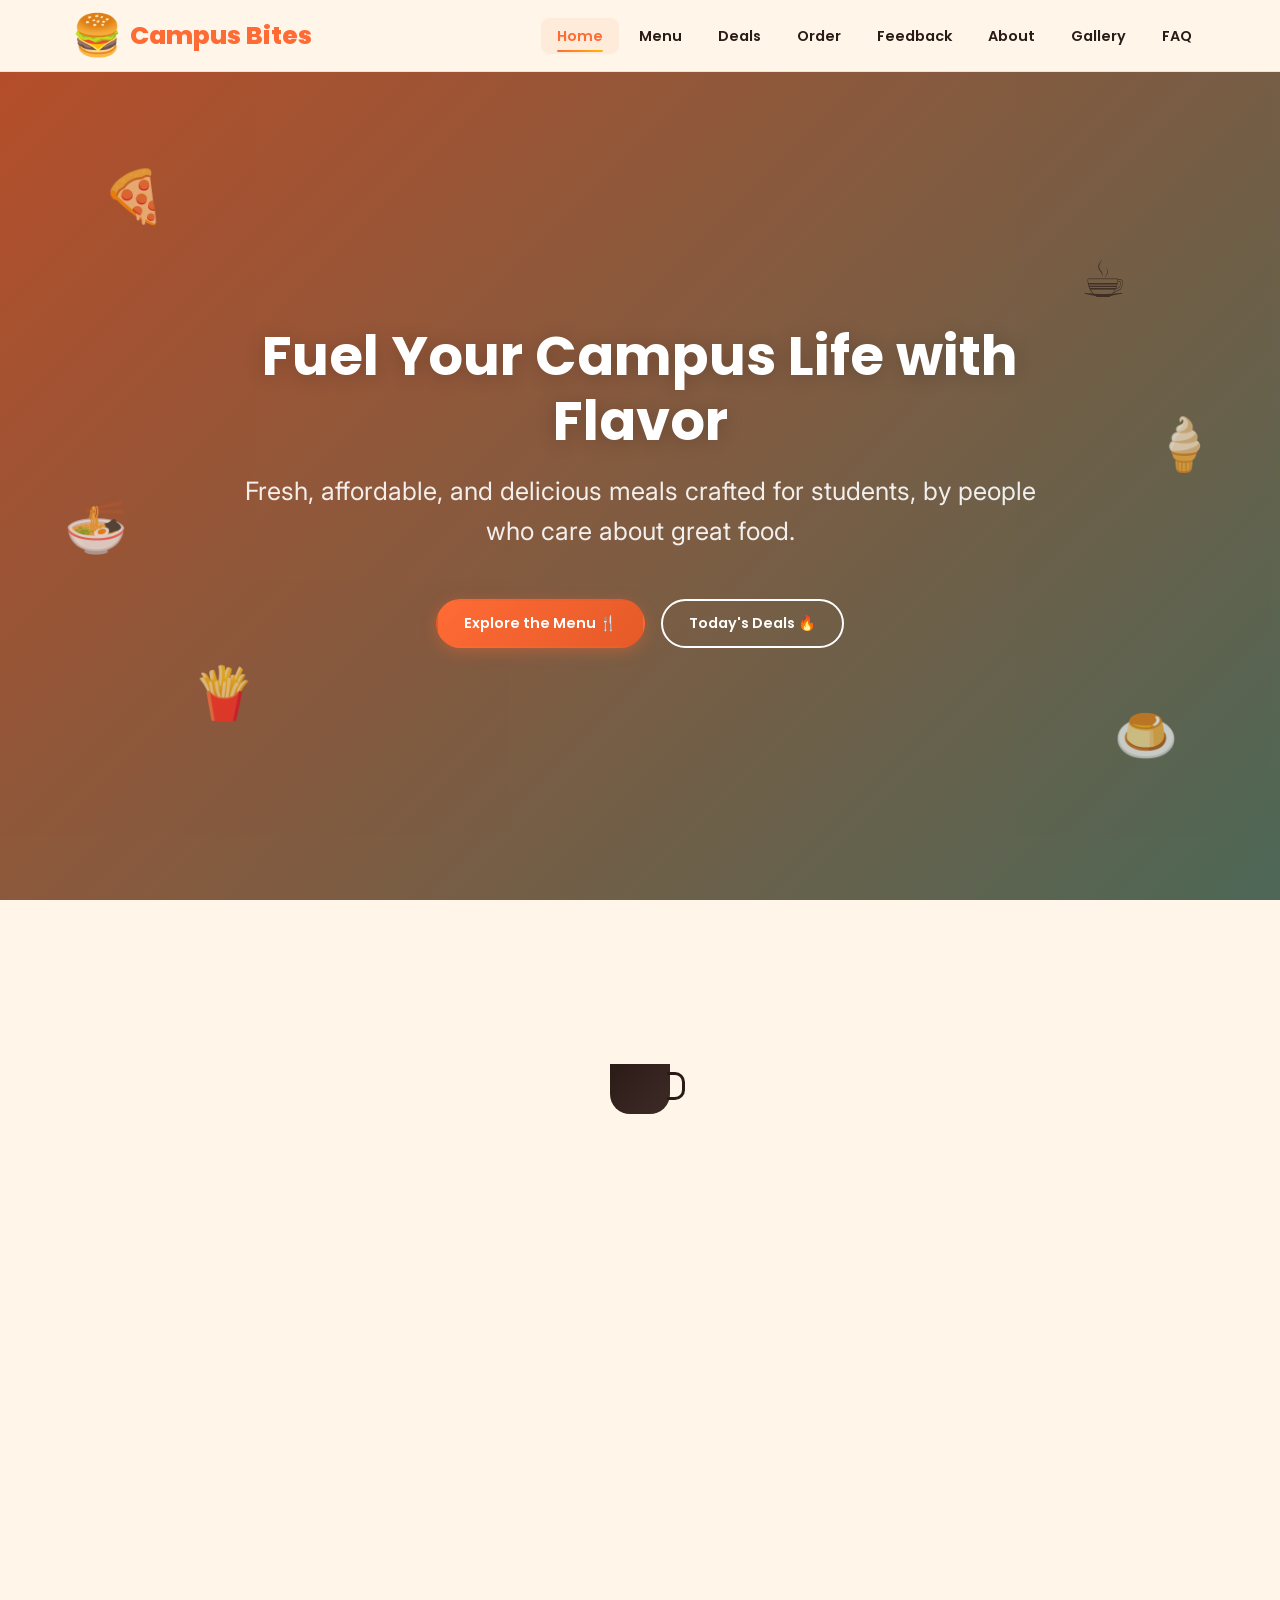
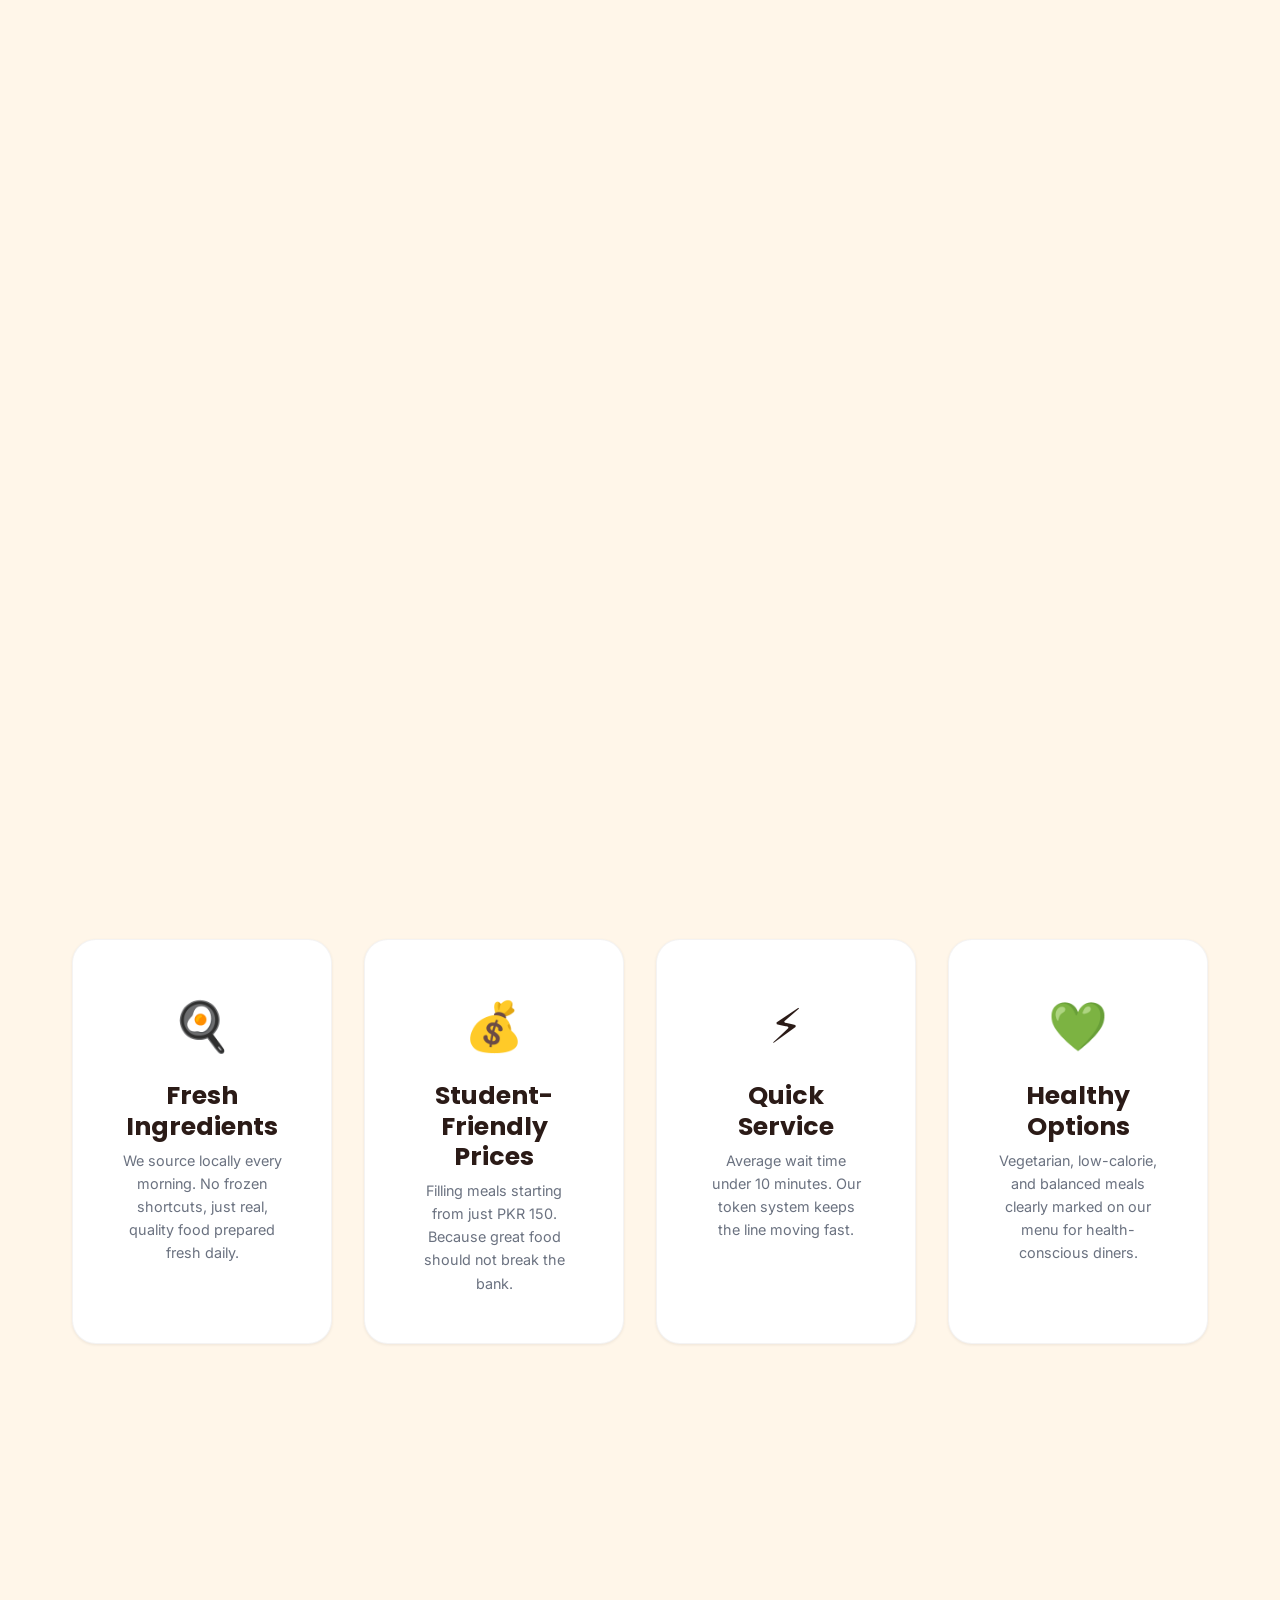
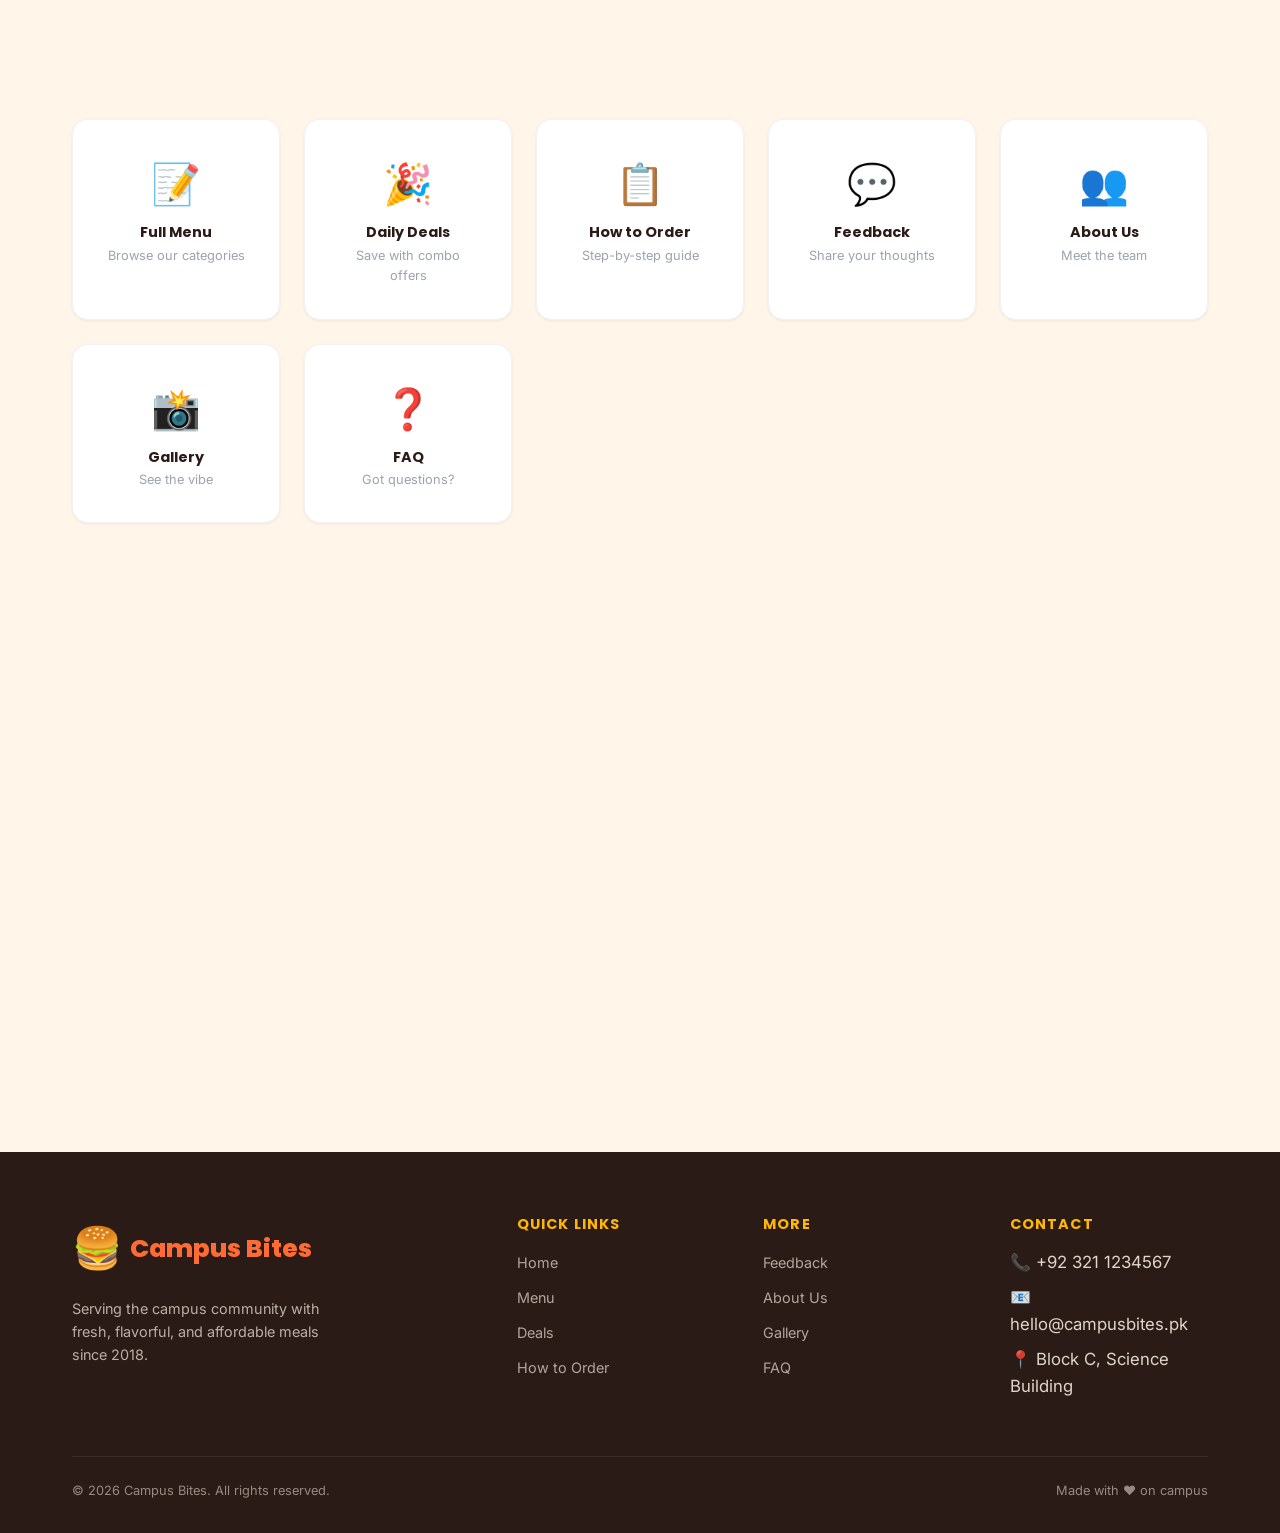
<file: src/index.html>
<!DOCTYPE html>
<html lang="en">
<head>
  <meta charset="UTF-8">
  <meta name="viewport" content="width=device-width, initial-scale=1.0">
  <meta name="description" content="Campus Bites - Your favorite university cafeteria serving fresh, affordable, and delicious meals on campus. Visit us at Block C, Science Building.">
  <title>Campus Bites - Home</title>
  <link rel="preconnect" href="https://fonts.googleapis.com">
  <link rel="preconnect" href="https://fonts.gstatic.com" crossorigin>
  <link href="https://fonts.googleapis.com/css2?family=Poppins:wght@400;600;700;800&family=Inter:wght@400;500;600&display=swap" rel="stylesheet">
  <link rel="stylesheet" href="../styles/style.css">
</head>
<body>

  <!-- ===== HEADER ===== -->
  <header class="site-header">
    <div class="header-inner">
      <a href="index.html" class="logo" aria-label="Campus Bites Home">
        <span class="logo-icon" aria-hidden="true">&#127828;</span>
        Campus Bites
      </a>
      <input type="checkbox" id="nav-toggle" class="nav-toggle-checkbox" aria-label="Toggle navigation menu">
      <label for="nav-toggle" class="nav-toggle-label" aria-label="Open menu">
        <span></span>
      </label>
      <nav class="main-nav" aria-label="Main navigation">
        <ul class="nav-list">
          <li><a href="index.html" class="nav-link" aria-current="page">Home</a></li>
          <li><a href="menu.html" class="nav-link">Menu</a></li>
          <li><a href="deals.html" class="nav-link">Deals</a></li>
          <li><a href="order.html" class="nav-link">Order</a></li>
          <li><a href="feedback.html" class="nav-link">Feedback</a></li>
          <li><a href="about.html" class="nav-link">About</a></li>
          <li><a href="gallery.html" class="nav-link">Gallery</a></li>
          <li><a href="faq.html" class="nav-link">FAQ</a></li>
        </ul>
      </nav>
    </div>
  </header>

  <!-- ===== MAIN CONTENT ===== -->
  <main>

    <!-- Hero -->
    <section class="home-hero" aria-label="Welcome hero">
      <span class="home-float" aria-hidden="true">&#127829;</span>
      <span class="home-float" aria-hidden="true">&#9749;</span>
      <span class="home-float" aria-hidden="true">&#127839;</span>
      <span class="home-float" aria-hidden="true">&#127854;</span>
      <span class="home-float" aria-hidden="true">&#127836;</span>
      <span class="home-float" aria-hidden="true">&#127846;</span>

      <div class="home-hero-content">
        <h1 class="home-hero-title">Fuel Your Campus Life with Flavor</h1>
        <p class="home-hero-subtitle">Fresh, affordable, and delicious meals crafted for students, by people who care about great food.</p>
        <div class="home-hero-buttons">
          <a href="menu.html" class="btn btn-primary">Explore the Menu &#127860;</a>
          <a href="deals.html" class="btn btn-secondary" style="border-color: #fff; color: #fff;">Today's Deals &#128293;</a>
        </div>
      </div>
    </section>

    <!-- Coffee Cup Animation -->
    <section class="section" aria-label="Introduction">
      <div class="container">
        <div class="home-coffee-wrap" aria-label="Steaming coffee cup illustration">
          <div class="home-coffee">
            <div class="home-coffee-steam" aria-hidden="true"></div>
            <div class="home-coffee-steam" aria-hidden="true"></div>
            <div class="home-coffee-steam" aria-hidden="true"></div>
            <div class="home-coffee-cup"></div>
          </div>
        </div>
        <div class="home-intro scroll-reveal">
          <h2 class="section-title">Welcome to Campus Bites</h2>
          <p>We are more than just a cafeteria. Campus Bites is the heart of campus dining, where students gather to enjoy hearty breakfasts, sizzling fast food, wholesome main courses, and refreshing beverages. Whether you are grabbing a quick bite between lectures or sitting down for a full meal with friends, we have got you covered.</p>
        </div>
      </div>
    </section>

    <!-- Location and Hours -->
    <section class="section" aria-label="Location and opening hours">
      <div class="container">
        <h2 class="section-title scroll-reveal">Find Us and Visit</h2>
        <p class="section-subtitle scroll-reveal">Conveniently located right in the heart of campus</p>

        <div class="home-info-grid">
          <div class="home-info-card scroll-reveal reveal-delay-1">
            <h3>&#128205; Our Location</h3>
            <div class="home-location-detail">
              <span>&#127963;</span>
              <div>
                <strong>Block C, Ground Floor</strong>
                <p style="margin-bottom:0; color: var(--color-gray-500); font-size: var(--fs-sm);">Science Building, National University of Technology</p>
              </div>
            </div>
            <div class="home-location-detail">
              <span>&#128204;</span>
              <div>
                <strong>Near the Main Auditorium</strong>
                <p style="margin-bottom:0; color: var(--color-gray-500); font-size: var(--fs-sm);">Look for the orange Campus Bites sign at the entrance</p>
              </div>
            </div>
            <div class="home-location-detail">
              <span>&#128222;</span>
              <div>
                <strong>+92 321 1234567</strong>
                <p style="margin-bottom:0; color: var(--color-gray-500); font-size: var(--fs-sm);">Call or WhatsApp for queries</p>
              </div>
            </div>
          </div>

          <div class="home-info-card scroll-reveal reveal-delay-2">
            <h3>&#128344; Opening Hours</h3>
            <table class="home-hours-table" aria-label="Weekly opening hours">
              <tr><td>Monday - Friday</td><td>7:30 AM - 9:00 PM</td></tr>
              <tr><td>Saturday</td><td>9:00 AM - 6:00 PM</td></tr>
              <tr><td>Sunday</td><td>10:00 AM - 4:00 PM</td></tr>
              <tr><td>Exam Week</td><td>7:00 AM - 11:00 PM</td></tr>
              <tr><td>Public Holidays</td><td>Closed</td></tr>
            </table>
          </div>
        </div>
      </div>
    </section>

    <!-- Why Choose Us -->
    <section class="section" aria-label="Why choose us">
      <div class="container">
        <h2 class="section-title scroll-reveal">Why Choose Campus Bites?</h2>
        <p class="section-subtitle scroll-reveal">Here is what makes us the top choice on campus</p>

        <div class="home-features-grid">
          <article class="home-feature-card reveal reveal-delay-1">
            <span class="home-feature-icon" aria-hidden="true">&#127859;</span>
            <h4>Fresh Ingredients</h4>
            <p>We source locally every morning. No frozen shortcuts, just real, quality food prepared fresh daily.</p>
          </article>
          <article class="home-feature-card reveal reveal-delay-2">
            <span class="home-feature-icon" aria-hidden="true">&#128176;</span>
            <h4>Student-Friendly Prices</h4>
            <p>Filling meals starting from just PKR 150. Because great food should not break the bank.</p>
          </article>
          <article class="home-feature-card reveal reveal-delay-3">
            <span class="home-feature-icon" aria-hidden="true">&#9889;</span>
            <h4>Quick Service</h4>
            <p>Average wait time under 10 minutes. Our token system keeps the line moving fast.</p>
          </article>
          <article class="home-feature-card reveal reveal-delay-4">
            <span class="home-feature-icon" aria-hidden="true">&#128154;</span>
            <h4>Healthy Options</h4>
            <p>Vegetarian, low-calorie, and balanced meals clearly marked on our menu for health-conscious diners.</p>
          </article>
        </div>
      </div>
    </section>

    <!-- Page Preview Strip -->
    <section class="section" aria-label="Explore our pages">
      <div class="container">
        <h2 class="section-title scroll-reveal">Explore Campus Bites</h2>
        <p class="section-subtitle scroll-reveal">Everything you need, all in one place</p>

        <div class="home-pages-grid">
          <a href="menu.html" class="home-page-link reveal reveal-delay-1">
            <span class="home-page-link-icon" aria-hidden="true">&#128221;</span>
            <h4>Full Menu</h4>
            <p>Browse our categories</p>
          </a>
          <a href="deals.html" class="home-page-link reveal reveal-delay-2">
            <span class="home-page-link-icon" aria-hidden="true">&#127881;</span>
            <h4>Daily Deals</h4>
            <p>Save with combo offers</p>
          </a>
          <a href="order.html" class="home-page-link reveal reveal-delay-3">
            <span class="home-page-link-icon" aria-hidden="true">&#128203;</span>
            <h4>How to Order</h4>
            <p>Step-by-step guide</p>
          </a>
          <a href="feedback.html" class="home-page-link reveal reveal-delay-4">
            <span class="home-page-link-icon" aria-hidden="true">&#128172;</span>
            <h4>Feedback</h4>
            <p>Share your thoughts</p>
          </a>
          <a href="about.html" class="home-page-link reveal reveal-delay-5">
            <span class="home-page-link-icon" aria-hidden="true">&#128101;</span>
            <h4>About Us</h4>
            <p>Meet the team</p>
          </a>
          <a href="gallery.html" class="home-page-link reveal reveal-delay-6">
            <span class="home-page-link-icon" aria-hidden="true">&#128248;</span>
            <h4>Gallery</h4>
            <p>See the vibe</p>
          </a>
          <a href="faq.html" class="home-page-link reveal reveal-delay-1">
            <span class="home-page-link-icon" aria-hidden="true">&#10067;</span>
            <h4>FAQ</h4>
            <p>Got questions?</p>
          </a>
        </div>
      </div>
    </section>

    <!-- Closing CTA -->
    <section class="section" aria-label="Call to action">
      <div class="container">
        <div class="home-cta-section scroll-reveal">
          <h2>Hungry Yet?</h2>
          <p>Come grab your next meal at Campus Bites. We are ready to serve you something delicious.</p>
          <a href="menu.html" class="btn btn-primary" style="background: #fff; color: var(--color-primary); box-shadow: 0 4px 15px rgba(0,0,0,0.15);">View Full Menu &#127860;</a>
        </div>
      </div>
    </section>

  </main>

  <!-- ===== FOOTER ===== -->
  <footer class="site-footer">
    <div class="footer-inner">
      <div class="footer-grid">
        <div class="footer-brand">
          <a href="index.html" class="logo" aria-label="Campus Bites Home">
            <span class="logo-icon" aria-hidden="true">&#127828;</span>
            Campus Bites
          </a>
          <p>Serving the campus community with fresh, flavorful, and affordable meals since 2018.</p>
        </div>
        <div>
          <h4 class="footer-heading">Quick Links</h4>
          <ul class="footer-links">
            <li><a href="index.html">Home</a></li>
            <li><a href="menu.html">Menu</a></li>
            <li><a href="deals.html">Deals</a></li>
            <li><a href="order.html">How to Order</a></li>
          </ul>
        </div>
        <div>
          <h4 class="footer-heading">More</h4>
          <ul class="footer-links">
            <li><a href="feedback.html">Feedback</a></li>
            <li><a href="about.html">About Us</a></li>
            <li><a href="gallery.html">Gallery</a></li>
            <li><a href="faq.html">FAQ</a></li>
          </ul>
        </div>
        <div>
          <h4 class="footer-heading">Contact</h4>
          <ul class="footer-links">
            <li>&#128222; +92 321 1234567</li>
            <li>&#128231; hello@campusbites.pk</li>
            <li>&#128205; Block C, Science Building</li>
          </ul>
        </div>
      </div>
      <div class="footer-bottom">
        <span>&copy; 2026 Campus Bites. All rights reserved.</span>
        <span>Made with &#10084;&#65039; on campus</span>
      </div>
    </div>
  </footer>

</body>
</html>
</file>
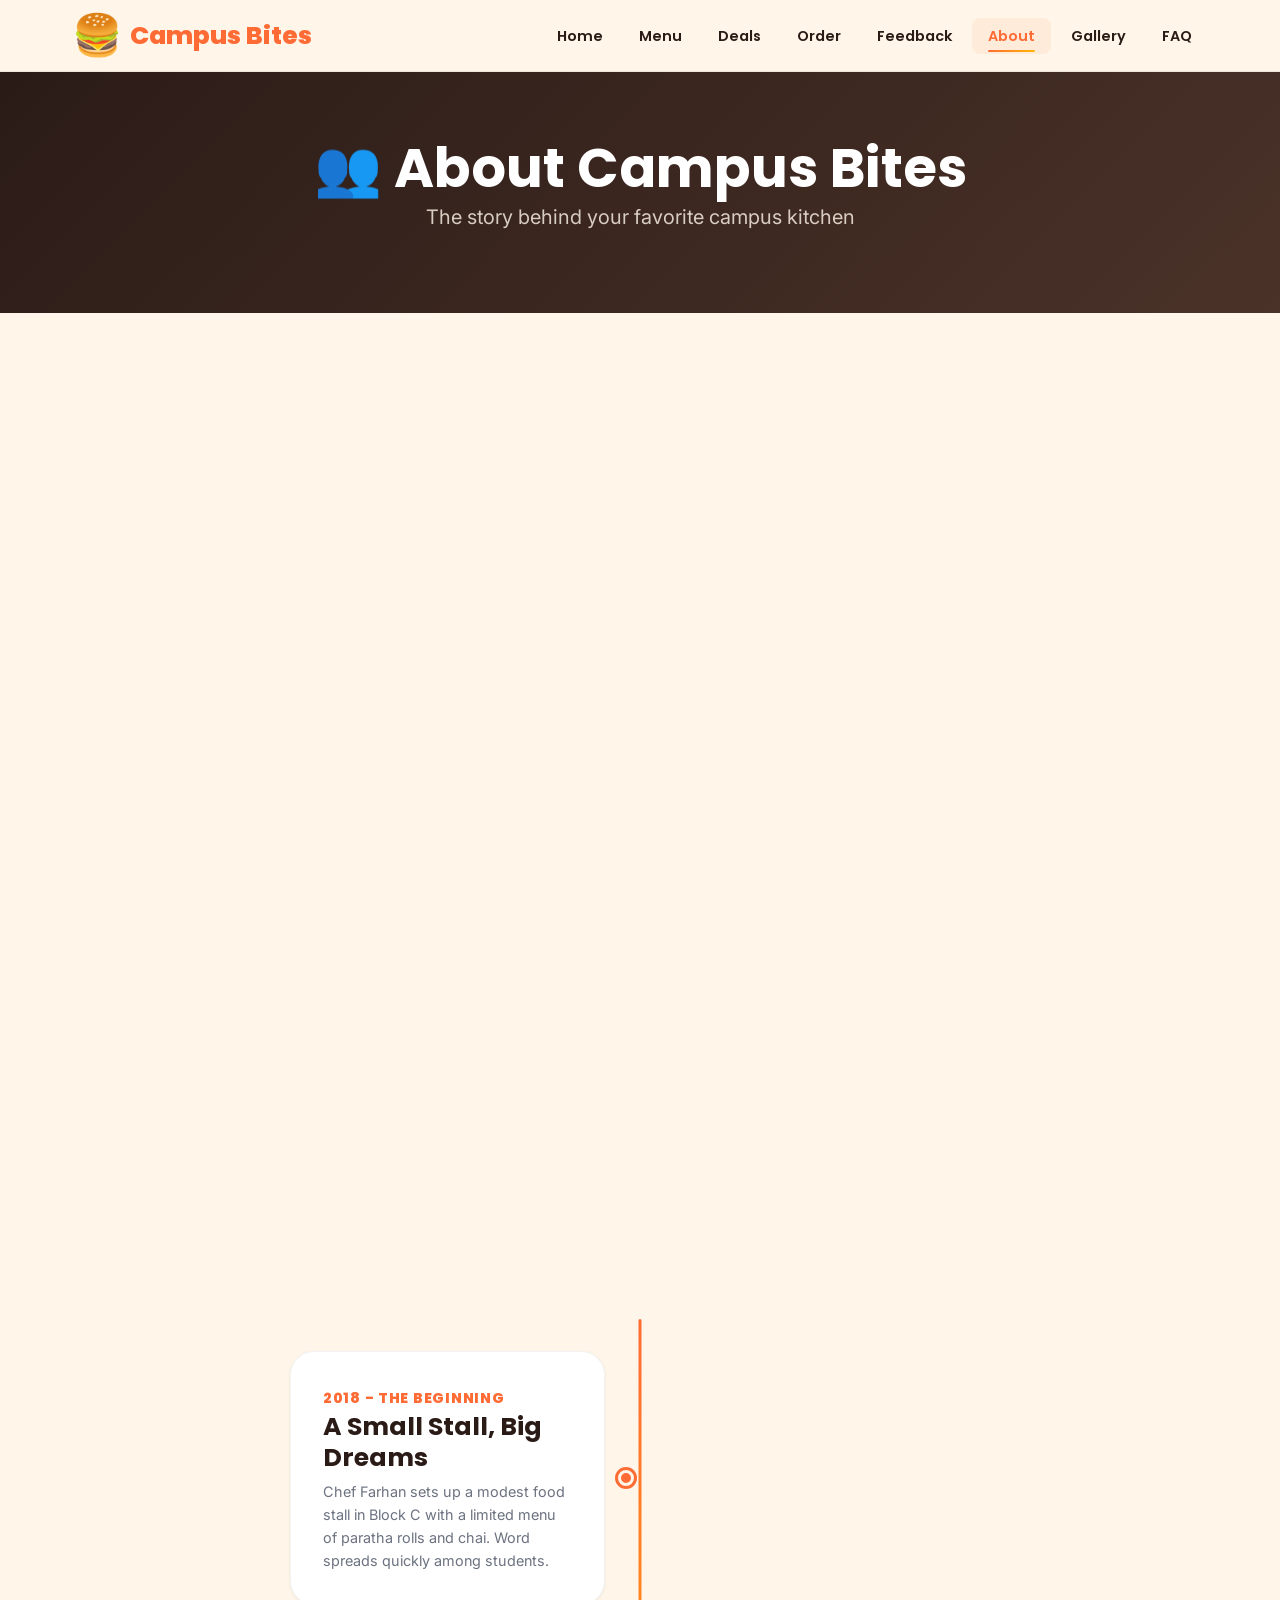
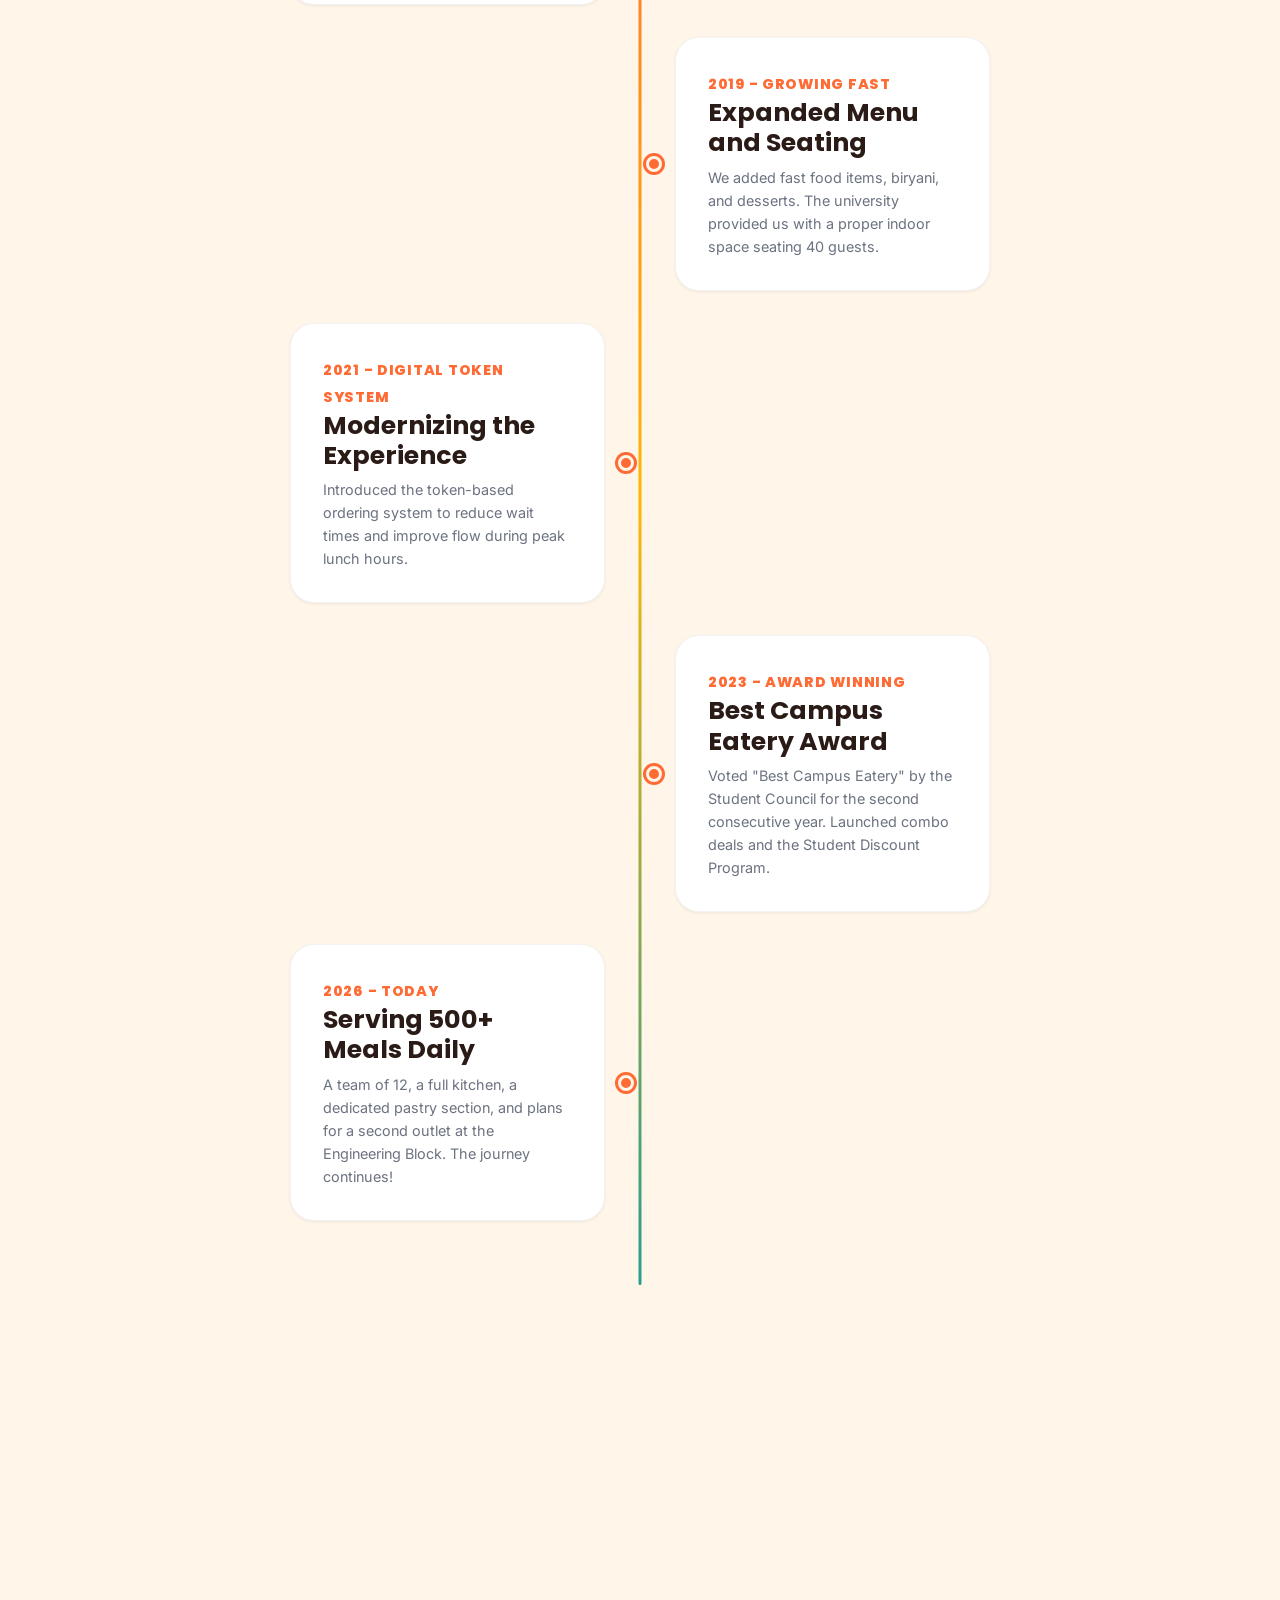
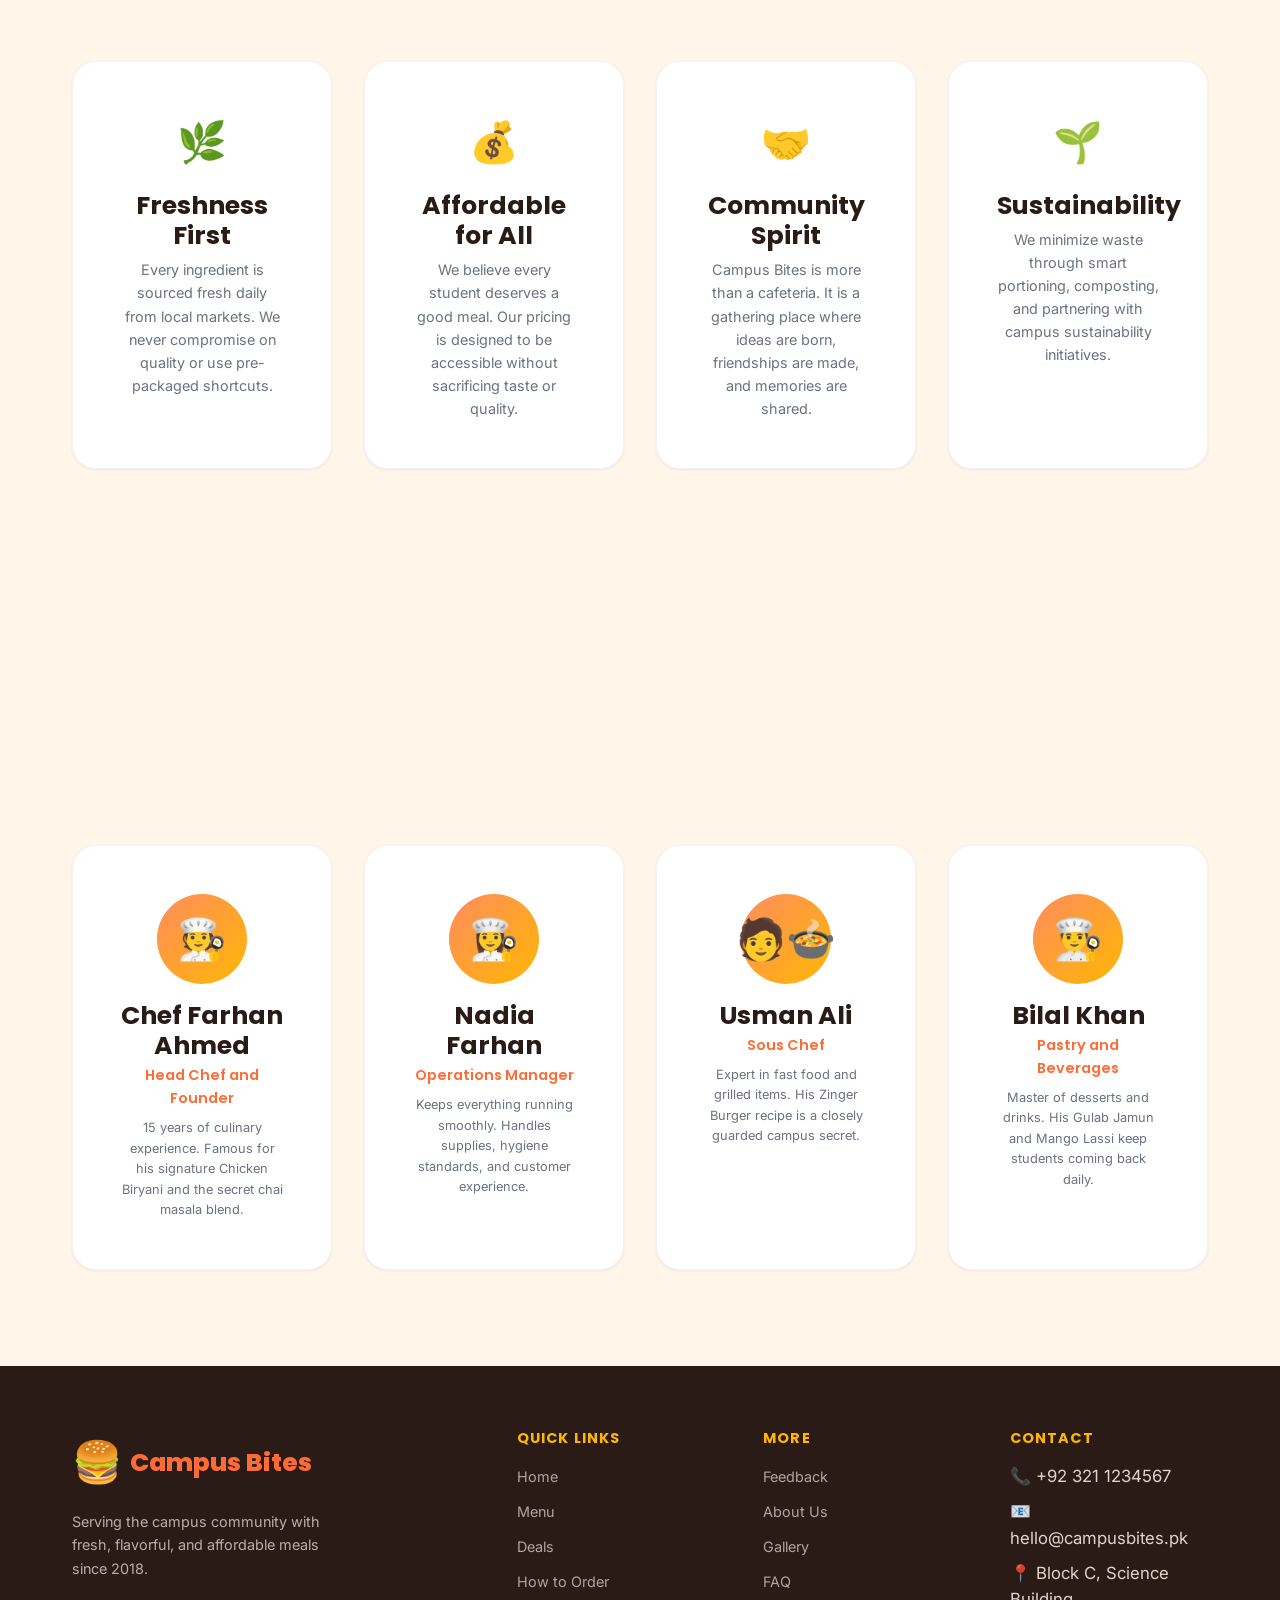
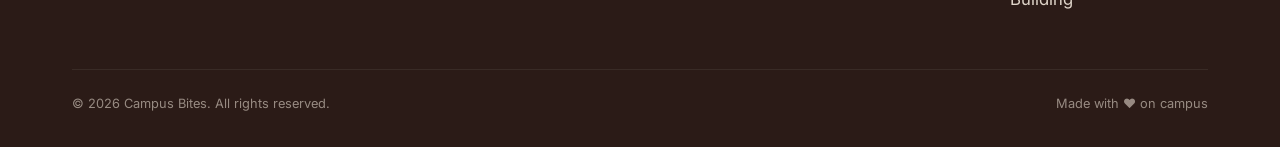
<file: src/about.html>
<!DOCTYPE html>
<html lang="en">
<head>
  <meta charset="UTF-8">
  <meta name="viewport" content="width=device-width, initial-scale=1.0">
  <meta name="description" content="About Campus Bites - Our story, mission, values, and the kitchen team that makes it all happen.">
  <title>About Us - Campus Bites</title>
  <link rel="preconnect" href="https://fonts.googleapis.com">
  <link rel="preconnect" href="https://fonts.gstatic.com" crossorigin>
  <link href="https://fonts.googleapis.com/css2?family=Poppins:wght@400;600;700;800&family=Inter:wght@400;500;600&display=swap" rel="stylesheet">
  <link rel="stylesheet" href="../styles/style.css">
</head>
<body>

  <!-- ===== HEADER ===== -->
  <header class="site-header">
    <div class="header-inner">
      <a href="index.html" class="logo" aria-label="Campus Bites Home">
        <span class="logo-icon" aria-hidden="true">&#127828;</span>
        Campus Bites
      </a>
      <input type="checkbox" id="nav-toggle" class="nav-toggle-checkbox" aria-label="Toggle navigation menu">
      <label for="nav-toggle" class="nav-toggle-label" aria-label="Open menu">
        <span></span>
      </label>
      <nav class="main-nav" aria-label="Main navigation">
        <ul class="nav-list">
          <li><a href="index.html" class="nav-link">Home</a></li>
          <li><a href="menu.html" class="nav-link">Menu</a></li>
          <li><a href="deals.html" class="nav-link">Deals</a></li>
          <li><a href="order.html" class="nav-link">Order</a></li>
          <li><a href="feedback.html" class="nav-link">Feedback</a></li>
          <li><a href="about.html" class="nav-link" aria-current="page">About</a></li>
          <li><a href="gallery.html" class="nav-link">Gallery</a></li>
          <li><a href="faq.html" class="nav-link">FAQ</a></li>
        </ul>
      </nav>
    </div>
  </header>

  <!-- ===== MAIN CONTENT ===== -->
  <main>

    <!-- Hero -->
    <section class="about-hero" aria-label="About page hero">
      <div class="container">
        <h1>&#128101; About Campus Bites</h1>
        <p>The story behind your favorite campus kitchen</p>
      </div>
    </section>

    <!-- Our Story -->
    <section class="section" aria-label="Our story">
      <div class="container">
        <div class="about-story scroll-reveal">
          <span class="about-story-emoji" aria-hidden="true">&#127859;</span>
          <h2 class="section-title">Our Story</h2>
          <p>Campus Bites started in 2018 as a small food stall in the corner of Block C at the National University of Technology. Founded by Chef Farhan and his wife Nadia, the idea was simple: serve honest, home-style food at prices that students could actually afford. What started as a two-person operation with a single paratha griddle and a chai pot has grown into the most loved dining spot on campus.</p>
          <p>Today, we serve over 500 meals daily across four food categories, and our Doodh Patti Chai has become legendary. But our core values remain the same: fresh ingredients, generous portions, and a warm smile with every order.</p>
        </div>
      </div>
    </section>

    <!-- Timeline -->
    <section class="section" aria-label="Our journey timeline">
      <div class="container">
        <h2 class="section-title scroll-reveal">Our Journey</h2>
        <p class="section-subtitle scroll-reveal">From a humble stall to the heart of campus dining</p>

        <div class="about-timeline">
          <article class="about-timeline-item">
            <div class="about-timeline-dot"></div>
            <span class="about-timeline-year">2018 - The Beginning</span>
            <h4>A Small Stall, Big Dreams</h4>
            <p>Chef Farhan sets up a modest food stall in Block C with a limited menu of paratha rolls and chai. Word spreads quickly among students.</p>
          </article>

          <article class="about-timeline-item">
            <div class="about-timeline-dot"></div>
            <span class="about-timeline-year">2019 - Growing Fast</span>
            <h4>Expanded Menu and Seating</h4>
            <p>We added fast food items, biryani, and desserts. The university provided us with a proper indoor space seating 40 guests.</p>
          </article>

          <article class="about-timeline-item">
            <div class="about-timeline-dot"></div>
            <span class="about-timeline-year">2021 - Digital Token System</span>
            <h4>Modernizing the Experience</h4>
            <p>Introduced the token-based ordering system to reduce wait times and improve flow during peak lunch hours.</p>
          </article>

          <article class="about-timeline-item">
            <div class="about-timeline-dot"></div>
            <span class="about-timeline-year">2023 - Award Winning</span>
            <h4>Best Campus Eatery Award</h4>
            <p>Voted "Best Campus Eatery" by the Student Council for the second consecutive year. Launched combo deals and the Student Discount Program.</p>
          </article>

          <article class="about-timeline-item">
            <div class="about-timeline-dot"></div>
            <span class="about-timeline-year">2026 - Today</span>
            <h4>Serving 500+ Meals Daily</h4>
            <p>A team of 12, a full kitchen, a dedicated pastry section, and plans for a second outlet at the Engineering Block. The journey continues!</p>
          </article>
        </div>
      </div>
    </section>

    <!-- Mission and Values -->
    <section class="section" aria-label="Mission and values">
      <div class="container">
        <h2 class="section-title scroll-reveal">Mission and Values</h2>
        <p class="section-subtitle scroll-reveal">What drives us every single day</p>

        <div class="about-values-grid">
          <article class="about-value-card reveal reveal-delay-1">
            <span class="about-value-icon" aria-hidden="true">&#127807;</span>
            <h4>Freshness First</h4>
            <p>Every ingredient is sourced fresh daily from local markets. We never compromise on quality or use pre-packaged shortcuts.</p>
          </article>

          <article class="about-value-card reveal reveal-delay-2">
            <span class="about-value-icon" aria-hidden="true">&#128176;</span>
            <h4>Affordable for All</h4>
            <p>We believe every student deserves a good meal. Our pricing is designed to be accessible without sacrificing taste or quality.</p>
          </article>

          <article class="about-value-card reveal reveal-delay-3">
            <span class="about-value-icon" aria-hidden="true">&#129309;</span>
            <h4>Community Spirit</h4>
            <p>Campus Bites is more than a cafeteria. It is a gathering place where ideas are born, friendships are made, and memories are shared.</p>
          </article>

          <article class="about-value-card reveal reveal-delay-4">
            <span class="about-value-icon" aria-hidden="true">&#127793;</span>
            <h4>Sustainability</h4>
            <p>We minimize waste through smart portioning, composting, and partnering with campus sustainability initiatives.</p>
          </article>
        </div>
      </div>
    </section>

    <!-- Meet the Team -->
    <section class="section" aria-label="Meet the kitchen team">
      <div class="container">
        <h2 class="section-title scroll-reveal">Meet the Kitchen Team</h2>
        <p class="section-subtitle scroll-reveal">The talented folks behind every delicious meal</p>

        <div class="about-team-grid">
          <article class="about-chef reveal reveal-delay-1">
            <div class="about-chef-avatar" aria-hidden="true">&#129489;&#8205;&#127859;</div>
            <h4>Chef Farhan Ahmed</h4>
            <p class="about-chef-role">Head Chef and Founder</p>
            <p>15 years of culinary experience. Famous for his signature Chicken Biryani and the secret chai masala blend.</p>
          </article>

          <article class="about-chef reveal reveal-delay-2">
            <div class="about-chef-avatar" aria-hidden="true">&#128105;&#8205;&#127859;</div>
            <h4>Nadia Farhan</h4>
            <p class="about-chef-role">Operations Manager</p>
            <p>Keeps everything running smoothly. Handles supplies, hygiene standards, and customer experience.</p>
          </article>

          <article class="about-chef reveal reveal-delay-3">
            <div class="about-chef-avatar" aria-hidden="true">&#129489;&#8205;&#127858;</div>
            <h4>Usman Ali</h4>
            <p class="about-chef-role">Sous Chef</p>
            <p>Expert in fast food and grilled items. His Zinger Burger recipe is a closely guarded campus secret.</p>
          </article>

          <article class="about-chef reveal reveal-delay-4">
            <div class="about-chef-avatar" aria-hidden="true">&#128104;&#8205;&#127859;</div>
            <h4>Bilal Khan</h4>
            <p class="about-chef-role">Pastry and Beverages</p>
            <p>Master of desserts and drinks. His Gulab Jamun and Mango Lassi keep students coming back daily.</p>
          </article>
        </div>
      </div>
    </section>

  </main>

  <!-- ===== FOOTER ===== -->
  <footer class="site-footer">
    <div class="footer-inner">
      <div class="footer-grid">
        <div class="footer-brand">
          <a href="index.html" class="logo" aria-label="Campus Bites Home">
            <span class="logo-icon" aria-hidden="true">&#127828;</span>
            Campus Bites
          </a>
          <p>Serving the campus community with fresh, flavorful, and affordable meals since 2018.</p>
        </div>
        <div>
          <h4 class="footer-heading">Quick Links</h4>
          <ul class="footer-links">
            <li><a href="index.html">Home</a></li>
            <li><a href="menu.html">Menu</a></li>
            <li><a href="deals.html">Deals</a></li>
            <li><a href="order.html">How to Order</a></li>
          </ul>
        </div>
        <div>
          <h4 class="footer-heading">More</h4>
          <ul class="footer-links">
            <li><a href="feedback.html">Feedback</a></li>
            <li><a href="about.html">About Us</a></li>
            <li><a href="gallery.html">Gallery</a></li>
            <li><a href="faq.html">FAQ</a></li>
          </ul>
        </div>
        <div>
          <h4 class="footer-heading">Contact</h4>
          <ul class="footer-links">
            <li>&#128222; +92 321 1234567</li>
            <li>&#128231; hello@campusbites.pk</li>
            <li>&#128205; Block C, Science Building</li>
          </ul>
        </div>
      </div>
      <div class="footer-bottom">
        <span>&copy; 2026 Campus Bites. All rights reserved.</span>
        <span>Made with &#10084;&#65039; on campus</span>
      </div>
    </div>
  </footer>

</body>
</html>
</file>
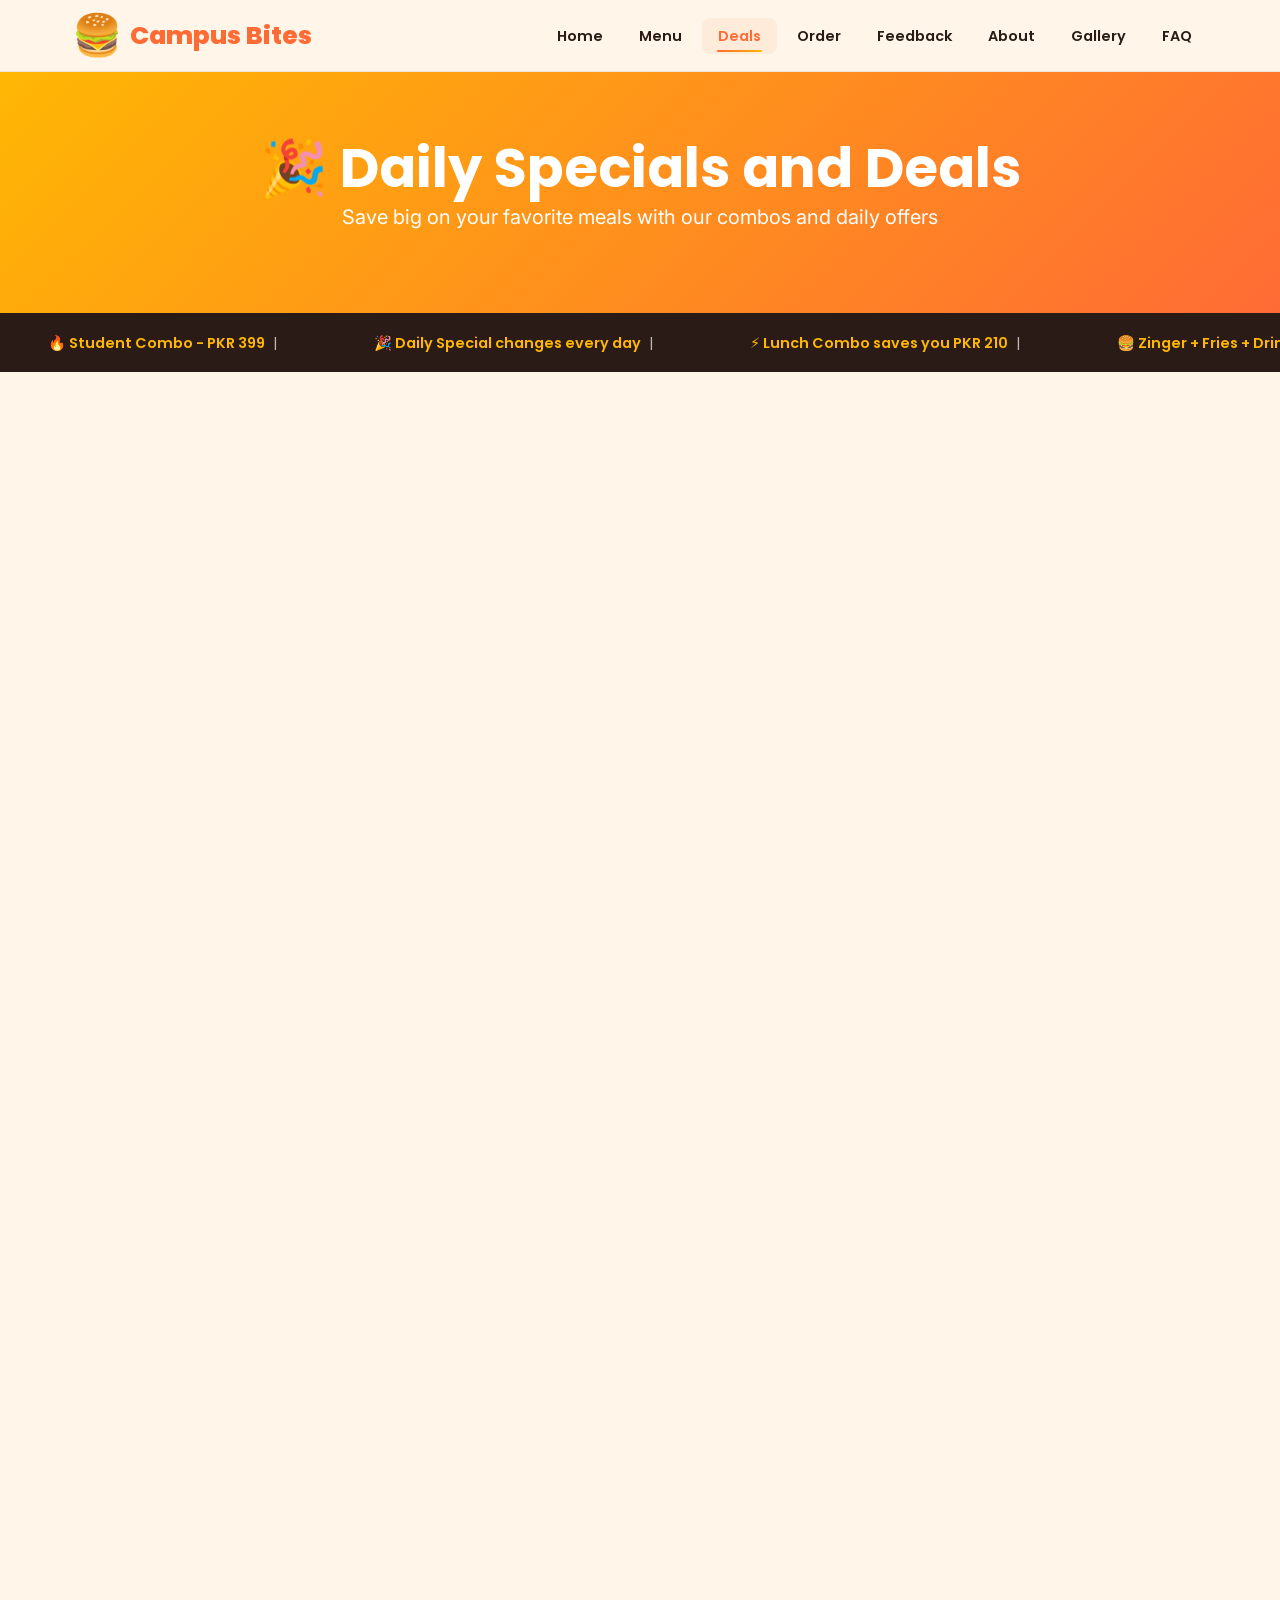
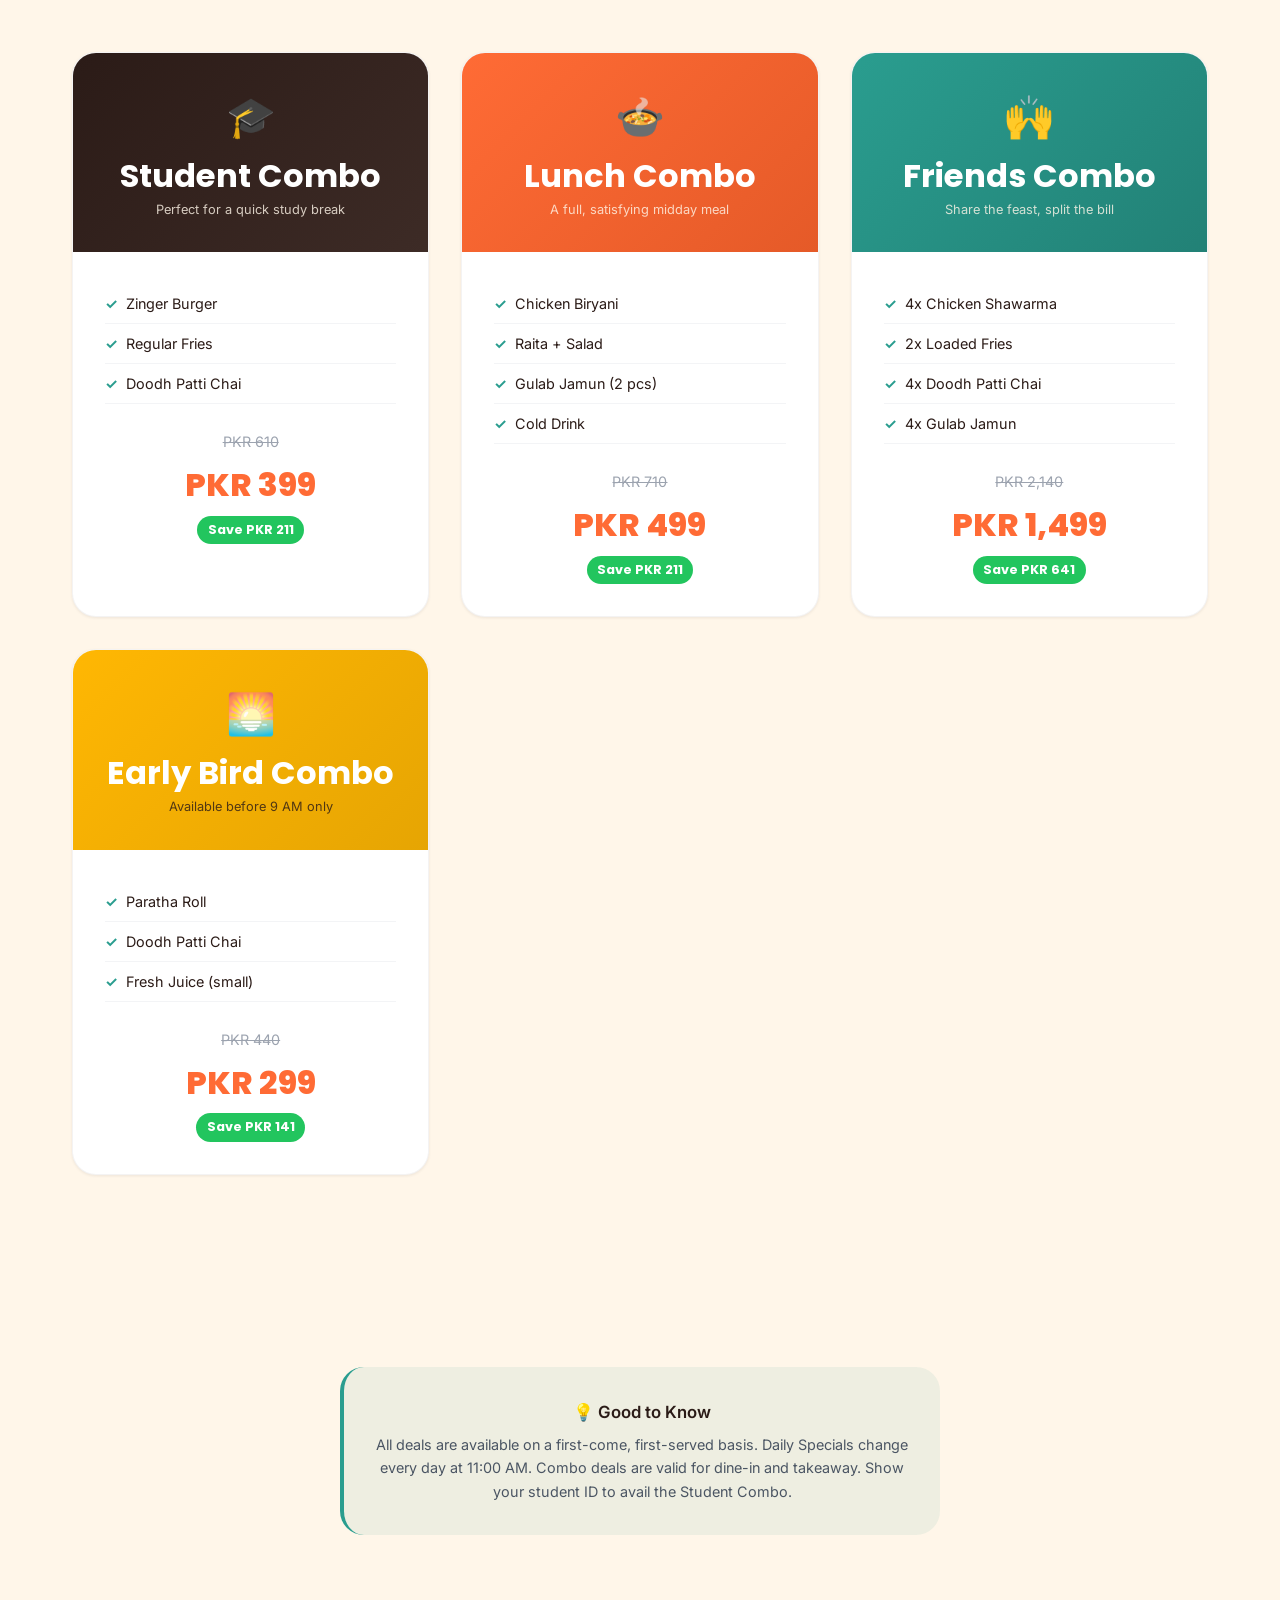
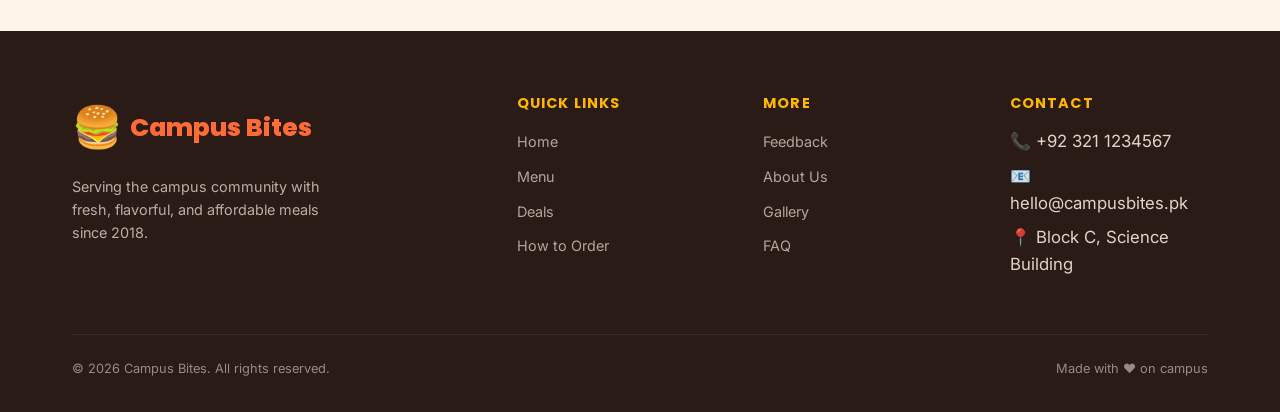
<file: src/deals.html>
<!DOCTYPE html>
<html lang="en">
<head>
  <meta charset="UTF-8">
  <meta name="viewport" content="width=device-width, initial-scale=1.0">
  <meta name="description" content="Campus Bites Daily Specials and Deals - Student combos, lunch deals, and daily specials at unbeatable prices in PKR.">
  <title>Deals - Campus Bites</title>
  <link rel="preconnect" href="https://fonts.googleapis.com">
  <link rel="preconnect" href="https://fonts.gstatic.com" crossorigin>
  <link href="https://fonts.googleapis.com/css2?family=Poppins:wght@400;600;700;800&family=Inter:wght@400;500;600&display=swap" rel="stylesheet">
  <link rel="stylesheet" href="../styles/style.css">
</head>
<body>

  <!-- ===== HEADER ===== -->
  <header class="site-header">
    <div class="header-inner">
      <a href="index.html" class="logo" aria-label="Campus Bites Home">
        <span class="logo-icon" aria-hidden="true">&#127828;</span>
        Campus Bites
      </a>
      <input type="checkbox" id="nav-toggle" class="nav-toggle-checkbox" aria-label="Toggle navigation menu">
      <label for="nav-toggle" class="nav-toggle-label" aria-label="Open menu">
        <span></span>
      </label>
      <nav class="main-nav" aria-label="Main navigation">
        <ul class="nav-list">
          <li><a href="index.html" class="nav-link">Home</a></li>
          <li><a href="menu.html" class="nav-link">Menu</a></li>
          <li><a href="deals.html" class="nav-link" aria-current="page">Deals</a></li>
          <li><a href="order.html" class="nav-link">Order</a></li>
          <li><a href="feedback.html" class="nav-link">Feedback</a></li>
          <li><a href="about.html" class="nav-link">About</a></li>
          <li><a href="gallery.html" class="nav-link">Gallery</a></li>
          <li><a href="faq.html" class="nav-link">FAQ</a></li>
        </ul>
      </nav>
    </div>
  </header>

  <!-- ===== MAIN CONTENT ===== -->
  <main>

    <!-- Hero -->
    <section class="deals-hero" aria-label="Deals page hero">
      <div class="container">
        <h1>&#127881; Daily Specials and Deals</h1>
        <p>Save big on your favorite meals with our combos and daily offers</p>
      </div>
    </section>

    <!-- Marquee Ticker -->
    <div class="deals-marquee" role="marquee" aria-label="Scrolling deals ticker">
      <div class="deals-marquee-track">
        <span class="deals-marquee-item">&#128293; Student Combo - PKR 399 <span>|</span></span>
        <span class="deals-marquee-item">&#127881; Daily Special changes every day <span>|</span></span>
        <span class="deals-marquee-item">&#9889; Lunch Combo saves you PKR 210 <span>|</span></span>
        <span class="deals-marquee-item">&#127828; Zinger + Fries + Drink = PKR 599 <span>|</span></span>
        <span class="deals-marquee-item">&#128176; Friends Combo feeds 4 for PKR 1,499 <span>|</span></span>
        <span class="deals-marquee-item">&#9749; Free chai with any breakfast order before 9 AM <span>|</span></span>
        <!-- Duplicate for seamless loop -->
        <span class="deals-marquee-item">&#128293; Student Combo - PKR 399 <span>|</span></span>
        <span class="deals-marquee-item">&#127881; Daily Special changes every day <span>|</span></span>
        <span class="deals-marquee-item">&#9889; Lunch Combo saves you PKR 210 <span>|</span></span>
        <span class="deals-marquee-item">&#127828; Zinger + Fries + Drink = PKR 599 <span>|</span></span>
        <span class="deals-marquee-item">&#128176; Friends Combo feeds 4 for PKR 1,499 <span>|</span></span>
        <span class="deals-marquee-item">&#9749; Free chai with any breakfast order before 9 AM <span>|</span></span>
      </div>
    </div>

    <!-- Daily Special -->
    <section class="section" aria-label="Today's daily special">
      <div class="container">
        <h2 class="section-title scroll-reveal">Today's Highlight</h2>
        <p class="section-subtitle scroll-reveal">Our chef's pick, available today only</p>

        <div class="deals-special scroll-reveal">
          <span class="deals-special-badge" aria-label="Today's special badge">&#11088; Today's Special</span>
          <span class="deals-special-emoji" aria-hidden="true">&#127835;</span>
          <h3>Mughlai Chicken Biryani Plate</h3>
          <p class="deals-special-desc">Aromatic long-grain rice with succulent chicken, boiled egg, raita, and a fresh salad. Topped with fried onions and served in our signature bowl.</p>
          <div>
            <span class="deals-special-price">PKR 320</span>
            <span class="deals-special-original">PKR 450</span>
          </div>
          <p style="color: var(--color-green); font-weight: 700; font-size: var(--fs-sm); margin-top: var(--space-md); margin-bottom: 0;">You save PKR 130!</p>
        </div>
      </div>
    </section>

    <!-- Combo Deals -->
    <section class="section" aria-label="Combo deals">
      <div class="container">
        <h2 class="section-title scroll-reveal">Combo Deals</h2>
        <p class="section-subtitle scroll-reveal">More food, more savings, more smiles</p>

        <div class="deals-combos-grid">

          <!-- Student Combo -->
          <article class="deals-combo reveal reveal-delay-1">
            <div class="deals-combo-header">
              <span class="deals-combo-emoji" aria-hidden="true">&#127891;</span>
              <h3>Student Combo</h3>
              <p style="font-size: var(--fs-xs); opacity: 0.8; margin-bottom: 0;">Perfect for a quick study break</p>
            </div>
            <div class="deals-combo-body">
              <ul class="deals-combo-list">
                <li>Zinger Burger</li>
                <li>Regular Fries</li>
                <li>Doodh Patti Chai</li>
              </ul>
              <div class="deals-combo-pricing">
                <span class="deals-combo-original">PKR 610</span>
                <span class="deals-combo-price">PKR 399</span>
                <span class="deals-combo-save">Save PKR 211</span>
              </div>
            </div>
          </article>

          <!-- Lunch Combo -->
          <article class="deals-combo reveal reveal-delay-2">
            <div class="deals-combo-header" style="background: linear-gradient(135deg, var(--color-primary), var(--color-primary-dark));">
              <span class="deals-combo-emoji" aria-hidden="true">&#127858;</span>
              <h3>Lunch Combo</h3>
              <p style="font-size: var(--fs-xs); opacity: 0.8; margin-bottom: 0;">A full, satisfying midday meal</p>
            </div>
            <div class="deals-combo-body">
              <ul class="deals-combo-list">
                <li>Chicken Biryani</li>
                <li>Raita + Salad</li>
                <li>Gulab Jamun (2 pcs)</li>
                <li>Cold Drink</li>
              </ul>
              <div class="deals-combo-pricing">
                <span class="deals-combo-original">PKR 710</span>
                <span class="deals-combo-price">PKR 499</span>
                <span class="deals-combo-save">Save PKR 211</span>
              </div>
            </div>
          </article>

          <!-- Friends Combo -->
          <article class="deals-combo reveal reveal-delay-3">
            <div class="deals-combo-header" style="background: linear-gradient(135deg, var(--color-green), var(--color-green-dark));">
              <span class="deals-combo-emoji" aria-hidden="true">&#128588;</span>
              <h3>Friends Combo</h3>
              <p style="font-size: var(--fs-xs); opacity: 0.8; margin-bottom: 0;">Share the feast, split the bill</p>
            </div>
            <div class="deals-combo-body">
              <ul class="deals-combo-list">
                <li>4x Chicken Shawarma</li>
                <li>2x Loaded Fries</li>
                <li>4x Doodh Patti Chai</li>
                <li>4x Gulab Jamun</li>
              </ul>
              <div class="deals-combo-pricing">
                <span class="deals-combo-original">PKR 2,140</span>
                <span class="deals-combo-price">PKR 1,499</span>
                <span class="deals-combo-save">Save PKR 641</span>
              </div>
            </div>
          </article>

          <!-- Breakfast Combo -->
          <article class="deals-combo reveal reveal-delay-4">
            <div class="deals-combo-header" style="background: linear-gradient(135deg, var(--color-amber), var(--color-amber-dark));">
              <span class="deals-combo-emoji" aria-hidden="true">&#127749;</span>
              <h3>Early Bird Combo</h3>
              <p style="font-size: var(--fs-xs); opacity: 0.8; color: var(--color-chocolate); margin-bottom: 0;">Available before 9 AM only</p>
            </div>
            <div class="deals-combo-body">
              <ul class="deals-combo-list">
                <li>Paratha Roll</li>
                <li>Doodh Patti Chai</li>
                <li>Fresh Juice (small)</li>
              </ul>
              <div class="deals-combo-pricing">
                <span class="deals-combo-original">PKR 440</span>
                <span class="deals-combo-price">PKR 299</span>
                <span class="deals-combo-save">Save PKR 141</span>
              </div>
            </div>
          </article>

        </div>
      </div>
    </section>

    <!-- Note -->
    <section class="section" aria-label="Deals note">
      <div class="container">
        <div style="text-align: center; max-width: 600px; margin: 0 auto; padding: var(--space-xl); background: rgba(42, 157, 143, 0.08); border-radius: var(--radius-lg); border-left: 4px solid var(--color-green);">
          <p style="margin-bottom: var(--space-sm); font-weight: 600;">&#128161; Good to Know</p>
          <p style="font-size: var(--fs-sm); color: var(--color-gray-600); margin-bottom: 0;">All deals are available on a first-come, first-served basis. Daily Specials change every day at 11:00 AM. Combo deals are valid for dine-in and takeaway. Show your student ID to avail the Student Combo.</p>
        </div>
      </div>
    </section>

  </main>

  <!-- ===== FOOTER ===== -->
  <footer class="site-footer">
    <div class="footer-inner">
      <div class="footer-grid">
        <div class="footer-brand">
          <a href="index.html" class="logo" aria-label="Campus Bites Home">
            <span class="logo-icon" aria-hidden="true">&#127828;</span>
            Campus Bites
          </a>
          <p>Serving the campus community with fresh, flavorful, and affordable meals since 2018.</p>
        </div>
        <div>
          <h4 class="footer-heading">Quick Links</h4>
          <ul class="footer-links">
            <li><a href="index.html">Home</a></li>
            <li><a href="menu.html">Menu</a></li>
            <li><a href="deals.html">Deals</a></li>
            <li><a href="order.html">How to Order</a></li>
          </ul>
        </div>
        <div>
          <h4 class="footer-heading">More</h4>
          <ul class="footer-links">
            <li><a href="feedback.html">Feedback</a></li>
            <li><a href="about.html">About Us</a></li>
            <li><a href="gallery.html">Gallery</a></li>
            <li><a href="faq.html">FAQ</a></li>
          </ul>
        </div>
        <div>
          <h4 class="footer-heading">Contact</h4>
          <ul class="footer-links">
            <li>&#128222; +92 321 1234567</li>
            <li>&#128231; hello@campusbites.pk</li>
            <li>&#128205; Block C, Science Building</li>
          </ul>
        </div>
      </div>
      <div class="footer-bottom">
        <span>&copy; 2026 Campus Bites. All rights reserved.</span>
        <span>Made with &#10084;&#65039; on campus</span>
      </div>
    </div>
  </footer>

</body>
</html>
</file>
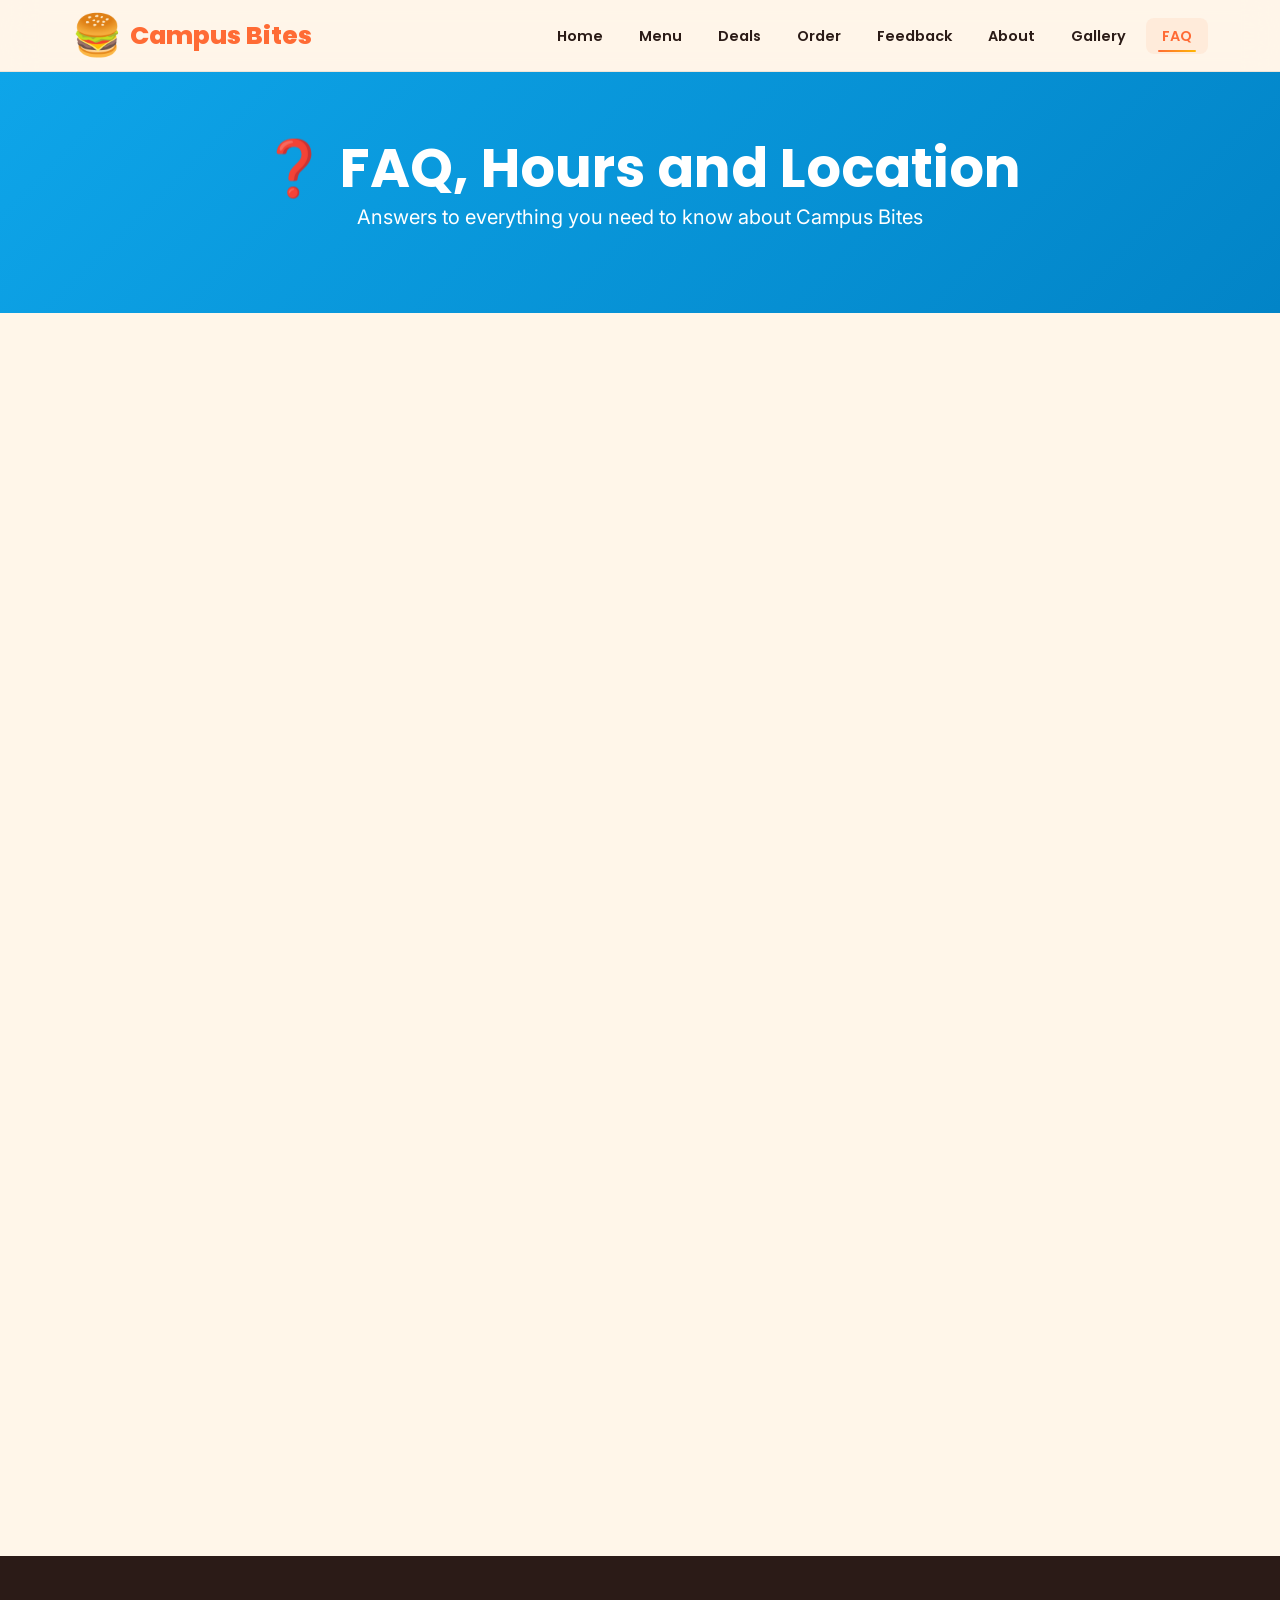
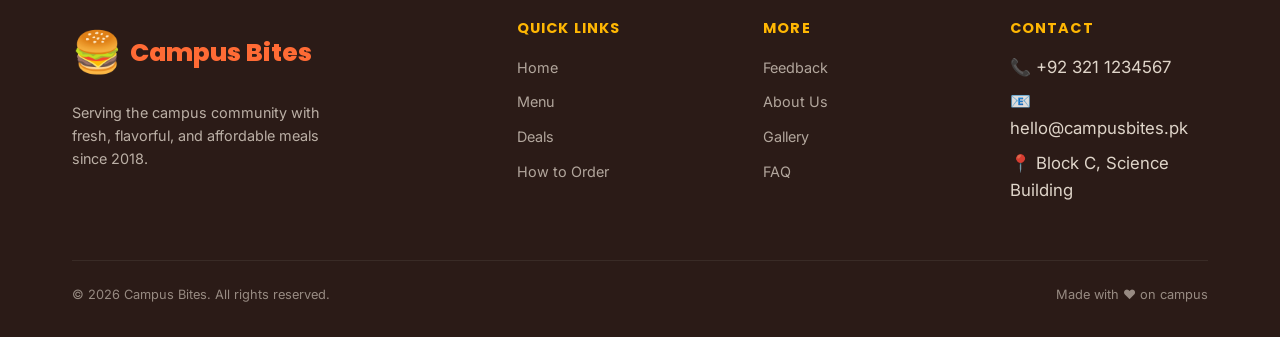
<file: src/faq.html>
<!DOCTYPE html>
<html lang="en">
<head>
  <meta charset="UTF-8">
  <meta name="viewport" content="width=device-width, initial-scale=1.0">
  <meta name="description" content="Campus Bites FAQ - Frequently asked questions about payments, tokens, allergies, hours, refunds, pre-orders, and finding us on campus.">
  <title>FAQ - Campus Bites</title>
  <link rel="preconnect" href="https://fonts.googleapis.com">
  <link rel="preconnect" href="https://fonts.gstatic.com" crossorigin>
  <link href="https://fonts.googleapis.com/css2?family=Poppins:wght@400;600;700;800&family=Inter:wght@400;500;600&display=swap" rel="stylesheet">
  <link rel="stylesheet" href="../styles/style.css">
</head>
<body>

  <!-- ===== HEADER ===== -->
  <header class="site-header">
    <div class="header-inner">
      <a href="index.html" class="logo" aria-label="Campus Bites Home">
        <span class="logo-icon" aria-hidden="true">&#127828;</span>
        Campus Bites
      </a>
      <input type="checkbox" id="nav-toggle" class="nav-toggle-checkbox" aria-label="Toggle navigation menu">
      <label for="nav-toggle" class="nav-toggle-label" aria-label="Open menu">
        <span></span>
      </label>
      <nav class="main-nav" aria-label="Main navigation">
        <ul class="nav-list">
          <li><a href="index.html" class="nav-link">Home</a></li>
          <li><a href="menu.html" class="nav-link">Menu</a></li>
          <li><a href="deals.html" class="nav-link">Deals</a></li>
          <li><a href="order.html" class="nav-link">Order</a></li>
          <li><a href="feedback.html" class="nav-link">Feedback</a></li>
          <li><a href="about.html" class="nav-link">About</a></li>
          <li><a href="gallery.html" class="nav-link">Gallery</a></li>
          <li><a href="faq.html" class="nav-link" aria-current="page">FAQ</a></li>
        </ul>
      </nav>
    </div>
  </header>

  <!-- ===== MAIN CONTENT ===== -->
  <main>

    <!-- Hero -->
    <section class="faq-hero" aria-label="FAQ page hero">
      <div class="container">
        <h1>&#10067; FAQ, Hours and Location</h1>
        <p>Answers to everything you need to know about Campus Bites</p>
      </div>
    </section>

    <!-- FAQ Layout -->
    <section class="section" aria-label="Frequently asked questions, hours, and location">
      <div class="container">
        <div class="faq-layout">

          <!-- Accordion -->
          <div>
            <h2 class="section-title scroll-reveal" style="text-align: left;">Frequently Asked Questions</h2>
            <div class="faq-accordion" role="list">

              <details class="faq-item scroll-reveal" role="listitem">
                <summary>What payment methods do you accept?</summary>
                <div class="faq-item-answer">
                  <p>We accept cash (PKR), JazzCash, Easypaisa, and student card balance. Debit and credit cards are currently not supported, but we are working on adding card payment terminals soon. For mobile payments, simply show the QR code at the billing counter.</p>
                </div>
              </details>

              <details class="faq-item scroll-reveal" role="listitem">
                <summary>How does the token system work?</summary>
                <div class="faq-item-answer">
                  <p>After you pay at the counter, you receive a numbered token slip. Head to the seating area and wait for your number to be called out (and displayed on the screen). When your number appears, go to the pick-up counter with your token to collect your order. The average wait is 5 to 10 minutes.</p>
                </div>
              </details>

              <details class="faq-item scroll-reveal" role="listitem">
                <summary>Do you accommodate food allergies?</summary>
                <div class="faq-item-answer">
                  <p>Yes! Please inform our counter staff about any allergies before ordering. Common allergens like nuts, dairy, and gluten are present in some items. We do our best to accommodate requests, but our kitchen handles multiple allergens so cross-contamination is possible. Items marked with allergy badges on the menu board can help you choose safely.</p>
                </div>
              </details>

              <details class="faq-item scroll-reveal" role="listitem">
                <summary>What are your peak hours and when should I visit for shorter waits?</summary>
                <div class="faq-item-answer">
                  <p>Our busiest times are 11:00 AM to 1:00 PM (lunch rush) and 1:00 PM to 3:00 PM. For the shortest waits, visit between 9:00 AM and 11:00 AM, or between 3:00 PM and 5:00 PM. During exam weeks, we extend hours and the evening shift (7:00 PM to 11:00 PM) tends to be calm.</p>
                </div>
              </details>

              <details class="faq-item scroll-reveal" role="listitem">
                <summary>Can I get a refund if my order is wrong?</summary>
                <div class="faq-item-answer">
                  <p>Absolutely. If your order is incorrect or you are unsatisfied, bring it back to the pick-up counter immediately with your token. We will either remake your order or issue a full refund. Please report any issues within 10 minutes of receiving your food. Our goal is your complete satisfaction.</p>
                </div>
              </details>

              <details class="faq-item scroll-reveal" role="listitem">
                <summary>Do you accept pre-orders or advance orders?</summary>
                <div class="faq-item-answer">
                  <p>Yes, we accept pre-orders for groups of 10 or more people. Contact us via WhatsApp at +92 321 1234567 at least 24 hours in advance. Pre-orders are great for study group sessions, departmental events, or class celebrations. A 50% advance payment is required for pre-orders.</p>
                </div>
              </details>

              <details class="faq-item scroll-reveal" role="listitem">
                <summary>Is there a student discount?</summary>
                <div class="faq-item-answer">
                  <p>Our Student Combo deal is specifically priced for students, and you need a valid student ID to avail it. Additionally, during exam weeks, we offer a flat 10% discount on all items for students showing their university ID card. Faculty and staff also receive a 10% courtesy discount.</p>
                </div>
              </details>

              <details class="faq-item scroll-reveal" role="listitem">
                <summary>Do you have vegetarian and halal options?</summary>
                <div class="faq-item-answer">
                  <p>All our meat is 100% halal certified. We source from verified halal suppliers and maintain strict halal standards in our kitchen. For vegetarian options, look for the green "Vegetarian" badge on menu items. We offer several vegetarian choices including Daal Chawal, Halwa Puri, Loaded Fries (without meat toppings), and Gulab Jamun.</p>
                </div>
              </details>

              <details class="faq-item scroll-reveal" role="listitem">
                <summary>Can I host an event or party at Campus Bites?</summary>
                <div class="faq-item-answer">
                  <p>We love hosting campus events! Our space can accommodate small gatherings of up to 25 people for birthday celebrations, farewell parties, or departmental meetups. For larger events, we can set up a catering arrangement. Contact us at hello@campusbites.pk or WhatsApp +92 321 1234567 to discuss your needs and get a custom quote.</p>
                </div>
              </details>

            </div>
          </div>

          <!-- Sidebar -->
          <aside class="faq-sidebar">

            <!-- Hours Card -->
            <div class="faq-hours-card scroll-reveal">
              <h3>&#128344; Opening Hours</h3>
              <table class="faq-hours-table" aria-label="Opening hours">
                <tr><td>Monday</td><td>7:30 AM - 9:00 PM</td></tr>
                <tr><td>Tuesday</td><td>7:30 AM - 9:00 PM</td></tr>
                <tr><td>Wednesday</td><td>7:30 AM - 9:00 PM</td></tr>
                <tr><td>Thursday</td><td>7:30 AM - 9:00 PM</td></tr>
                <tr><td>Friday</td><td>7:30 AM - 9:00 PM</td></tr>
                <tr><td>Saturday</td><td>9:00 AM - 6:00 PM</td></tr>
                <tr><td>Sunday</td><td>10:00 AM - 4:00 PM</td></tr>
              </table>
              <p style="font-size: var(--fs-xs); color: var(--color-gray-400); margin-top: var(--space-md); margin-bottom: 0;">Exam week hours: 7:00 AM - 11:00 PM daily</p>
            </div>

            <!-- Location Card -->
            <div class="faq-location-card scroll-reveal">
              <h3>&#128205; Find Us on Campus</h3>
              <p style="font-size: var(--fs-sm); color: var(--color-gray-500);">Block C, Ground Floor, Science Building, National University of Technology. Near the Main Auditorium.</p>

              <!-- Stylized Map Placeholder -->
              <div class="faq-map" aria-label="Stylized campus map showing Campus Bites location">
                <!-- SVG campus map -->
                <svg viewBox="0 0 300 220" width="100%" height="100%" style="position: absolute; inset: 0;" aria-hidden="true">
                  <!-- Roads -->
                  <rect x="0" y="95" width="300" height="30" fill="rgba(42, 157, 143, 0.15)" rx="2"/>
                  <rect x="130" y="0" width="30" height="220" fill="rgba(42, 157, 143, 0.15)" rx="2"/>

                  <!-- Buildings -->
                  <rect x="20" y="20" width="80" height="55" rx="8" fill="rgba(42, 157, 143, 0.2)" stroke="rgba(42, 157, 143, 0.3)" stroke-width="1.5"/>
                  <text x="60" y="50" text-anchor="middle" font-size="8" fill="#2A9D8F" font-family="var(--font-display)" font-weight="600">Block A</text>

                  <rect x="20" y="140" width="80" height="55" rx="8" fill="rgba(42, 157, 143, 0.2)" stroke="rgba(42, 157, 143, 0.3)" stroke-width="1.5"/>
                  <text x="60" y="170" text-anchor="middle" font-size="8" fill="#2A9D8F" font-family="var(--font-display)" font-weight="600">Block B</text>

                  <!-- Block C - highlighted -->
                  <rect x="190" y="20" width="90" height="55" rx="8" fill="rgba(255, 107, 53, 0.15)" stroke="#FF6B35" stroke-width="2"/>
                  <text x="235" y="45" text-anchor="middle" font-size="8" fill="#FF6B35" font-family="var(--font-display)" font-weight="700">Block C</text>
                  <text x="235" y="58" text-anchor="middle" font-size="7" fill="#FF6B35" font-family="var(--font-display)" font-weight="600">CAMPUS BITES</text>

                  <rect x="190" y="140" width="90" height="55" rx="8" fill="rgba(42, 157, 143, 0.2)" stroke="rgba(42, 157, 143, 0.3)" stroke-width="1.5"/>
                  <text x="235" y="170" text-anchor="middle" font-size="8" fill="#2A9D8F" font-family="var(--font-display)" font-weight="600">Auditorium</text>

                  <!-- Road labels -->
                  <text x="150" y="85" text-anchor="middle" font-size="6" fill="#9ca3af" font-family="var(--font-body)">Main Road</text>

                  <!-- Trees -->
                  <circle cx="170" y="50" r="6" fill="rgba(42, 157, 143, 0.3)"/>
                  <circle cx="170" y="170" r="6" fill="rgba(42, 157, 143, 0.3)"/>
                  <circle cx="120" y="50" r="6" fill="rgba(42, 157, 143, 0.3)"/>
                </svg>

                <span class="faq-map-pin" aria-hidden="true" style="position: relative; z-index: 3; margin-top: -30px;">&#128205;</span>
                <span class="faq-map-label" style="position: relative; z-index: 3;">Campus Bites is here!</span>
              </div>
            </div>

          </aside>

        </div>
      </div>
    </section>

  </main>

  <!-- ===== FOOTER ===== -->
  <footer class="site-footer">
    <div class="footer-inner">
      <div class="footer-grid">
        <div class="footer-brand">
          <a href="index.html" class="logo" aria-label="Campus Bites Home">
            <span class="logo-icon" aria-hidden="true">&#127828;</span>
            Campus Bites
          </a>
          <p>Serving the campus community with fresh, flavorful, and affordable meals since 2018.</p>
        </div>
        <div>
          <h4 class="footer-heading">Quick Links</h4>
          <ul class="footer-links">
            <li><a href="index.html">Home</a></li>
            <li><a href="menu.html">Menu</a></li>
            <li><a href="deals.html">Deals</a></li>
            <li><a href="order.html">How to Order</a></li>
          </ul>
        </div>
        <div>
          <h4 class="footer-heading">More</h4>
          <ul class="footer-links">
            <li><a href="feedback.html">Feedback</a></li>
            <li><a href="about.html">About Us</a></li>
            <li><a href="gallery.html">Gallery</a></li>
            <li><a href="faq.html">FAQ</a></li>
          </ul>
        </div>
        <div>
          <h4 class="footer-heading">Contact</h4>
          <ul class="footer-links">
            <li>&#128222; +92 321 1234567</li>
            <li>&#128231; hello@campusbites.pk</li>
            <li>&#128205; Block C, Science Building</li>
          </ul>
        </div>
      </div>
      <div class="footer-bottom">
        <span>&copy; 2026 Campus Bites. All rights reserved.</span>
        <span>Made with &#10084;&#65039; on campus</span>
      </div>
    </div>
  </footer>

</body>
</html>
</file>
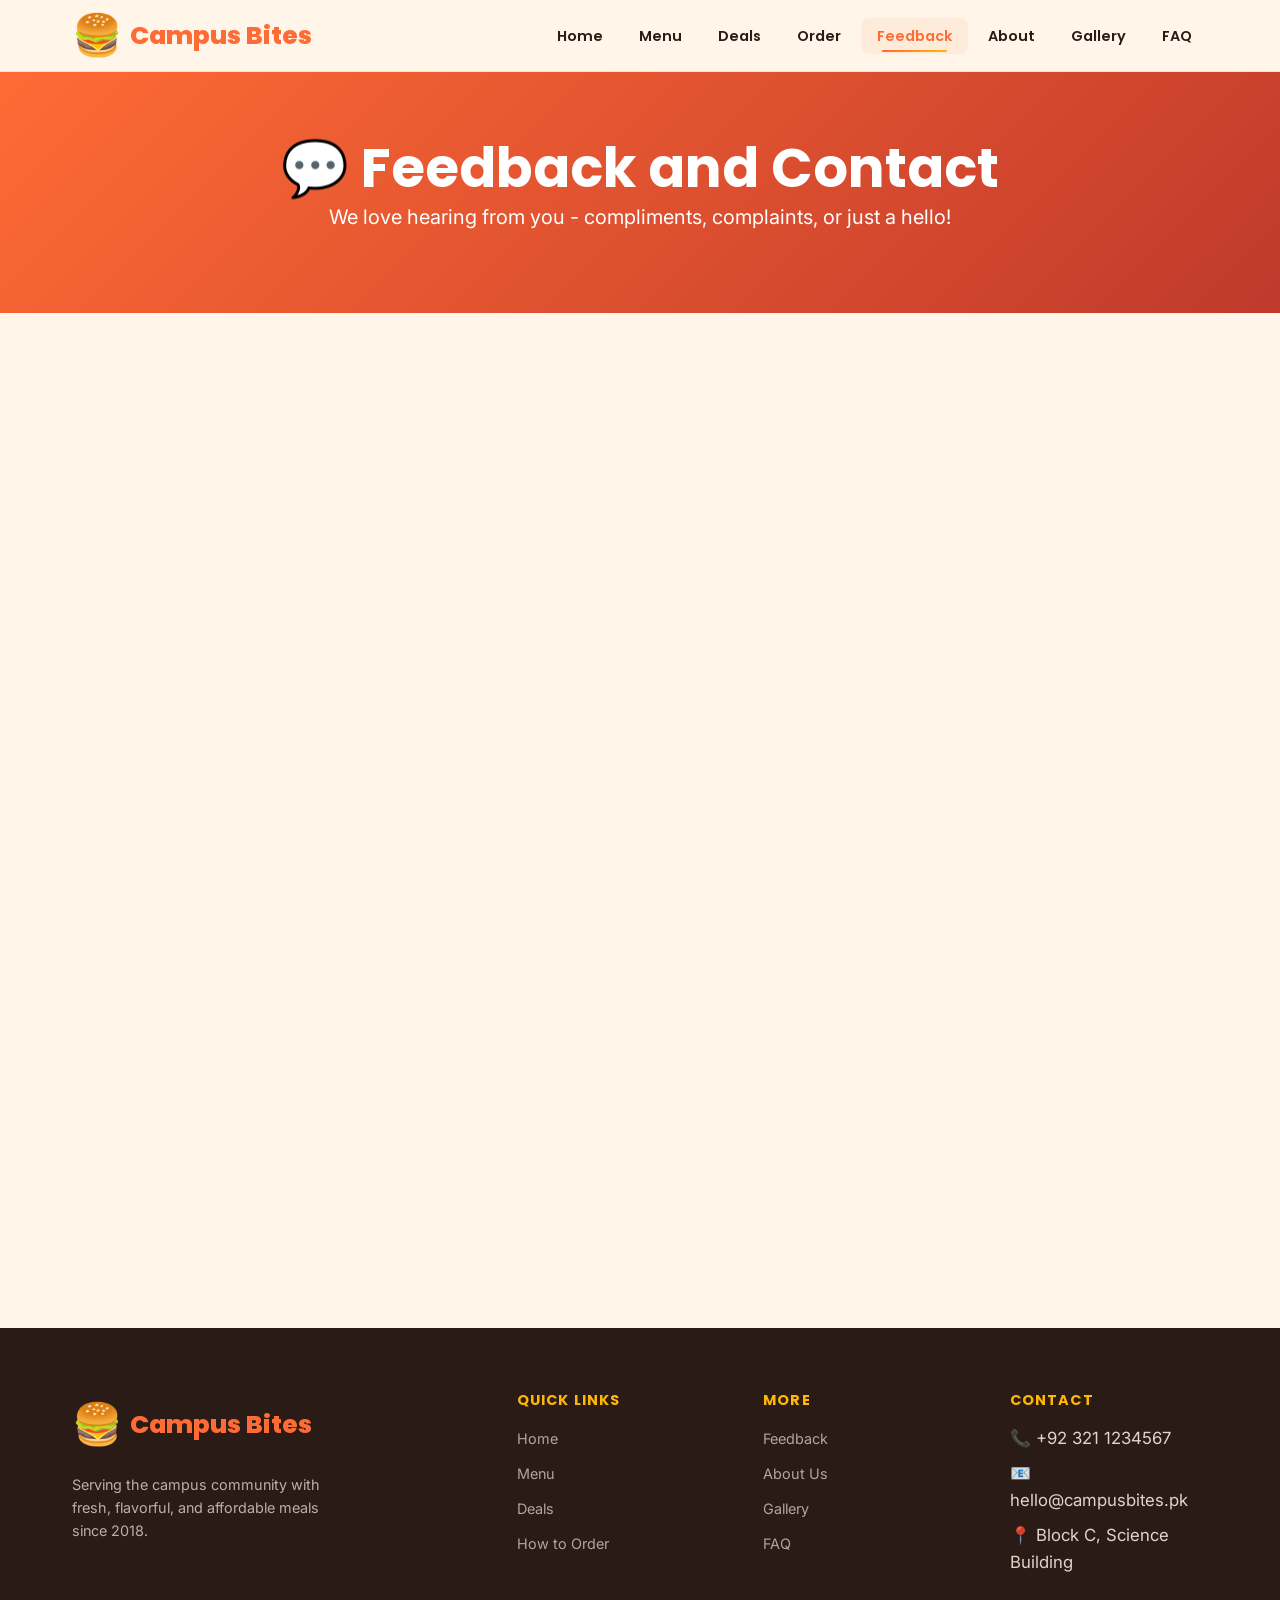
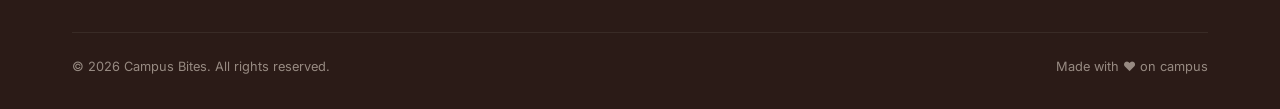
<file: src/feedback.html>
<!DOCTYPE html>
<html lang="en">
<head>
  <meta charset="UTF-8">
  <meta name="viewport" content="width=device-width, initial-scale=1.0">
  <meta name="description" content="Campus Bites Feedback and Contact - Share your experience, rate our food, or reach out to us with questions.">
  <title>Feedback - Campus Bites</title>
  <link rel="preconnect" href="https://fonts.googleapis.com">
  <link rel="preconnect" href="https://fonts.gstatic.com" crossorigin>
  <link href="https://fonts.googleapis.com/css2?family=Poppins:wght@400;600;700;800&family=Inter:wght@400;500;600&display=swap" rel="stylesheet">
  <link rel="stylesheet" href="../styles/style.css">
</head>
<body>

  <!-- ===== HEADER ===== -->
  <header class="site-header">
    <div class="header-inner">
      <a href="index.html" class="logo" aria-label="Campus Bites Home">
        <span class="logo-icon" aria-hidden="true">&#127828;</span>
        Campus Bites
      </a>
      <input type="checkbox" id="nav-toggle" class="nav-toggle-checkbox" aria-label="Toggle navigation menu">
      <label for="nav-toggle" class="nav-toggle-label" aria-label="Open menu">
        <span></span>
      </label>
      <nav class="main-nav" aria-label="Main navigation">
        <ul class="nav-list">
          <li><a href="index.html" class="nav-link">Home</a></li>
          <li><a href="menu.html" class="nav-link">Menu</a></li>
          <li><a href="deals.html" class="nav-link">Deals</a></li>
          <li><a href="order.html" class="nav-link">Order</a></li>
          <li><a href="feedback.html" class="nav-link" aria-current="page">Feedback</a></li>
          <li><a href="about.html" class="nav-link">About</a></li>
          <li><a href="gallery.html" class="nav-link">Gallery</a></li>
          <li><a href="faq.html" class="nav-link">FAQ</a></li>
        </ul>
      </nav>
    </div>
  </header>

  <!-- ===== MAIN CONTENT ===== -->
  <main>

    <!-- Hero -->
    <section class="feedback-hero" aria-label="Feedback page hero">
      <div class="container">
        <h1>&#128172; Feedback and Contact</h1>
        <p>We love hearing from you - compliments, complaints, or just a hello!</p>
      </div>
    </section>

    <!-- Feedback Layout -->
    <section class="section" aria-label="Feedback form and contact information">
      <div class="container">
        <div class="feedback-layout">

          <!-- Contact Card -->
          <aside class="feedback-contact-card scroll-reveal">
            <h3>&#128231; Get in Touch</h3>

            <div class="feedback-contact-item">
              <div class="feedback-contact-icon" aria-hidden="true">&#128222;</div>
              <div class="feedback-contact-text">
                <strong>Phone / WhatsApp</strong>
                <span>+92 321 1234567</span>
              </div>
            </div>

            <div class="feedback-contact-item">
              <div class="feedback-contact-icon" aria-hidden="true">&#128231;</div>
              <div class="feedback-contact-text">
                <strong>Email</strong>
                <span>hello@campusbites.pk</span>
              </div>
            </div>

            <div class="feedback-contact-item">
              <div class="feedback-contact-icon" aria-hidden="true">&#128205;</div>
              <div class="feedback-contact-text">
                <strong>Location</strong>
                <span>Block C, Ground Floor, Science Building, National University of Technology</span>
              </div>
            </div>

            <div class="feedback-contact-item">
              <div class="feedback-contact-icon" aria-hidden="true">&#128344;</div>
              <div class="feedback-contact-text">
                <strong>Hours</strong>
                <span>Mon-Fri: 7:30 AM - 9:00 PM<br>Sat: 9:00 AM - 6:00 PM<br>Sun: 10:00 AM - 4:00 PM</span>
              </div>
            </div>

            <div style="margin-top: var(--space-lg); padding-top: var(--space-lg); border-top: 1px solid var(--color-gray-100);">
              <p style="font-size: var(--fs-xs); color: var(--color-gray-400); margin-bottom: 0;">We typically respond within 24 hours. For urgent matters, please call us directly.</p>
            </div>
          </aside>

          <!-- Feedback Form -->
          <div class="feedback-form-card scroll-reveal">
            <h3>&#128221; Share Your Feedback</h3>

            <form action="#" method="post" aria-label="Feedback form">

              <div class="feedback-field">
                <input type="text" id="feedback-name" name="name" placeholder=" " required aria-required="true">
                <label for="feedback-name">Your Name</label>
              </div>

              <div class="feedback-field">
                <input type="email" id="feedback-email" name="email" placeholder=" " required aria-required="true">
                <label for="feedback-email">Email Address</label>
              </div>

              <!-- Star Rating -->
              <div class="feedback-rating">
                <span class="feedback-rating-label">Rate your experience</span>
                <div class="feedback-stars">
                  <input type="radio" id="star5" name="rating" value="5">
                  <label for="star5" aria-label="5 stars">&#9733;</label>
                  <input type="radio" id="star4" name="rating" value="4">
                  <label for="star4" aria-label="4 stars">&#9733;</label>
                  <input type="radio" id="star3" name="rating" value="3" checked>
                  <label for="star3" aria-label="3 stars">&#9733;</label>
                  <input type="radio" id="star2" name="rating" value="2">
                  <label for="star2" aria-label="2 stars">&#9733;</label>
                  <input type="radio" id="star1" name="rating" value="1">
                  <label for="star1" aria-label="1 star">&#9733;</label>
                </div>
              </div>

              <div class="feedback-field">
                <textarea id="feedback-message" name="message" placeholder=" " rows="5" required aria-required="true"></textarea>
                <label for="feedback-message">Your Message</label>
              </div>

              <button type="submit" class="btn btn-primary" style="width: 100%;">Send Feedback &#128640;</button>

            </form>

            <div class="feedback-note">
              <p style="margin-bottom: 0;">&#128154; <strong>Your feedback matters!</strong> Every comment is read by our team. We use your input to improve our menu, service, and overall experience. Thank you for helping us serve you better.</p>
            </div>
          </div>

        </div>
      </div>
    </section>

  </main>

  <!-- ===== FOOTER ===== -->
  <footer class="site-footer">
    <div class="footer-inner">
      <div class="footer-grid">
        <div class="footer-brand">
          <a href="index.html" class="logo" aria-label="Campus Bites Home">
            <span class="logo-icon" aria-hidden="true">&#127828;</span>
            Campus Bites
          </a>
          <p>Serving the campus community with fresh, flavorful, and affordable meals since 2018.</p>
        </div>
        <div>
          <h4 class="footer-heading">Quick Links</h4>
          <ul class="footer-links">
            <li><a href="index.html">Home</a></li>
            <li><a href="menu.html">Menu</a></li>
            <li><a href="deals.html">Deals</a></li>
            <li><a href="order.html">How to Order</a></li>
          </ul>
        </div>
        <div>
          <h4 class="footer-heading">More</h4>
          <ul class="footer-links">
            <li><a href="feedback.html">Feedback</a></li>
            <li><a href="about.html">About Us</a></li>
            <li><a href="gallery.html">Gallery</a></li>
            <li><a href="faq.html">FAQ</a></li>
          </ul>
        </div>
        <div>
          <h4 class="footer-heading">Contact</h4>
          <ul class="footer-links">
            <li>&#128222; +92 321 1234567</li>
            <li>&#128231; hello@campusbites.pk</li>
            <li>&#128205; Block C, Science Building</li>
          </ul>
        </div>
      </div>
      <div class="footer-bottom">
        <span>&copy; 2026 Campus Bites. All rights reserved.</span>
        <span>Made with &#10084;&#65039; on campus</span>
      </div>
    </div>
  </footer>

</body>
</html>
</file>
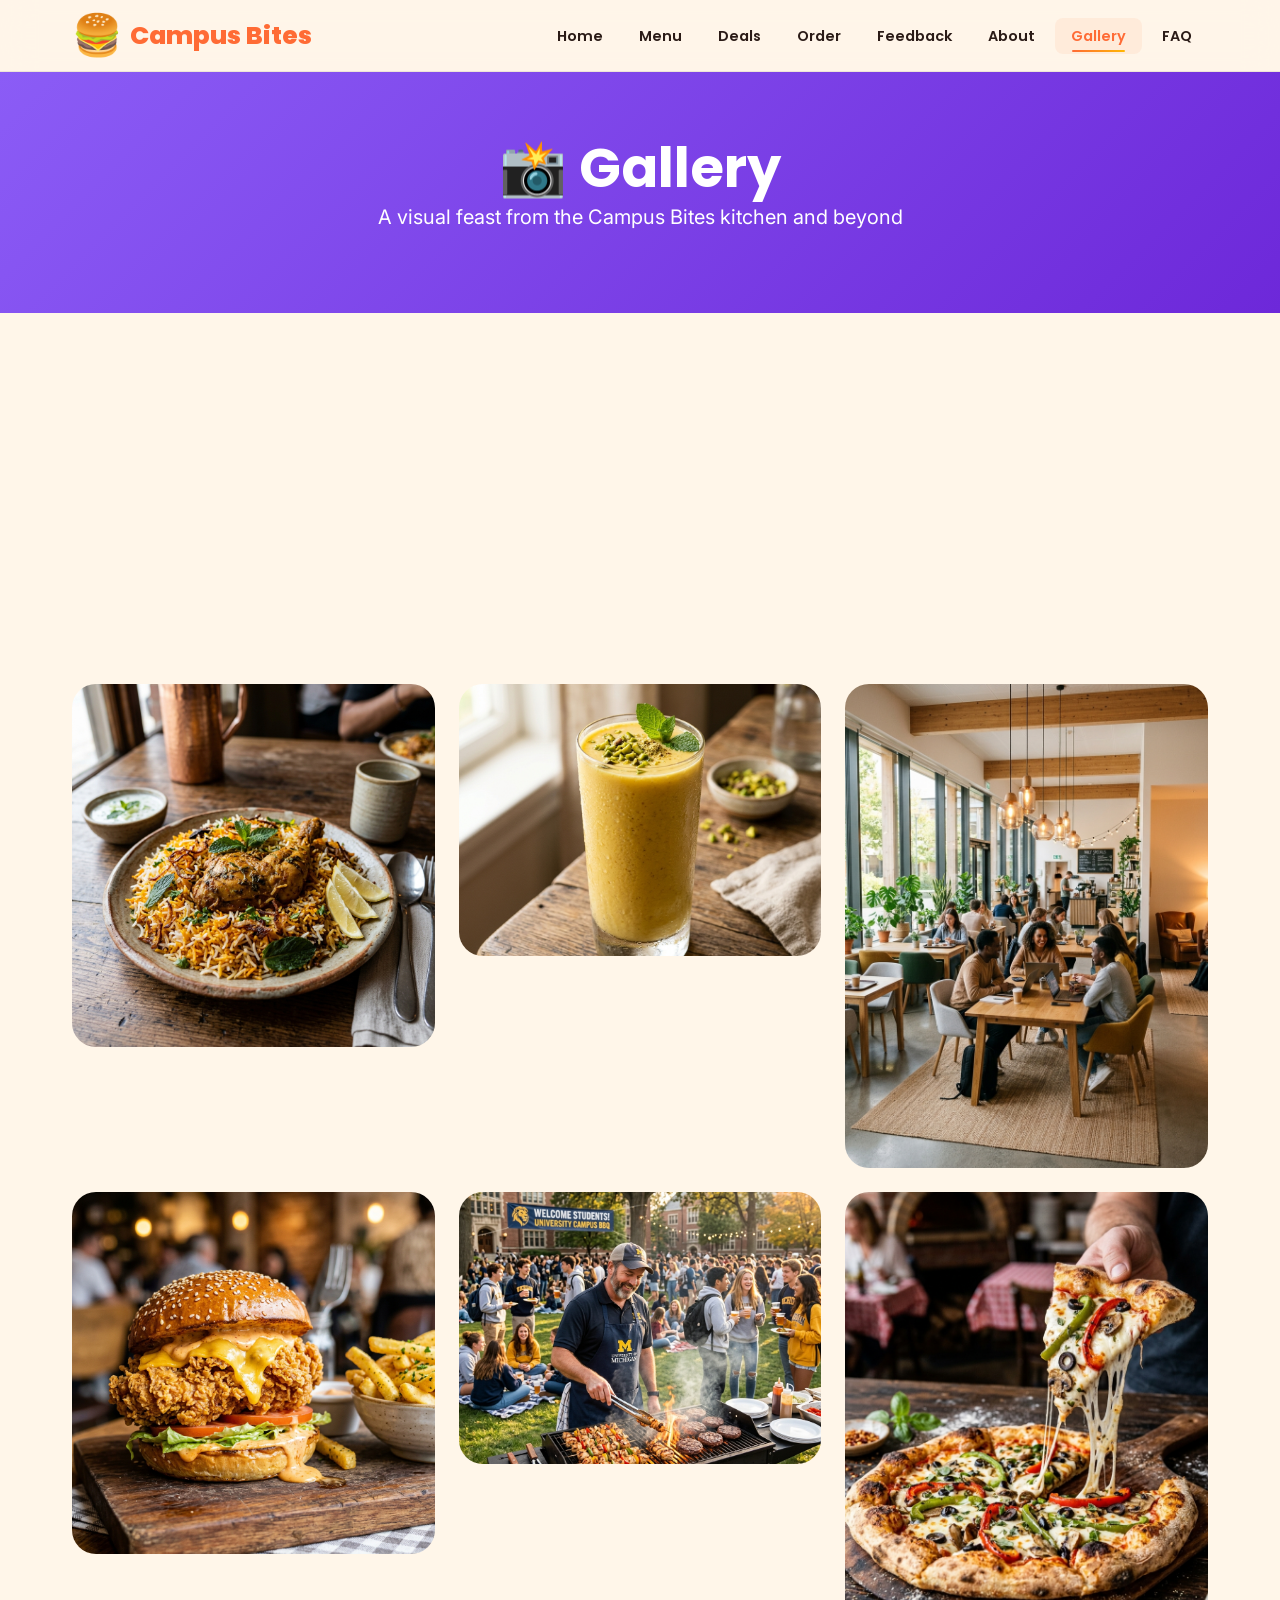
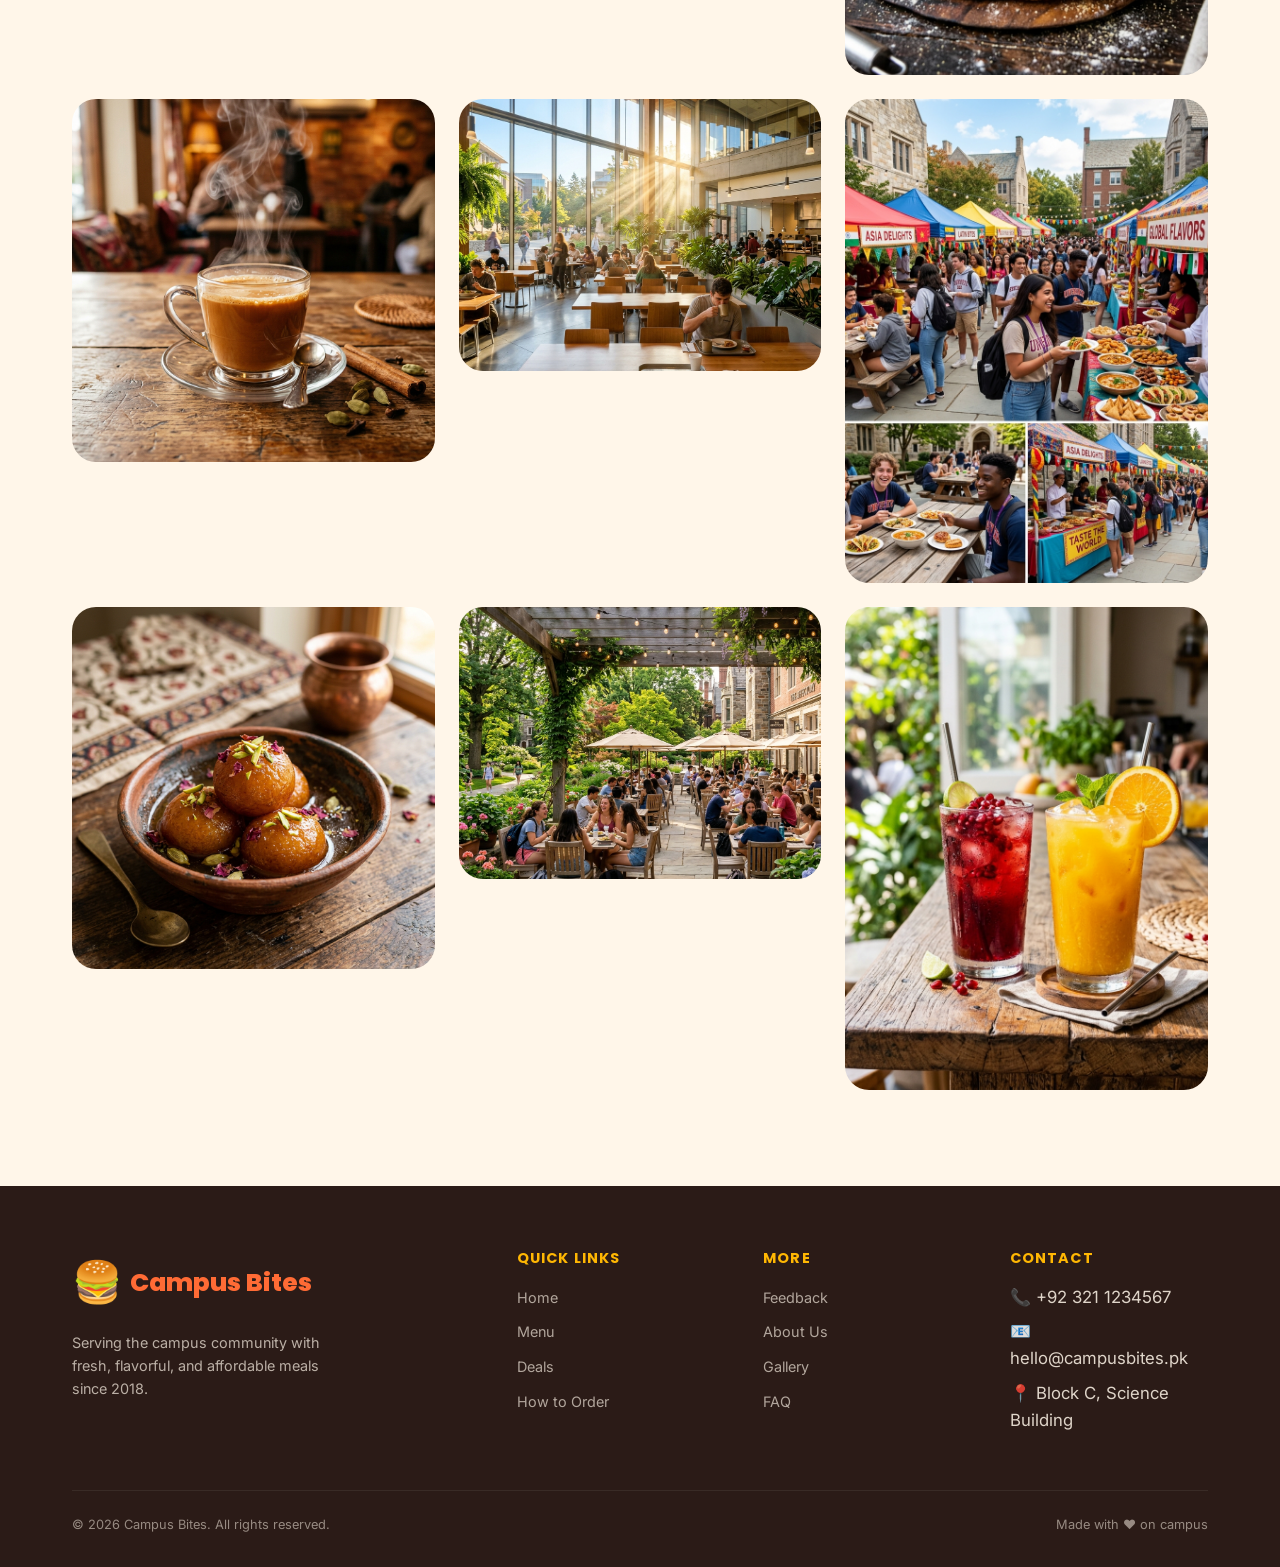
<file: src/gallery.html>
<!DOCTYPE html>
<html lang="en">
<head>
  <meta charset="UTF-8">
  <meta name="viewport" content="width=device-width, initial-scale=1.0">
  <meta name="description" content="Campus Bites Gallery - A visual showcase of our food, drinks, ambiance, and campus events.">
  <title>Gallery - Campus Bites</title>
  <link rel="preconnect" href="https://fonts.googleapis.com">
  <link rel="preconnect" href="https://fonts.gstatic.com" crossorigin>
  <link href="https://fonts.googleapis.com/css2?family=Poppins:wght@400;600;700;800&family=Inter:wght@400;500;600&display=swap" rel="stylesheet">
  <link rel="stylesheet" href="../styles/style.css">
</head>
<body>

  <!-- ===== HEADER ===== -->
  <header class="site-header">
    <div class="header-inner">
      <a href="index.html" class="logo" aria-label="Campus Bites Home">
        <span class="logo-icon" aria-hidden="true">&#127828;</span>
        Campus Bites
      </a>
      <input type="checkbox" id="nav-toggle" class="nav-toggle-checkbox" aria-label="Toggle navigation menu">
      <label for="nav-toggle" class="nav-toggle-label" aria-label="Open menu">
        <span></span>
      </label>
      <nav class="main-nav" aria-label="Main navigation">
        <ul class="nav-list">
          <li><a href="index.html" class="nav-link">Home</a></li>
          <li><a href="menu.html" class="nav-link">Menu</a></li>
          <li><a href="deals.html" class="nav-link">Deals</a></li>
          <li><a href="order.html" class="nav-link">Order</a></li>
          <li><a href="feedback.html" class="nav-link">Feedback</a></li>
          <li><a href="about.html" class="nav-link">About</a></li>
          <li><a href="gallery.html" class="nav-link" aria-current="page">Gallery</a></li>
          <li><a href="faq.html" class="nav-link">FAQ</a></li>
        </ul>
      </nav>
    </div>
  </header>

  <!-- ===== MAIN CONTENT ===== -->
  <main>

    <!-- Hero -->
    <section class="gallery-hero" aria-label="Gallery page hero">
      <div class="container">
        <h1>&#128248; Gallery</h1>
        <p>A visual feast from the Campus Bites kitchen and beyond</p>
      </div>
    </section>

    <!-- Gallery Section -->
    <section class="section" aria-label="Photo gallery">
      <div class="container">
        <h2 class="section-title scroll-reveal">Our Visual Story</h2>
        <p class="section-subtitle scroll-reveal">Hover over each tile to reveal the caption</p>

        <div class="gallery-wrapper">
          <!-- Filter Chips -->
          <div class="gallery-filter-bar scroll-reveal">
            <input type="radio" id="filter-all" name="gallery-filter" class="gallery-filter-input" checked>
            <label for="filter-all" class="gallery-filter-chip">&#127775; All</label>

            <input type="radio" id="filter-food" name="gallery-filter" class="gallery-filter-input">
            <label for="filter-food" class="gallery-filter-chip">&#127860; Food</label>

            <input type="radio" id="filter-drinks" name="gallery-filter" class="gallery-filter-input">
            <label for="filter-drinks" class="gallery-filter-chip">&#9749; Drinks</label>

            <input type="radio" id="filter-ambiance" name="gallery-filter" class="gallery-filter-input">
            <label for="filter-ambiance" class="gallery-filter-chip">&#127969; Ambiance</label>

            <input type="radio" id="filter-events" name="gallery-filter" class="gallery-filter-input">
            <label for="filter-events" class="gallery-filter-chip">&#127881; Events</label>
          </div>

          <!-- Gallery Grid -->
          <div class="gallery-grid">

            <!-- Tile 1: Food -->
            <article class="gallery-tile gallery-cat-food reveal reveal-delay-1">
              <img src="../images/biryani.jpg" alt="Signature Biryani" class="gallery-tile-img" loading="lazy">
              <div class="gallery-tile-caption">
                <h4>Signature Biryani</h4>
                <p>Our award-winning chicken biryani, layered to perfection</p>
              </div>
            </article>

            <!-- Tile 2: Drinks -->
            <article class="gallery-tile gallery-cat-drinks reveal reveal-delay-2">
              <img src="../images/lassi.jpg" alt="Mango Lassi" class="gallery-tile-img" loading="lazy">
              <div class="gallery-tile-caption">
                <h4>Mango Lassi</h4>
                <p>Thick, creamy, and refreshingly sweet</p>
              </div>
            </article>

            <!-- Tile 3: Ambiance -->
            <article class="gallery-tile gallery-cat-ambiance reveal reveal-delay-3">
              <img src="../images/seating.jpg" alt="Cozy Seating" class="gallery-tile-img" loading="lazy">
              <div class="gallery-tile-caption">
                <h4>Cozy Seating</h4>
                <p>Warm, well-lit space perfect for study sessions</p>
              </div>
            </article>

            <!-- Tile 4: Food -->
            <article class="gallery-tile gallery-cat-food reveal reveal-delay-4">
              <img src="../images/burger.jpg" alt="Zinger Burger" class="gallery-tile-img" loading="lazy">
              <div class="gallery-tile-caption">
                <h4>Zinger Burger</h4>
                <p>Crispy, spicy, and stacked with flavor</p>
              </div>
            </article>

            <!-- Tile 5: Events -->
            <article class="gallery-tile gallery-cat-events reveal reveal-delay-5">
              <img src="../images/bbq.jpg" alt="Freshers Week BBQ" class="gallery-tile-img" loading="lazy">
              <div class="gallery-tile-caption">
                <h4>Freshers Week BBQ</h4>
                <p>Welcoming new students with a special BBQ event</p>
              </div>
            </article>

            <!-- Tile 6: Food -->
            <article class="gallery-tile gallery-cat-food reveal reveal-delay-6">
              <img src="../images/pizza.jpg" alt="Fresh Pizza" class="gallery-tile-img" loading="lazy">
              <div class="gallery-tile-caption">
                <h4>Fresh Pizza</h4>
                <p>Loaded with toppings, baked until golden</p>
              </div>
            </article>

            <!-- Tile 7: Drinks -->
            <article class="gallery-tile gallery-cat-drinks reveal reveal-delay-1">
              <img src="../images/chai.jpg" alt="Doodh Patti Chai" class="gallery-tile-img" loading="lazy">
              <div class="gallery-tile-caption">
                <h4>Doodh Patti Chai</h4>
                <p>The legendary campus chai, brewed fresh every hour</p>
              </div>
            </article>

            <!-- Tile 8: Ambiance -->
            <article class="gallery-tile gallery-cat-ambiance reveal reveal-delay-2">
              <img src="../images/morning.jpg" alt="Morning Light" class="gallery-tile-img" loading="lazy">
              <div class="gallery-tile-caption">
                <h4>Morning Light</h4>
                <p>The cafeteria bathed in warm morning sunlight</p>
              </div>
            </article>

            <!-- Tile 9: Events -->
            <article class="gallery-tile gallery-cat-events reveal reveal-delay-3">
              <img src="../images/foodfair.jpg" alt="Cultural Food Fair" class="gallery-tile-img" loading="lazy">
              <div class="gallery-tile-caption">
                <h4>Cultural Food Fair</h4>
                <p>Students celebrating diverse cuisines on campus</p>
              </div>
            </article>

            <!-- Tile 10: Food -->
            <article class="gallery-tile gallery-cat-food reveal reveal-delay-4">
              <img src="../images/gulabjamun.jpg" alt="Gulab Jamun" class="gallery-tile-img" loading="lazy">
              <div class="gallery-tile-caption">
                <h4>Gulab Jamun</h4>
                <p>Golden, syrupy, and irresistible</p>
              </div>
            </article>

            <!-- Tile 11: Ambiance -->
            <article class="gallery-tile gallery-cat-ambiance reveal reveal-delay-5">
              <img src="../images/patio.jpg" alt="Outdoor Patio" class="gallery-tile-img" loading="lazy">
              <div class="gallery-tile-caption">
                <h4>Outdoor Patio</h4>
                <p>Fresh air dining when the weather is perfect</p>
              </div>
            </article>

            <!-- Tile 12: Drinks -->
            <article class="gallery-tile gallery-cat-drinks reveal reveal-delay-6">
              <img src="../images/juices.jpg" alt="Fresh Juices" class="gallery-tile-img" loading="lazy">
              <div class="gallery-tile-caption">
                <h4>Fresh Juices</h4>
                <p>Seasonal fruits, freshly squeezed to order</p>
              </div>
            </article>

          </div>
        </div>
      </div>
    </section>

  </main>

  <!-- ===== FOOTER ===== -->
  <footer class="site-footer">
    <div class="footer-inner">
      <div class="footer-grid">
        <div class="footer-brand">
          <a href="index.html" class="logo" aria-label="Campus Bites Home">
            <span class="logo-icon" aria-hidden="true">&#127828;</span>
            Campus Bites
          </a>
          <p>Serving the campus community with fresh, flavorful, and affordable meals since 2018.</p>
        </div>
        <div>
          <h4 class="footer-heading">Quick Links</h4>
          <ul class="footer-links">
            <li><a href="index.html">Home</a></li>
            <li><a href="menu.html">Menu</a></li>
            <li><a href="deals.html">Deals</a></li>
            <li><a href="order.html">How to Order</a></li>
          </ul>
        </div>
        <div>
          <h4 class="footer-heading">More</h4>
          <ul class="footer-links">
            <li><a href="feedback.html">Feedback</a></li>
            <li><a href="about.html">About Us</a></li>
            <li><a href="gallery.html">Gallery</a></li>
            <li><a href="faq.html">FAQ</a></li>
          </ul>
        </div>
        <div>
          <h4 class="footer-heading">Contact</h4>
          <ul class="footer-links">
            <li>&#128222; +92 321 1234567</li>
            <li>&#128231; hello@campusbites.pk</li>
            <li>&#128205; Block C, Science Building</li>
          </ul>
        </div>
      </div>
      <div class="footer-bottom">
        <span>&copy; 2026 Campus Bites. All rights reserved.</span>
        <span>Made with &#10084;&#65039; on campus</span>
      </div>
    </div>
  </footer>

</body>
</html>
</file>
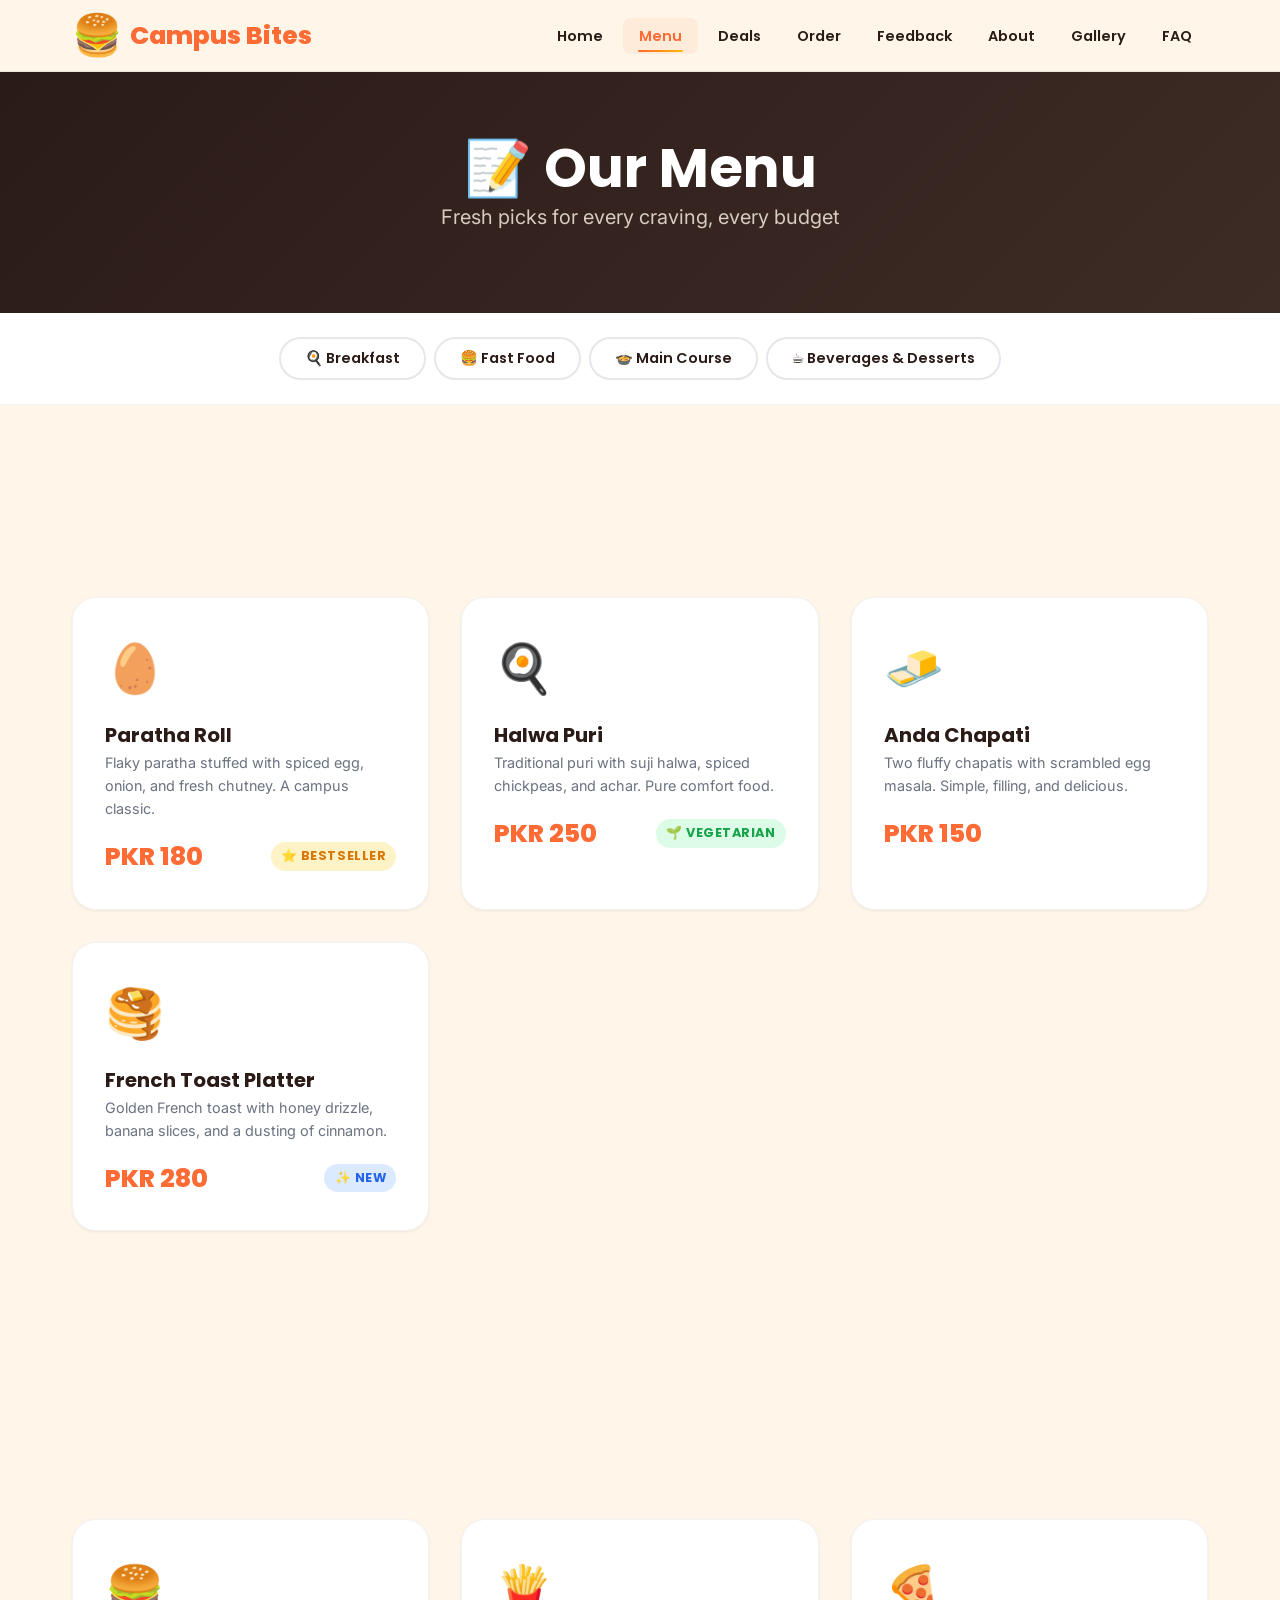
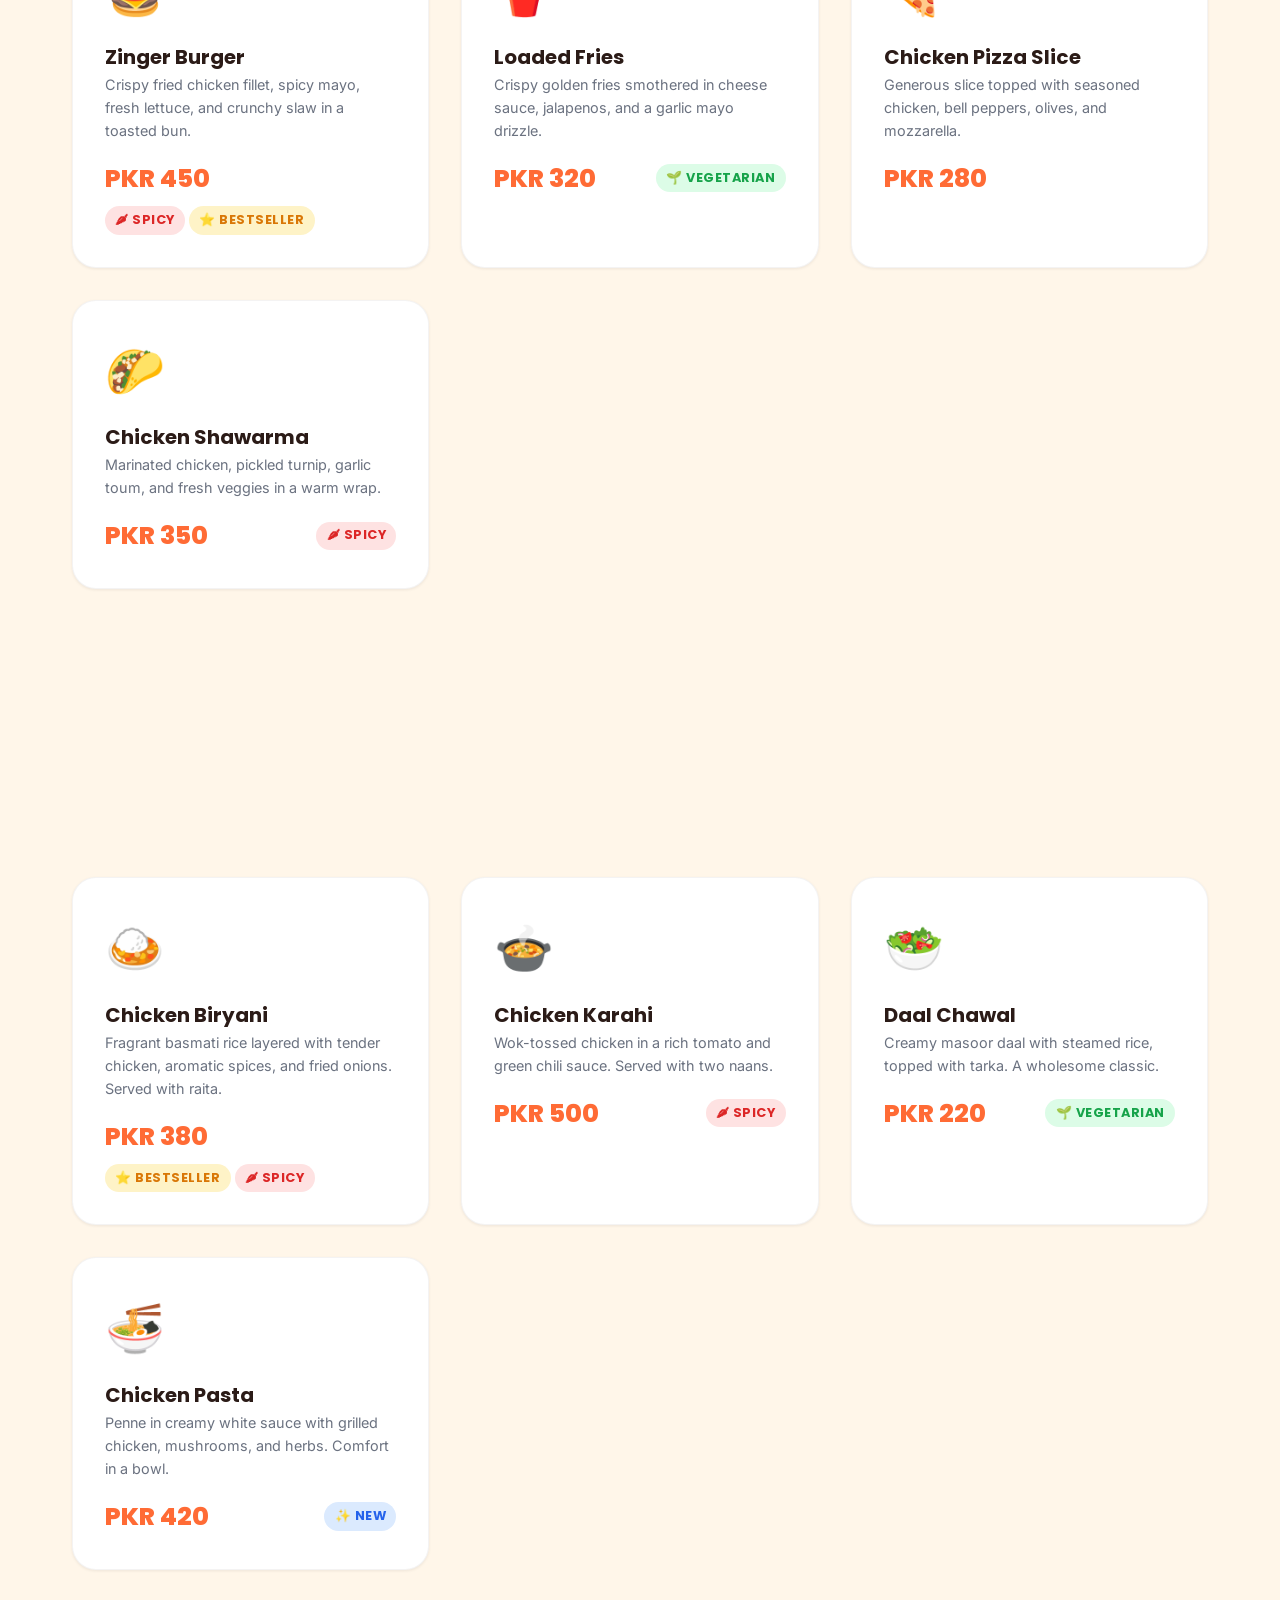
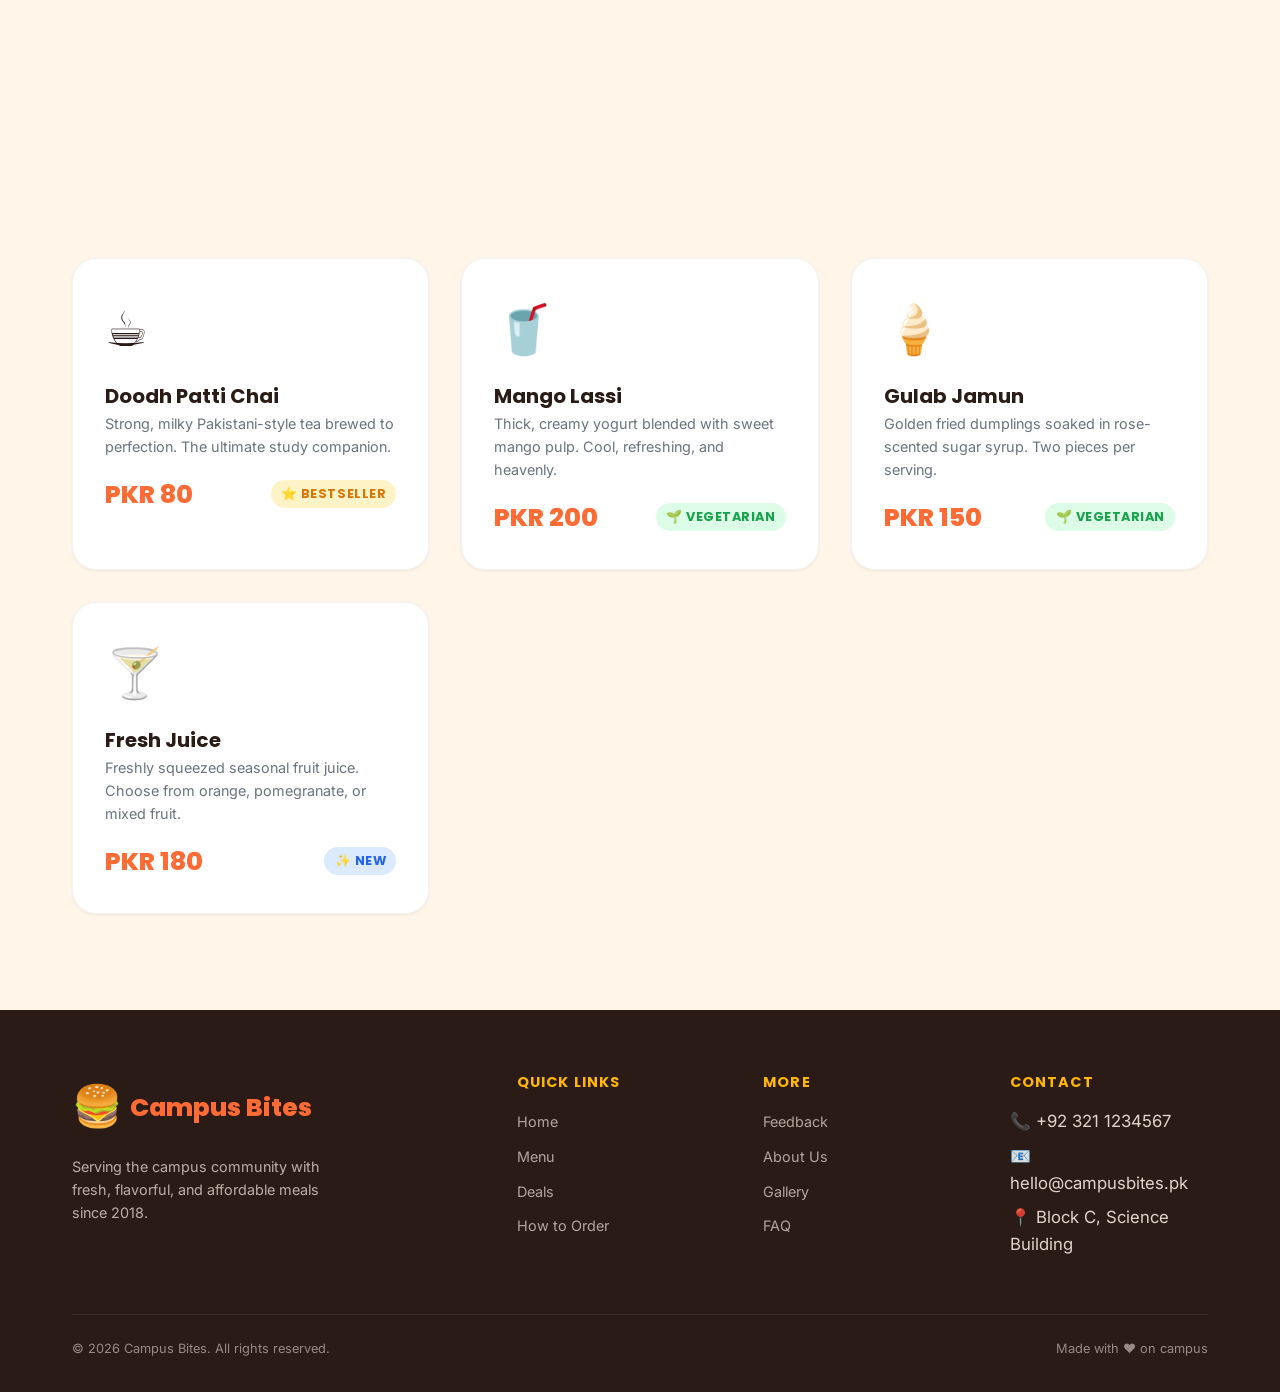
<file: src/menu.html>
<!DOCTYPE html>
<html lang="en">
<head>
  <meta charset="UTF-8">
  <meta name="viewport" content="width=device-width, initial-scale=1.0">
  <meta name="description" content="Campus Bites Menu - Browse our breakfast, fast food, main course, beverages and desserts. All prices in PKR.">
  <title>Menu - Campus Bites</title>
  <link rel="preconnect" href="https://fonts.googleapis.com">
  <link rel="preconnect" href="https://fonts.gstatic.com" crossorigin>
  <link href="https://fonts.googleapis.com/css2?family=Poppins:wght@400;600;700;800&family=Inter:wght@400;500;600&display=swap" rel="stylesheet">
  <link rel="stylesheet" href="../styles/style.css">
</head>
<body>

  <!-- ===== HEADER ===== -->
  <header class="site-header">
    <div class="header-inner">
      <a href="index.html" class="logo" aria-label="Campus Bites Home">
        <span class="logo-icon" aria-hidden="true">&#127828;</span>
        Campus Bites
      </a>
      <input type="checkbox" id="nav-toggle" class="nav-toggle-checkbox" aria-label="Toggle navigation menu">
      <label for="nav-toggle" class="nav-toggle-label" aria-label="Open menu">
        <span></span>
      </label>
      <nav class="main-nav" aria-label="Main navigation">
        <ul class="nav-list">
          <li><a href="index.html" class="nav-link">Home</a></li>
          <li><a href="menu.html" class="nav-link" aria-current="page">Menu</a></li>
          <li><a href="deals.html" class="nav-link">Deals</a></li>
          <li><a href="order.html" class="nav-link">Order</a></li>
          <li><a href="feedback.html" class="nav-link">Feedback</a></li>
          <li><a href="about.html" class="nav-link">About</a></li>
          <li><a href="gallery.html" class="nav-link">Gallery</a></li>
          <li><a href="faq.html" class="nav-link">FAQ</a></li>
        </ul>
      </nav>
    </div>
  </header>

  <!-- ===== MAIN CONTENT ===== -->
  <main>

    <!-- Hero -->
    <section class="menu-hero" aria-label="Menu page hero">
      <div class="container">
        <h1>&#128221; Our Menu</h1>
        <p>Fresh picks for every craving, every budget</p>
      </div>
    </section>

    <!-- Category Jump Bar -->
    <nav class="menu-jump-bar" aria-label="Menu categories">
      <a href="#breakfast" class="menu-jump-link">&#127859; Breakfast</a>
      <a href="#fastfood" class="menu-jump-link">&#127828; Fast Food</a>
      <a href="#maincourse" class="menu-jump-link">&#127858; Main Course</a>
      <a href="#beverages" class="menu-jump-link">&#9749; Beverages &amp; Desserts</a>
    </nav>

    <!-- Breakfast -->
    <section id="breakfast" class="section menu-category" aria-label="Breakfast menu">
      <div class="container">
        <div class="menu-category-header scroll-reveal">
          <span class="menu-category-icon" aria-hidden="true">&#127859;</span>
          <h2>Breakfast</h2>
          <div class="menu-category-line"></div>
        </div>

        <div class="menu-grid">
          <article class="menu-card reveal reveal-delay-1">
            <span class="menu-card-emoji" aria-hidden="true">&#129370;</span>
            <h3 class="menu-card-name">Paratha Roll</h3>
            <p class="menu-card-desc">Flaky paratha stuffed with spiced egg, onion, and fresh chutney. A campus classic.</p>
            <div class="menu-card-bottom">
              <span class="menu-card-price">PKR 180</span>
              <div class="menu-card-badges">
                <span class="badge badge-best">&#11088; Bestseller</span>
              </div>
            </div>
          </article>

          <article class="menu-card reveal reveal-delay-2">
            <span class="menu-card-emoji" aria-hidden="true">&#127859;</span>
            <h3 class="menu-card-name">Halwa Puri</h3>
            <p class="menu-card-desc">Traditional puri with suji halwa, spiced chickpeas, and achar. Pure comfort food.</p>
            <div class="menu-card-bottom">
              <span class="menu-card-price">PKR 250</span>
              <div class="menu-card-badges">
                <span class="badge badge-veg">&#127793; Vegetarian</span>
              </div>
            </div>
          </article>

          <article class="menu-card reveal reveal-delay-3">
            <span class="menu-card-emoji" aria-hidden="true">&#129480;</span>
            <h3 class="menu-card-name">Anda Chapati</h3>
            <p class="menu-card-desc">Two fluffy chapatis with scrambled egg masala. Simple, filling, and delicious.</p>
            <div class="menu-card-bottom">
              <span class="menu-card-price">PKR 150</span>
              <div class="menu-card-badges"></div>
            </div>
          </article>

          <article class="menu-card reveal reveal-delay-4">
            <span class="menu-card-emoji" aria-hidden="true">&#129374;</span>
            <h3 class="menu-card-name">French Toast Platter</h3>
            <p class="menu-card-desc">Golden French toast with honey drizzle, banana slices, and a dusting of cinnamon.</p>
            <div class="menu-card-bottom">
              <span class="menu-card-price">PKR 280</span>
              <div class="menu-card-badges">
                <span class="badge badge-new">&#10024; New</span>
              </div>
            </div>
          </article>
        </div>
      </div>
    </section>

    <!-- Fast Food -->
    <section id="fastfood" class="section menu-category" aria-label="Fast food menu">
      <div class="container">
        <div class="menu-category-header scroll-reveal">
          <span class="menu-category-icon" aria-hidden="true">&#127828;</span>
          <h2>Fast Food</h2>
          <div class="menu-category-line"></div>
        </div>

        <div class="menu-grid">
          <article class="menu-card reveal reveal-delay-1">
            <span class="menu-card-emoji" aria-hidden="true">&#127828;</span>
            <h3 class="menu-card-name">Zinger Burger</h3>
            <p class="menu-card-desc">Crispy fried chicken fillet, spicy mayo, fresh lettuce, and crunchy slaw in a toasted bun.</p>
            <div class="menu-card-bottom">
              <span class="menu-card-price">PKR 450</span>
              <div class="menu-card-badges">
                <span class="badge badge-spicy">&#127798; Spicy</span>
                <span class="badge badge-best">&#11088; Bestseller</span>
              </div>
            </div>
          </article>

          <article class="menu-card reveal reveal-delay-2">
            <span class="menu-card-emoji" aria-hidden="true">&#127839;</span>
            <h3 class="menu-card-name">Loaded Fries</h3>
            <p class="menu-card-desc">Crispy golden fries smothered in cheese sauce, jalapenos, and a garlic mayo drizzle.</p>
            <div class="menu-card-bottom">
              <span class="menu-card-price">PKR 320</span>
              <div class="menu-card-badges">
                <span class="badge badge-veg">&#127793; Vegetarian</span>
              </div>
            </div>
          </article>

          <article class="menu-card reveal reveal-delay-3">
            <span class="menu-card-emoji" aria-hidden="true">&#127829;</span>
            <h3 class="menu-card-name">Chicken Pizza Slice</h3>
            <p class="menu-card-desc">Generous slice topped with seasoned chicken, bell peppers, olives, and mozzarella.</p>
            <div class="menu-card-bottom">
              <span class="menu-card-price">PKR 280</span>
              <div class="menu-card-badges"></div>
            </div>
          </article>

          <article class="menu-card reveal reveal-delay-4">
            <span class="menu-card-emoji" aria-hidden="true">&#127790;</span>
            <h3 class="menu-card-name">Chicken Shawarma</h3>
            <p class="menu-card-desc">Marinated chicken, pickled turnip, garlic toum, and fresh veggies in a warm wrap.</p>
            <div class="menu-card-bottom">
              <span class="menu-card-price">PKR 350</span>
              <div class="menu-card-badges">
                <span class="badge badge-spicy">&#127798; Spicy</span>
              </div>
            </div>
          </article>
        </div>
      </div>
    </section>

    <!-- Main Course -->
    <section id="maincourse" class="section menu-category" aria-label="Main course menu">
      <div class="container">
        <div class="menu-category-header scroll-reveal">
          <span class="menu-category-icon" aria-hidden="true">&#127858;</span>
          <h2>Main Course</h2>
          <div class="menu-category-line"></div>
        </div>

        <div class="menu-grid">
          <article class="menu-card reveal reveal-delay-1">
            <span class="menu-card-emoji" aria-hidden="true">&#127835;</span>
            <h3 class="menu-card-name">Chicken Biryani</h3>
            <p class="menu-card-desc">Fragrant basmati rice layered with tender chicken, aromatic spices, and fried onions. Served with raita.</p>
            <div class="menu-card-bottom">
              <span class="menu-card-price">PKR 380</span>
              <div class="menu-card-badges">
                <span class="badge badge-best">&#11088; Bestseller</span>
                <span class="badge badge-spicy">&#127798; Spicy</span>
              </div>
            </div>
          </article>

          <article class="menu-card reveal reveal-delay-2">
            <span class="menu-card-emoji" aria-hidden="true">&#127858;</span>
            <h3 class="menu-card-name">Chicken Karahi</h3>
            <p class="menu-card-desc">Wok-tossed chicken in a rich tomato and green chili sauce. Served with two naans.</p>
            <div class="menu-card-bottom">
              <span class="menu-card-price">PKR 500</span>
              <div class="menu-card-badges">
                <span class="badge badge-spicy">&#127798; Spicy</span>
              </div>
            </div>
          </article>

          <article class="menu-card reveal reveal-delay-3">
            <span class="menu-card-emoji" aria-hidden="true">&#129367;</span>
            <h3 class="menu-card-name">Daal Chawal</h3>
            <p class="menu-card-desc">Creamy masoor daal with steamed rice, topped with tarka. A wholesome classic.</p>
            <div class="menu-card-bottom">
              <span class="menu-card-price">PKR 220</span>
              <div class="menu-card-badges">
                <span class="badge badge-veg">&#127793; Vegetarian</span>
              </div>
            </div>
          </article>

          <article class="menu-card reveal reveal-delay-4">
            <span class="menu-card-emoji" aria-hidden="true">&#127836;</span>
            <h3 class="menu-card-name">Chicken Pasta</h3>
            <p class="menu-card-desc">Penne in creamy white sauce with grilled chicken, mushrooms, and herbs. Comfort in a bowl.</p>
            <div class="menu-card-bottom">
              <span class="menu-card-price">PKR 420</span>
              <div class="menu-card-badges">
                <span class="badge badge-new">&#10024; New</span>
              </div>
            </div>
          </article>
        </div>
      </div>
    </section>

    <!-- Beverages and Desserts -->
    <section id="beverages" class="section menu-category" aria-label="Beverages and desserts menu">
      <div class="container">
        <div class="menu-category-header scroll-reveal">
          <span class="menu-category-icon" aria-hidden="true">&#9749;</span>
          <h2>Beverages &amp; Desserts</h2>
          <div class="menu-category-line"></div>
        </div>

        <div class="menu-grid">
          <article class="menu-card reveal reveal-delay-1">
            <span class="menu-card-emoji" aria-hidden="true">&#9749;</span>
            <h3 class="menu-card-name">Doodh Patti Chai</h3>
            <p class="menu-card-desc">Strong, milky Pakistani-style tea brewed to perfection. The ultimate study companion.</p>
            <div class="menu-card-bottom">
              <span class="menu-card-price">PKR 80</span>
              <div class="menu-card-badges">
                <span class="badge badge-best">&#11088; Bestseller</span>
              </div>
            </div>
          </article>

          <article class="menu-card reveal reveal-delay-2">
            <span class="menu-card-emoji" aria-hidden="true">&#129380;</span>
            <h3 class="menu-card-name">Mango Lassi</h3>
            <p class="menu-card-desc">Thick, creamy yogurt blended with sweet mango pulp. Cool, refreshing, and heavenly.</p>
            <div class="menu-card-bottom">
              <span class="menu-card-price">PKR 200</span>
              <div class="menu-card-badges">
                <span class="badge badge-veg">&#127793; Vegetarian</span>
              </div>
            </div>
          </article>

          <article class="menu-card reveal reveal-delay-3">
            <span class="menu-card-emoji" aria-hidden="true">&#127846;</span>
            <h3 class="menu-card-name">Gulab Jamun</h3>
            <p class="menu-card-desc">Golden fried dumplings soaked in rose-scented sugar syrup. Two pieces per serving.</p>
            <div class="menu-card-bottom">
              <span class="menu-card-price">PKR 150</span>
              <div class="menu-card-badges">
                <span class="badge badge-veg">&#127793; Vegetarian</span>
              </div>
            </div>
          </article>

          <article class="menu-card reveal reveal-delay-4">
            <span class="menu-card-emoji" aria-hidden="true">&#127864;</span>
            <h3 class="menu-card-name">Fresh Juice</h3>
            <p class="menu-card-desc">Freshly squeezed seasonal fruit juice. Choose from orange, pomegranate, or mixed fruit.</p>
            <div class="menu-card-bottom">
              <span class="menu-card-price">PKR 180</span>
              <div class="menu-card-badges">
                <span class="badge badge-new">&#10024; New</span>
              </div>
            </div>
          </article>
        </div>
      </div>
    </section>

  </main>

  <!-- ===== FOOTER ===== -->
  <footer class="site-footer">
    <div class="footer-inner">
      <div class="footer-grid">
        <div class="footer-brand">
          <a href="index.html" class="logo" aria-label="Campus Bites Home">
            <span class="logo-icon" aria-hidden="true">&#127828;</span>
            Campus Bites
          </a>
          <p>Serving the campus community with fresh, flavorful, and affordable meals since 2018.</p>
        </div>
        <div>
          <h4 class="footer-heading">Quick Links</h4>
          <ul class="footer-links">
            <li><a href="index.html">Home</a></li>
            <li><a href="menu.html">Menu</a></li>
            <li><a href="deals.html">Deals</a></li>
            <li><a href="order.html">How to Order</a></li>
          </ul>
        </div>
        <div>
          <h4 class="footer-heading">More</h4>
          <ul class="footer-links">
            <li><a href="feedback.html">Feedback</a></li>
            <li><a href="about.html">About Us</a></li>
            <li><a href="gallery.html">Gallery</a></li>
            <li><a href="faq.html">FAQ</a></li>
          </ul>
        </div>
        <div>
          <h4 class="footer-heading">Contact</h4>
          <ul class="footer-links">
            <li>&#128222; +92 321 1234567</li>
            <li>&#128231; hello@campusbites.pk</li>
            <li>&#128205; Block C, Science Building</li>
          </ul>
        </div>
      </div>
      <div class="footer-bottom">
        <span>&copy; 2026 Campus Bites. All rights reserved.</span>
        <span>Made with &#10084;&#65039; on campus</span>
      </div>
    </div>
  </footer>

</body>
</html>
</file>
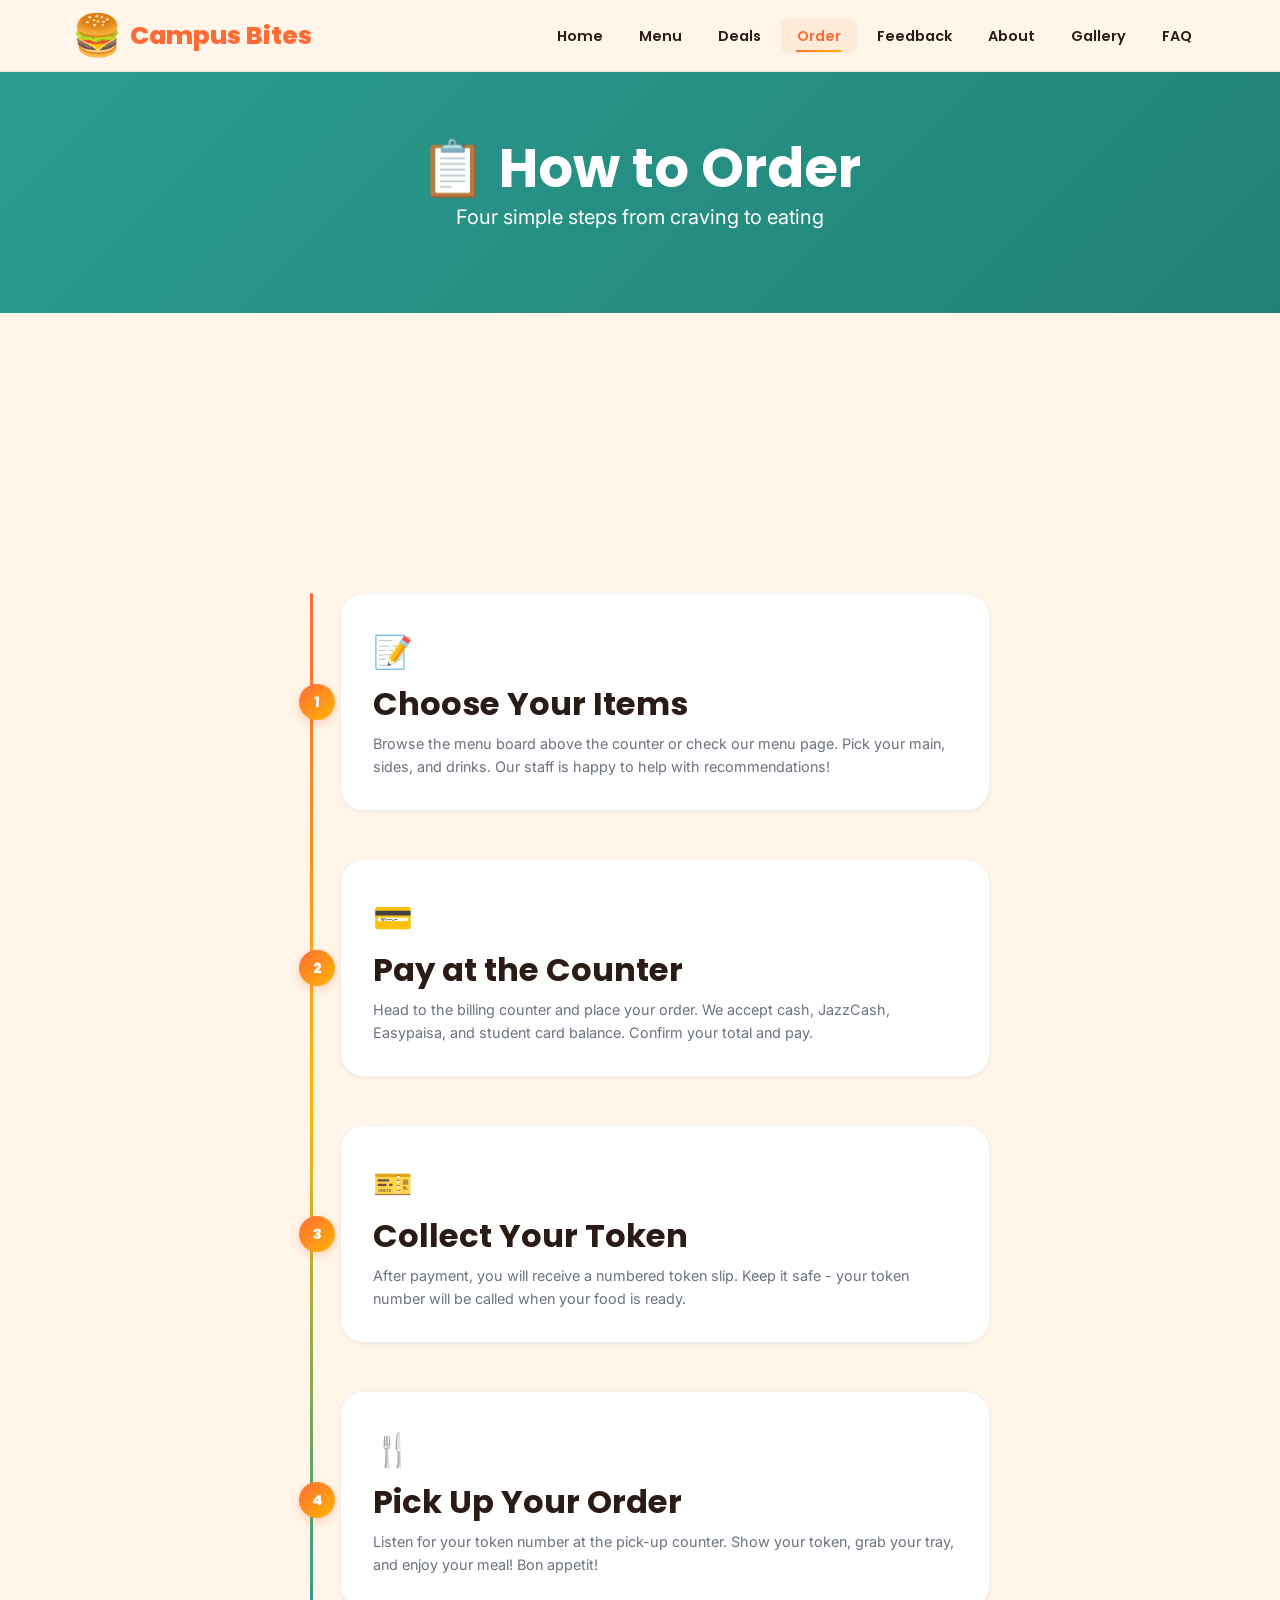
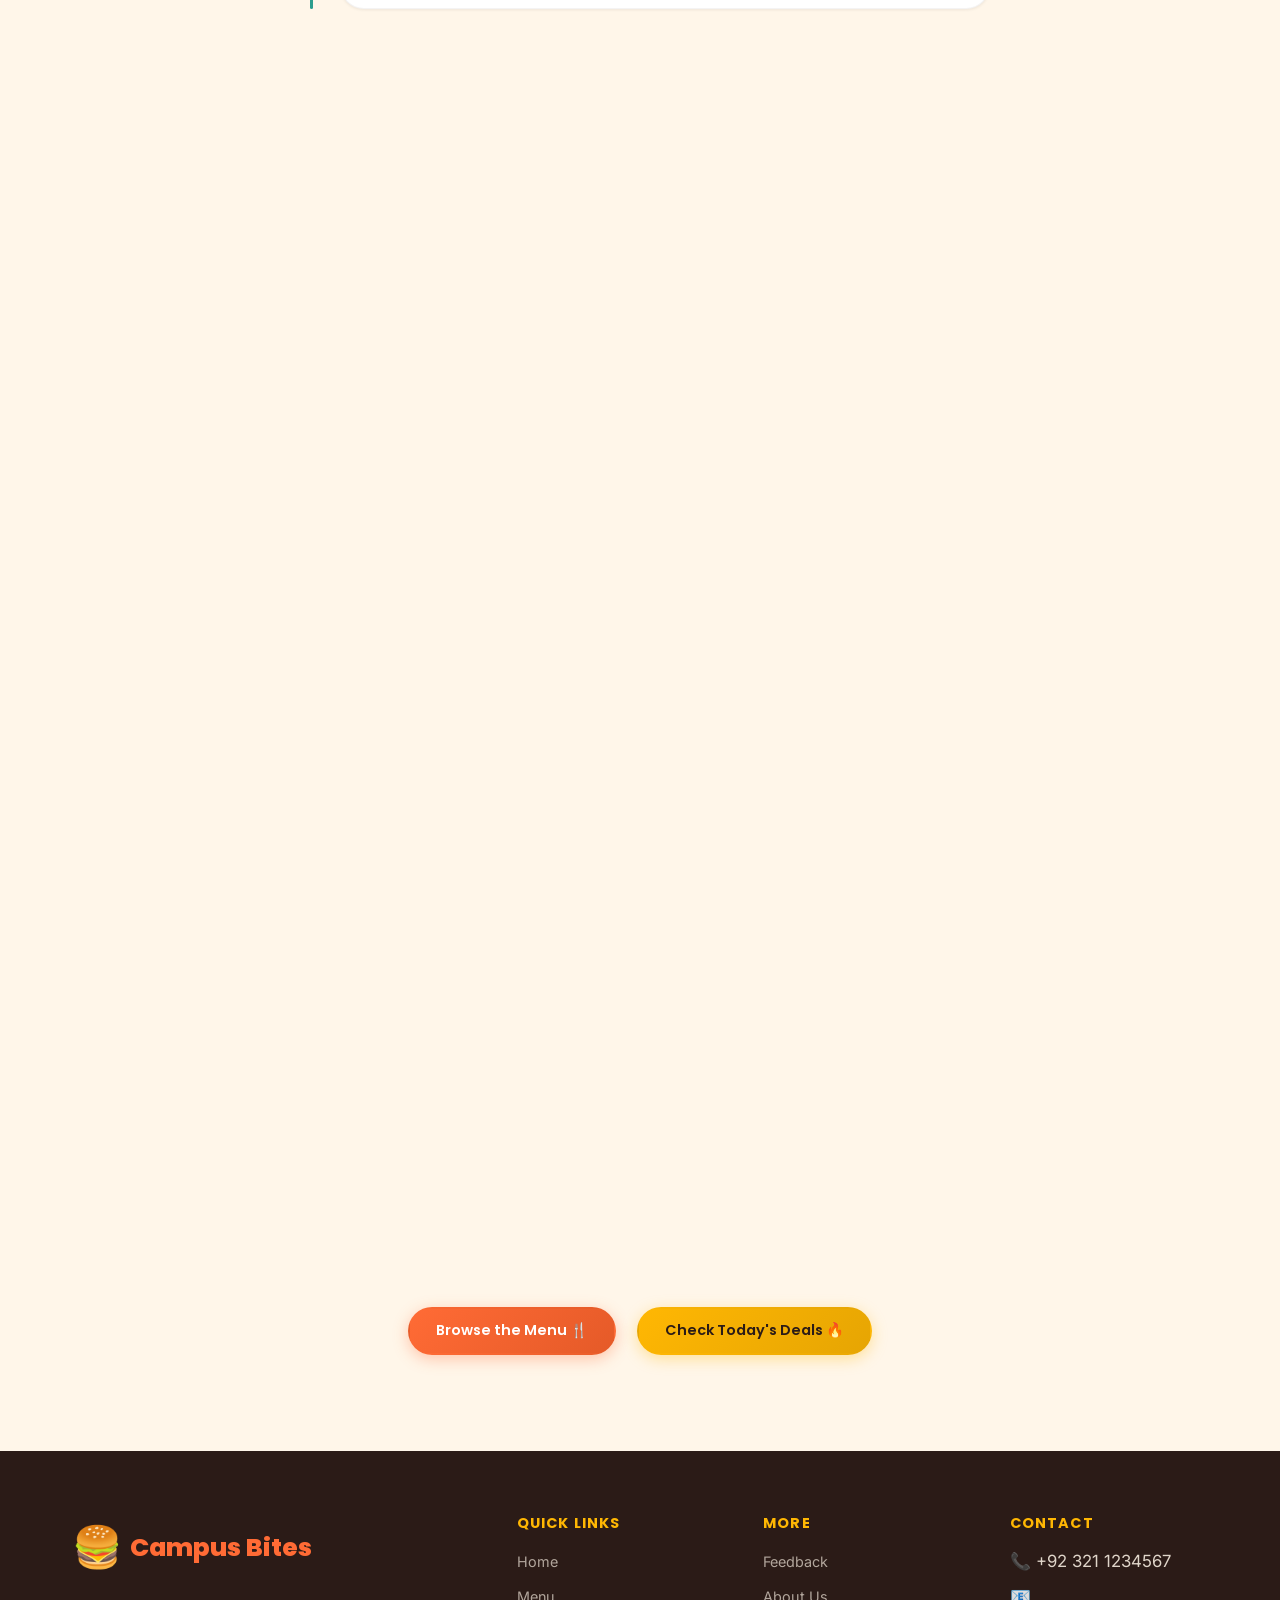
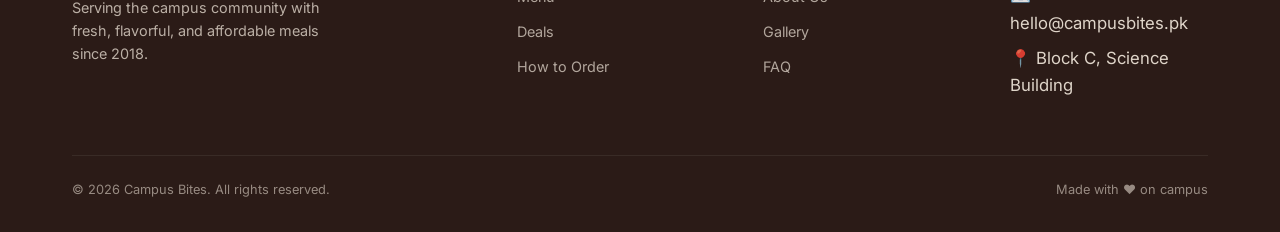
<file: src/order.html>
<!DOCTYPE html>
<html lang="en">
<head>
  <meta charset="UTF-8">
  <meta name="viewport" content="width=device-width, initial-scale=1.0">
  <meta name="description" content="How to order at Campus Bites - Step-by-step guide with peak hours, token system, and pick-up rules.">
  <title>How to Order - Campus Bites</title>
  <link rel="preconnect" href="https://fonts.googleapis.com">
  <link rel="preconnect" href="https://fonts.gstatic.com" crossorigin>
  <link href="https://fonts.googleapis.com/css2?family=Poppins:wght@400;600;700;800&family=Inter:wght@400;500;600&display=swap" rel="stylesheet">
  <link rel="stylesheet" href="../styles/style.css">
</head>
<body>

  <!-- ===== HEADER ===== -->
  <header class="site-header">
    <div class="header-inner">
      <a href="index.html" class="logo" aria-label="Campus Bites Home">
        <span class="logo-icon" aria-hidden="true">&#127828;</span>
        Campus Bites
      </a>
      <input type="checkbox" id="nav-toggle" class="nav-toggle-checkbox" aria-label="Toggle navigation menu">
      <label for="nav-toggle" class="nav-toggle-label" aria-label="Open menu">
        <span></span>
      </label>
      <nav class="main-nav" aria-label="Main navigation">
        <ul class="nav-list">
          <li><a href="index.html" class="nav-link">Home</a></li>
          <li><a href="menu.html" class="nav-link">Menu</a></li>
          <li><a href="deals.html" class="nav-link">Deals</a></li>
          <li><a href="order.html" class="nav-link" aria-current="page">Order</a></li>
          <li><a href="feedback.html" class="nav-link">Feedback</a></li>
          <li><a href="about.html" class="nav-link">About</a></li>
          <li><a href="gallery.html" class="nav-link">Gallery</a></li>
          <li><a href="faq.html" class="nav-link">FAQ</a></li>
        </ul>
      </nav>
    </div>
  </header>

  <!-- ===== MAIN CONTENT ===== -->
  <main>

    <!-- Hero -->
    <section class="order-hero" aria-label="Order page hero">
      <div class="container">
        <h1>&#128203; How to Order</h1>
        <p>Four simple steps from craving to eating</p>
      </div>
    </section>

    <!-- Timeline -->
    <section class="section" aria-label="Ordering steps">
      <div class="container">
        <h2 class="section-title scroll-reveal">Follow These Steps</h2>
        <p class="section-subtitle scroll-reveal">Ordering at Campus Bites is quick and easy</p>

        <div class="order-timeline">
          <article class="order-step">
            <span class="order-step-number" aria-label="Step 1">1</span>
            <span class="order-step-emoji" aria-hidden="true">&#128221;</span>
            <h3>Choose Your Items</h3>
            <p>Browse the menu board above the counter or check our menu page. Pick your main, sides, and drinks. Our staff is happy to help with recommendations!</p>
          </article>

          <article class="order-step">
            <span class="order-step-number" aria-label="Step 2">2</span>
            <span class="order-step-emoji" aria-hidden="true">&#128179;</span>
            <h3>Pay at the Counter</h3>
            <p>Head to the billing counter and place your order. We accept cash, JazzCash, Easypaisa, and student card balance. Confirm your total and pay.</p>
          </article>

          <article class="order-step">
            <span class="order-step-number" aria-label="Step 3">3</span>
            <span class="order-step-emoji" aria-hidden="true">&#127915;</span>
            <h3>Collect Your Token</h3>
            <p>After payment, you will receive a numbered token slip. Keep it safe - your token number will be called when your food is ready.</p>
          </article>

          <article class="order-step">
            <span class="order-step-number" aria-label="Step 4">4</span>
            <span class="order-step-emoji" aria-hidden="true">&#127860;</span>
            <h3>Pick Up Your Order</h3>
            <p>Listen for your token number at the pick-up counter. Show your token, grab your tray, and enjoy your meal! Bon appetit!</p>
          </article>
        </div>
      </div>
    </section>

    <!-- Guidelines -->
    <section class="section" aria-label="Order guidelines">
      <div class="container">
        <h2 class="section-title scroll-reveal">Good to Know</h2>
        <p class="section-subtitle scroll-reveal">Tips and guidelines for a smooth experience</p>

        <div class="order-guidelines-grid">

          <!-- Peak Hours Chart -->
          <div class="order-guideline-card scroll-reveal">
            <h3>&#128200; Peak Hours Guide</h3>
            <p style="font-size: var(--fs-sm); color: var(--color-gray-500); margin-bottom: var(--space-lg);">Plan your visit to avoid the rush</p>

            <div class="order-peak-chart">
              <div class="order-peak-row">
                <span class="order-peak-label">7:30 - 9:00 AM</span>
                <div class="order-peak-bar order-peak-bar-medium" style="width: 50%;"></div>
                <span class="order-peak-text">Moderate</span>
              </div>
              <div class="order-peak-row">
                <span class="order-peak-label">9:00 - 11:00 AM</span>
                <div class="order-peak-bar order-peak-bar-low" style="width: 25%;"></div>
                <span class="order-peak-text">Quiet</span>
              </div>
              <div class="order-peak-row">
                <span class="order-peak-label">11:00 - 1:00 PM</span>
                <div class="order-peak-bar order-peak-bar-high" style="width: 95%;"></div>
                <span class="order-peak-text">Very Busy</span>
              </div>
              <div class="order-peak-row">
                <span class="order-peak-label">1:00 - 3:00 PM</span>
                <div class="order-peak-bar order-peak-bar-high" style="width: 85%;"></div>
                <span class="order-peak-text">Busy</span>
              </div>
              <div class="order-peak-row">
                <span class="order-peak-label">3:00 - 5:00 PM</span>
                <div class="order-peak-bar order-peak-bar-low" style="width: 30%;"></div>
                <span class="order-peak-text">Quiet</span>
              </div>
              <div class="order-peak-row">
                <span class="order-peak-label">5:00 - 7:00 PM</span>
                <div class="order-peak-bar order-peak-bar-medium" style="width: 60%;"></div>
                <span class="order-peak-text">Moderate</span>
              </div>
              <div class="order-peak-row">
                <span class="order-peak-label">7:00 - 9:00 PM</span>
                <div class="order-peak-bar order-peak-bar-medium" style="width: 45%;"></div>
                <span class="order-peak-text">Moderate</span>
              </div>
            </div>
          </div>

          <!-- Pick-up Rules -->
          <div class="order-guideline-card scroll-reveal">
            <h3>&#128220; Pick-Up Rules</h3>
            <p style="font-size: var(--fs-sm); color: var(--color-gray-500); margin-bottom: var(--space-lg);">A few things to keep in mind</p>

            <ul class="order-rules-list">
              <li>
                <span class="order-rule-icon" aria-hidden="true">&#127915;</span>
                <div><strong>Keep your token.</strong> You must present your token slip to collect your order. Lost tokens require manager verification.</div>
              </li>
              <li>
                <span class="order-rule-icon" aria-hidden="true">&#9200;</span>
                <div><strong>Average wait: 5-10 minutes.</strong> During peak hours (11 AM - 1 PM), orders may take up to 15 minutes.</div>
              </li>
              <li>
                <span class="order-rule-icon" aria-hidden="true">&#128227;</span>
                <div><strong>Listen for your number.</strong> Token numbers are called out loud and displayed on the screen above the pick-up counter.</div>
              </li>
              <li>
                <span class="order-rule-icon" aria-hidden="true">&#128230;</span>
                <div><strong>Takeaway available.</strong> Let the cashier know if you want your order packed for takeaway. No extra charge.</div>
              </li>
              <li>
                <span class="order-rule-icon" aria-hidden="true">&#9989;</span>
                <div><strong>Check your order.</strong> Please verify all items before leaving the counter. We are happy to fix any errors on the spot.</div>
              </li>
              <li>
                <span class="order-rule-icon" aria-hidden="true">&#9854;</span>
                <div><strong>Accessibility.</strong> Priority service is available for students with disabilities. Just inform the counter staff.</div>
              </li>
            </ul>
          </div>

        </div>
      </div>
    </section>

    <!-- CTA -->
    <section class="section" aria-label="Call to action">
      <div class="container" style="text-align: center;">
        <a href="menu.html" class="btn btn-primary">Browse the Menu &#127860;</a>
        <a href="deals.html" class="btn btn-amber" style="margin-left: var(--space-md);">Check Today's Deals &#128293;</a>
      </div>
    </section>

  </main>

  <!-- ===== FOOTER ===== -->
  <footer class="site-footer">
    <div class="footer-inner">
      <div class="footer-grid">
        <div class="footer-brand">
          <a href="index.html" class="logo" aria-label="Campus Bites Home">
            <span class="logo-icon" aria-hidden="true">&#127828;</span>
            Campus Bites
          </a>
          <p>Serving the campus community with fresh, flavorful, and affordable meals since 2018.</p>
        </div>
        <div>
          <h4 class="footer-heading">Quick Links</h4>
          <ul class="footer-links">
            <li><a href="index.html">Home</a></li>
            <li><a href="menu.html">Menu</a></li>
            <li><a href="deals.html">Deals</a></li>
            <li><a href="order.html">How to Order</a></li>
          </ul>
        </div>
        <div>
          <h4 class="footer-heading">More</h4>
          <ul class="footer-links">
            <li><a href="feedback.html">Feedback</a></li>
            <li><a href="about.html">About Us</a></li>
            <li><a href="gallery.html">Gallery</a></li>
            <li><a href="faq.html">FAQ</a></li>
          </ul>
        </div>
        <div>
          <h4 class="footer-heading">Contact</h4>
          <ul class="footer-links">
            <li>&#128222; +92 321 1234567</li>
            <li>&#128231; hello@campusbites.pk</li>
            <li>&#128205; Block C, Science Building</li>
          </ul>
        </div>
      </div>
      <div class="footer-bottom">
        <span>&copy; 2026 Campus Bites. All rights reserved.</span>
        <span>Made with &#10084;&#65039; on campus</span>
      </div>
    </div>
  </footer>

</body>
</html>
</file>
<file: styles/style.css>
/* ===== 1. DESIGN TOKENS AND RESET (Team Lead) ===== */

:root {
    /* Colors */
    --color-primary: #FF6B35;
    --color-primary-dark: #e55a28;
    --color-primary-light: #ff8c5e;
    --color-chocolate: #2B1B17;
    --color-chocolate-light: #3d2b26;
    --color-cream: #FFF6E9;
    --color-cream-dark: #f5e6d0;
    --color-amber: #FFB703;
    --color-amber-dark: #e6a503;
    --color-green: #2A9D8F;
    --color-green-dark: #228176;
    --color-green-light: #3ab5a6;
    --color-white: #ffffff;
    --color-soft-white: #fefefe;
    --color-gray-50: #f9fafb;
    --color-gray-100: #f3f4f6;
    --color-gray-200: #e5e7eb;
    --color-gray-300: #d1d5db;
    --color-gray-400: #9ca3af;
    --color-gray-500: #6b7280;
    --color-gray-600: #4b5563;
    --color-gray-700: #374151;
    --color-gray-800: #1f2937;
    --color-danger: #ef4444;
    --color-success: #22c55e;

    /* Typography */
    --font-display: 'Poppins', 'Segoe UI', system-ui, -apple-system, sans-serif;
    --font-body: 'Inter', 'Segoe UI', system-ui, -apple-system, sans-serif;
    --fs-xs: clamp(0.7rem, 0.65rem + 0.25vw, 0.8rem);
    --fs-sm: clamp(0.8rem, 0.75rem + 0.3vw, 0.9rem);
    --fs-base: clamp(0.95rem, 0.9rem + 0.3vw, 1.05rem);
    --fs-md: clamp(1.1rem, 1rem + 0.4vw, 1.25rem);
    --fs-lg: clamp(1.3rem, 1.1rem + 0.6vw, 1.6rem);
    --fs-xl: clamp(1.6rem, 1.3rem + 0.9vw, 2.2rem);
    --fs-2xl: clamp(2rem, 1.5rem + 1.5vw, 3rem);
    --fs-3xl: clamp(2.4rem, 1.8rem + 2vw, 3.8rem);

    /* Spacing */
    --space-xs: 0.25rem;
    --space-sm: 0.5rem;
    --space-md: 1rem;
    --space-lg: 1.5rem;
    --space-xl: 2rem;
    --space-2xl: 3rem;
    --space-3xl: 4rem;
    --space-4xl: 6rem;

    /* Borders and Shadows */
    --radius-sm: 8px;
    --radius-md: 16px;
    --radius-lg: 24px;
    --radius-xl: 32px;
    --radius-full: 9999px;
    --shadow-sm: 0 1px 3px rgba(43, 27, 23, 0.08);
    --shadow-md: 0 4px 12px rgba(43, 27, 23, 0.1);
    --shadow-lg: 0 8px 30px rgba(43, 27, 23, 0.12);
    --shadow-xl: 0 16px 50px rgba(43, 27, 23, 0.15);
    --shadow-glow: 0 0 20px rgba(255, 107, 53, 0.3);
    --shadow-glow-amber: 0 0 20px rgba(255, 183, 3, 0.3);

    /* Transitions */
    --ease-out: cubic-bezier(0.16, 1, 0.3, 1);
    --ease-spring: cubic-bezier(0.34, 1.56, 0.64, 1);
    --transition-fast: 0.2s var(--ease-out);
    --transition-base: 0.35s var(--ease-out);
    --transition-slow: 0.5s var(--ease-out);

    /* Layout */
    --max-width: 1200px;
    --header-height: 72px;
}

*,
*::before,
*::after {
    margin: 0;
    padding: 0;
    box-sizing: border-box;
}

html {
    scroll-behavior: smooth;
    scroll-padding-top: calc(var(--header-height) + var(--space-xl));
    -webkit-text-size-adjust: 100%;
}

body {
    font-family: var(--font-body);
    font-size: var(--fs-base);
    line-height: 1.6;
    color: var(--color-chocolate);
    background-color: var(--color-cream);
    overflow-x: hidden;
    -webkit-font-smoothing: antialiased;
    -moz-osx-font-smoothing: grayscale;
}

img,
svg {
    max-width: 100%;
    display: block;
}

a {
    color: inherit;
    text-decoration: none;
}

ul,
ol {
    list-style: none;
}

h1,
h2,
h3,
h4,
h5,
h6 {
    font-family: var(--font-display);
    font-weight: 700;
    line-height: 1.2;
    color: var(--color-chocolate);
}

h1 {
    font-size: var(--fs-3xl);
}

h2 {
    font-size: var(--fs-2xl);
}

h3 {
    font-size: var(--fs-xl);
}

h4 {
    font-size: var(--fs-lg);
}

p {
    margin-bottom: var(--space-md);
}

input,
textarea,
select,
button {
    font-family: inherit;
    font-size: inherit;
    color: inherit;
}

/* ===== 2. GLOBAL LAYOUT, HEADER, NAV, FOOTER, BUTTONS (Team Lead) ===== */

/* --- Container --- */
.container {
    width: 100%;
    max-width: var(--max-width);
    margin: 0 auto;
    padding: 0 var(--space-xl);
}

/* --- Section --- */
.section {
    padding: var(--space-4xl) 0;
    animation: fadeUp 0.7s var(--ease-out) both;
}

.section-title {
    text-align: center;
    margin-bottom: var(--space-md);
    position: relative;
}

.section-subtitle {
    text-align: center;
    color: var(--color-gray-500);
    font-size: var(--fs-md);
    margin-bottom: var(--space-3xl);
    max-width: 600px;
    margin-left: auto;
    margin-right: auto;
}

.section-title::after {
    content: '';
    display: block;
    width: 60px;
    height: 4px;
    background: linear-gradient(90deg, var(--color-primary), var(--color-amber));
    border-radius: var(--radius-full);
    margin: var(--space-md) auto 0;
}

/* --- Sticky Header / Glassmorphism --- */
.site-header {
    position: sticky;
    top: 0;
    z-index: 1000;
    background: rgba(255, 246, 233, 0.8);
    backdrop-filter: blur(16px);
    -webkit-backdrop-filter: blur(16px);
    border-bottom: 1px solid rgba(43, 27, 23, 0.08);
    transition: box-shadow var(--transition-base);
    height: var(--header-height);
}

.site-header:hover {
    box-shadow: var(--shadow-md);
}

.header-inner {
    display: flex;
    align-items: center;
    justify-content: space-between;
    height: 100%;
    max-width: var(--max-width);
    margin: 0 auto;
    padding: 0 var(--space-xl);
}

/* --- Logo --- */
.logo {
    display: flex;
    align-items: center;
    gap: var(--space-sm);
    font-family: var(--font-display);
    font-weight: 800;
    font-size: var(--fs-lg);
    color: var(--color-primary);
    z-index: 1001;
    text-decoration: none;
}

.logo-icon {
    font-size: 1.6em;
    display: inline-block;
    animation: logoBounce 2s var(--ease-spring) infinite;
}

/* --- Navigation --- */
.nav-toggle-checkbox {
    display: none;
}

.nav-toggle-label {
    display: none;
    flex-direction: column;
    justify-content: center;
    gap: 5px;
    width: 32px;
    height: 32px;
    cursor: pointer;
    z-index: 1001;
}

.nav-toggle-label span,
.nav-toggle-label span::before,
.nav-toggle-label span::after {
    display: block;
    width: 100%;
    height: 2.5px;
    background: var(--color-chocolate);
    border-radius: var(--radius-full);
    transition: var(--transition-base);
    position: relative;
}

.nav-toggle-label span::before,
.nav-toggle-label span::after {
    content: '';
    position: absolute;
}

.nav-toggle-label span::before {
    top: -8px;
}

.nav-toggle-label span::after {
    top: 8px;
}

.main-nav {
    display: flex;
    align-items: center;
}

.nav-list {
    display: flex;
    align-items: center;
    gap: var(--space-xs);
}

.nav-link {
    font-family: var(--font-display);
    font-weight: 600;
    font-size: var(--fs-sm);
    padding: var(--space-sm) var(--space-md);
    border-radius: var(--radius-sm);
    position: relative;
    transition: color var(--transition-fast), background var(--transition-fast);
    white-space: nowrap;
}

.nav-link::after {
    content: '';
    position: absolute;
    bottom: 2px;
    left: 50%;
    width: 0;
    height: 2.5px;
    background: linear-gradient(90deg, var(--color-primary), var(--color-amber));
    border-radius: var(--radius-full);
    transition: width var(--transition-base), left var(--transition-base);
}

.nav-link:hover::after,
.nav-link[aria-current="page"]::after {
    width: 60%;
    left: 20%;
}

.nav-link:hover {
    color: var(--color-primary);
}

.nav-link[aria-current="page"] {
    color: var(--color-primary);
    background: rgba(255, 107, 53, 0.08);
}

/* --- Mobile Nav --- */
@media (max-width: 900px) {
    .nav-toggle-label {
        display: flex;
    }

    .main-nav {
        position: fixed;
        top: 0;
        right: -100%;
        width: min(320px, 85vw);
        height: 100vh;
        height: 100dvh;
        background: rgba(255, 246, 233, 0.97);
        backdrop-filter: blur(20px);
        -webkit-backdrop-filter: blur(20px);
        flex-direction: column;
        justify-content: center;
        padding: var(--space-2xl);
        transition: right var(--transition-base);
        box-shadow: -8px 0 30px rgba(0, 0, 0, 0.1);
    }

    .nav-list {
        flex-direction: column;
        gap: var(--space-sm);
        width: 100%;
    }

    .nav-link {
        font-size: var(--fs-md);
        padding: var(--space-md) var(--space-lg);
        width: 100%;
        text-align: center;
        border-radius: var(--radius-md);
    }

    .nav-link::after {
        display: none;
    }

    .nav-link:hover,
    .nav-link[aria-current="page"] {
        background: rgba(255, 107, 53, 0.12);
    }

    /* Checkbox hack: open nav */
    .nav-toggle-checkbox:checked~.main-nav {
        right: 0;
    }

    /* Hamburger to X animation */
    .nav-toggle-checkbox:checked~.nav-toggle-label span {
        background: transparent;
    }

    .nav-toggle-checkbox:checked~.nav-toggle-label span::before {
        top: 0;
        transform: rotate(45deg);
    }

    .nav-toggle-checkbox:checked~.nav-toggle-label span::after {
        top: 0;
        transform: rotate(-45deg);
    }
}

/* --- Buttons --- */
.btn {
    display: inline-flex;
    align-items: center;
    justify-content: center;
    gap: var(--space-sm);
    font-family: var(--font-display);
    font-weight: 600;
    font-size: var(--fs-sm);
    padding: 0.75em 1.8em;
    border-radius: var(--radius-full);
    border: 2px solid transparent;
    cursor: pointer;
    transition: transform var(--transition-fast), box-shadow var(--transition-fast), background var(--transition-fast);
    position: relative;
    overflow: hidden;
    text-decoration: none;
    white-space: nowrap;
}

.btn::before {
    content: '';
    position: absolute;
    top: 0;
    left: -100%;
    width: 100%;
    height: 100%;
    background: linear-gradient(90deg, transparent, rgba(255, 255, 255, 0.3), transparent);
    transition: left 0.5s ease;
}

.btn:hover::before {
    left: 100%;
}

.btn:active {
    transform: scale(0.96);
}

.btn-primary {
    background: linear-gradient(135deg, var(--color-primary), var(--color-primary-dark));
    color: var(--color-white);
    box-shadow: 0 4px 15px rgba(255, 107, 53, 0.35);
}

.btn-primary:hover {
    transform: translateY(-2px);
    box-shadow: 0 6px 25px rgba(255, 107, 53, 0.45);
}

.btn-secondary {
    background: transparent;
    color: var(--color-primary);
    border-color: var(--color-primary);
}

.btn-secondary:hover {
    background: var(--color-primary);
    color: var(--color-white);
    transform: translateY(-2px);
}

.btn-amber {
    background: linear-gradient(135deg, var(--color-amber), var(--color-amber-dark));
    color: var(--color-chocolate);
    box-shadow: 0 4px 15px rgba(255, 183, 3, 0.35);
}

.btn-amber:hover {
    transform: translateY(-2px);
    box-shadow: 0 6px 25px rgba(255, 183, 3, 0.45);
}

.btn-green {
    background: linear-gradient(135deg, var(--color-green), var(--color-green-dark));
    color: var(--color-white);
    box-shadow: 0 4px 15px rgba(42, 157, 143, 0.35);
}

.btn-green:hover {
    transform: translateY(-2px);
    box-shadow: 0 6px 25px rgba(42, 157, 143, 0.45);
}

/* --- Cards (shared base) --- */
.card {
    background: var(--color-white);
    border-radius: var(--radius-lg);
    padding: var(--space-2xl);
    box-shadow: var(--shadow-sm);
    border: 1px solid rgba(43, 27, 23, 0.05);
    transition: transform var(--transition-base), box-shadow var(--transition-base);
}

.card:hover {
    transform: translateY(-6px) rotate(-0.5deg);
    box-shadow: var(--shadow-lg);
}

/* --- Badge (shared) --- */
.badge {
    display: inline-flex;
    align-items: center;
    gap: 0.3em;
    font-family: var(--font-display);
    font-size: var(--fs-xs);
    font-weight: 700;
    padding: 0.3em 0.8em;
    border-radius: var(--radius-full);
    text-transform: uppercase;
    letter-spacing: 0.04em;
}

.badge-spicy {
    background: #fee2e2;
    color: #dc2626;
}

.badge-veg {
    background: #dcfce7;
    color: #16a34a;
}

.badge-best {
    background: #fef3c7;
    color: #d97706;
}

.badge-new {
    background: #dbeafe;
    color: #2563eb;
}

/* --- Footer --- */
.site-footer {
    background: var(--color-chocolate);
    color: rgba(255, 246, 233, 0.85);
    padding: var(--space-3xl) 0 var(--space-xl);
}

.footer-inner {
    max-width: var(--max-width);
    margin: 0 auto;
    padding: 0 var(--space-xl);
}

.footer-grid {
    display: grid;
    grid-template-columns: 2fr 1fr 1fr 1fr;
    gap: var(--space-2xl);
    margin-bottom: var(--space-2xl);
}

.footer-brand .logo {
    margin-bottom: var(--space-md);
}

.footer-brand p {
    font-size: var(--fs-sm);
    opacity: 0.8;
    max-width: 280px;
}

.footer-heading {
    font-family: var(--font-display);
    font-weight: 700;
    font-size: var(--fs-sm);
    color: var(--color-amber);
    text-transform: uppercase;
    letter-spacing: 0.08em;
    margin-bottom: var(--space-md);
}

.footer-links li {
    margin-bottom: var(--space-sm);
}

.footer-links a {
    font-size: var(--fs-sm);
    opacity: 0.75;
    transition: opacity var(--transition-fast), color var(--transition-fast);
}

.footer-links a:hover {
    opacity: 1;
    color: var(--color-amber);
}

.footer-bottom {
    border-top: 1px solid rgba(255, 246, 233, 0.12);
    padding-top: var(--space-lg);
    display: flex;
    align-items: center;
    justify-content: space-between;
    flex-wrap: wrap;
    gap: var(--space-md);
    font-size: var(--fs-xs);
    opacity: 0.6;
}

@media (max-width: 768px) {
    .footer-grid {
        grid-template-columns: 1fr 1fr;
        gap: var(--space-xl);
    }
}

@media (max-width: 480px) {
    .footer-grid {
        grid-template-columns: 1fr;
    }

    .footer-bottom {
        flex-direction: column;
        text-align: center;
    }
}

/* Scroll reveal fallback */
.reveal {
    opacity: 0;
    transform: translateY(30px);
    animation: fadeUp 0.7s var(--ease-out) both;
}

.reveal-delay-1 {
    animation-delay: 0.1s;
}

.reveal-delay-2 {
    animation-delay: 0.2s;
}

.reveal-delay-3 {
    animation-delay: 0.3s;
}

.reveal-delay-4 {
    animation-delay: 0.4s;
}

.reveal-delay-5 {
    animation-delay: 0.5s;
}

.reveal-delay-6 {
    animation-delay: 0.6s;
}

/* Scroll-driven reveal */
@supports (animation-timeline: view()) {
    .scroll-reveal {
        opacity: 0;
        transform: translateY(40px);
        animation: fadeUp linear both;
        animation-timeline: view();
        animation-range: entry 0% entry 40%;
    }
}

/* ===== 3. PAGE: HOME (index.html) ===== */

.home-hero {
    position: relative;
    min-height: calc(100vh - var(--header-height));
    display: flex;
    align-items: center;
    justify-content: center;
    overflow: hidden;
    background: linear-gradient(-45deg, #FF6B35, #FFB703, #2A9D8F, #FF6B35);
    background-size: 400% 400%;
    animation: heroGradient 12s ease infinite;
    padding: var(--space-3xl) var(--space-xl);
}

.home-hero::before {
    content: '';
    position: absolute;
    inset: 0;
    background: rgba(43, 27, 23, 0.35);
    z-index: 1;
}

.home-hero-content {
    position: relative;
    z-index: 2;
    text-align: center;
    max-width: 800px;
}

.home-hero-title {
    font-size: var(--fs-3xl);
    color: var(--color-white);
    margin-bottom: var(--space-md);
    animation: fadeUp 0.8s var(--ease-out) 0.2s both;
    text-shadow: 0 2px 20px rgba(0, 0, 0, 0.2);
}

.home-hero-subtitle {
    font-size: var(--fs-lg);
    color: rgba(255, 255, 255, 0.9);
    margin-bottom: var(--space-2xl);
    animation: fadeUp 0.8s var(--ease-out) 0.4s both;
    font-weight: 400;
}

.home-hero-buttons {
    display: flex;
    gap: var(--space-md);
    justify-content: center;
    flex-wrap: wrap;
    animation: fadeUp 0.8s var(--ease-out) 0.6s both;
}

/* Floating food emoji */
.home-float {
    position: absolute;
    z-index: 1;
    font-size: clamp(2rem, 4vw, 3.5rem);
    pointer-events: none;
    animation: floatDrift 8s ease-in-out infinite;
    opacity: 0.7;
}

.home-float:nth-child(1) {
    top: 10%;
    left: 8%;
    animation-delay: 0s;
    animation-duration: 9s;
}

.home-float:nth-child(2) {
    top: 20%;
    right: 12%;
    animation-delay: 1.5s;
    animation-duration: 7s;
}

.home-float:nth-child(3) {
    bottom: 20%;
    left: 15%;
    animation-delay: 3s;
    animation-duration: 10s;
}

.home-float:nth-child(4) {
    bottom: 15%;
    right: 8%;
    animation-delay: 0.8s;
    animation-duration: 8s;
}

.home-float:nth-child(5) {
    top: 50%;
    left: 5%;
    animation-delay: 2s;
    animation-duration: 11s;
}

.home-float:nth-child(6) {
    top: 40%;
    right: 5%;
    animation-delay: 4s;
    animation-duration: 9s;
}

/* Coffee cup with steam */
.home-coffee-wrap {
    display: flex;
    justify-content: center;
    margin: var(--space-2xl) 0;
}

.home-coffee {
    position: relative;
    width: 80px;
    height: 70px;
}

.home-coffee-cup {
    width: 60px;
    height: 50px;
    background: linear-gradient(135deg, var(--color-chocolate), var(--color-chocolate-light));
    border-radius: 0 0 20px 20px;
    position: absolute;
    bottom: 0;
    left: 10px;
}

.home-coffee-cup::after {
    content: '';
    position: absolute;
    right: -15px;
    top: 8px;
    width: 18px;
    height: 28px;
    border: 3px solid var(--color-chocolate);
    border-left: none;
    border-radius: 0 10px 10px 0;
}

.home-coffee-steam {
    position: absolute;
    bottom: 48px;
    width: 8px;
    height: 30px;
    border-radius: 50%;
    opacity: 0;
}

.home-coffee-steam:nth-child(1) {
    left: 18px;
    animation: steamRise 2s ease-in-out infinite 0s;
}

.home-coffee-steam:nth-child(2) {
    left: 32px;
    animation: steamRise 2s ease-in-out infinite 0.5s;
}

.home-coffee-steam:nth-child(3) {
    left: 46px;
    animation: steamRise 2s ease-in-out infinite 1s;
}

/* Intro */
.home-intro {
    text-align: center;
    max-width: 700px;
    margin: 0 auto;
}

.home-intro p {
    font-size: var(--fs-md);
    color: var(--color-gray-600);
}

/* Location and hours */
.home-info-grid {
    display: grid;
    grid-template-columns: 1fr 1fr;
    gap: var(--space-2xl);
    margin-top: var(--space-2xl);
}

.home-info-card {
    background: var(--color-white);
    border-radius: var(--radius-lg);
    padding: var(--space-2xl);
    box-shadow: var(--shadow-sm);
    border: 1px solid rgba(43, 27, 23, 0.05);
}

.home-info-card h3 {
    margin-bottom: var(--space-lg);
    display: flex;
    align-items: center;
    gap: var(--space-sm);
}

.home-hours-table {
    width: 100%;
    border-collapse: collapse;
}

.home-hours-table tr {
    border-bottom: 1px solid var(--color-gray-100);
}

.home-hours-table td {
    padding: var(--space-sm) 0;
    font-size: var(--fs-sm);
}

.home-hours-table td:last-child {
    text-align: right;
    font-weight: 600;
    color: var(--color-green);
}

.home-location-detail {
    display: flex;
    align-items: flex-start;
    gap: var(--space-sm);
    margin-bottom: var(--space-md);
    font-size: var(--fs-sm);
}

.home-location-detail span:first-child {
    font-size: 1.3em;
    flex-shrink: 0;
}

/* Why choose us */
.home-features-grid {
    display: grid;
    grid-template-columns: repeat(auto-fit, minmax(250px, 1fr));
    gap: var(--space-xl);
}

.home-feature-card {
    background: var(--color-white);
    border-radius: var(--radius-lg);
    padding: var(--space-2xl);
    text-align: center;
    box-shadow: var(--shadow-sm);
    border: 1px solid rgba(43, 27, 23, 0.05);
    transition: transform var(--transition-base), box-shadow var(--transition-base);
}

.home-feature-card:hover {
    transform: translateY(-8px) rotate(-1deg);
    box-shadow: var(--shadow-lg);
}

.home-feature-icon {
    font-size: 3rem;
    margin-bottom: var(--space-md);
    display: inline-block;
    transition: transform var(--transition-base);
}

.home-feature-card:hover .home-feature-icon {
    animation: iconBounce 0.5s var(--ease-spring);
}

.home-feature-card h4 {
    margin-bottom: var(--space-sm);
}

.home-feature-card p {
    color: var(--color-gray-500);
    font-size: var(--fs-sm);
    margin-bottom: 0;
}

/* Page preview strip */
.home-pages-grid {
    display: grid;
    grid-template-columns: repeat(auto-fit, minmax(200px, 1fr));
    gap: var(--space-lg);
}

.home-page-link {
    display: block;
    background: var(--color-white);
    border-radius: var(--radius-md);
    padding: var(--space-xl);
    text-align: center;
    box-shadow: var(--shadow-sm);
    border: 1px solid rgba(43, 27, 23, 0.05);
    transition: transform var(--transition-base), box-shadow var(--transition-base), border-color var(--transition-base);
    text-decoration: none;
}

.home-page-link:hover {
    transform: translateY(-4px);
    box-shadow: var(--shadow-md);
    border-color: var(--color-primary-light);
}

.home-page-link-icon {
    font-size: 2.5rem;
    margin-bottom: var(--space-sm);
    display: block;
}

.home-page-link h4 {
    font-size: var(--fs-sm);
    margin-bottom: var(--space-xs);
}

.home-page-link p {
    font-size: var(--fs-xs);
    color: var(--color-gray-400);
    margin-bottom: 0;
}

/* Closing CTA */
.home-cta-section {
    text-align: center;
    background: linear-gradient(135deg, var(--color-primary), var(--color-amber));
    border-radius: var(--radius-xl);
    padding: var(--space-3xl) var(--space-xl);
    color: var(--color-white);
}

.home-cta-section h2 {
    color: var(--color-white);
    margin-bottom: var(--space-md);
}

.home-cta-section p {
    font-size: var(--fs-md);
    opacity: 0.9;
    margin-bottom: var(--space-xl);
    max-width: 500px;
    margin-left: auto;
    margin-right: auto;
}

@media (max-width: 768px) {
    .home-info-grid {
        grid-template-columns: 1fr;
    }

    .home-hero {
        min-height: 80vh;
        padding: var(--space-2xl) var(--space-md);
    }

    .home-pages-grid {
        grid-template-columns: repeat(2, 1fr);
    }
}

@media (max-width: 480px) {
    .home-pages-grid {
        grid-template-columns: 1fr;
    }

    .home-hero-buttons {
        flex-direction: column;
        align-items: center;
    }
}

/* ===== 4. PAGE: MENU (menu.html) ===== */

.menu-hero {
    background: linear-gradient(135deg, var(--color-chocolate) 0%, var(--color-chocolate-light) 100%);
    padding: var(--space-3xl) var(--space-xl);
    text-align: center;
    color: var(--color-cream);
}

.menu-hero h1 {
    color: var(--color-white);
    animation: fadeUp 0.6s var(--ease-out) both;
}

.menu-hero p {
    color: rgba(255, 246, 233, 0.8);
    font-size: var(--fs-md);
    animation: fadeUp 0.6s var(--ease-out) 0.15s both;
}

/* Category jump bar */
.menu-jump-bar {
    display: flex;
    justify-content: center;
    gap: var(--space-sm);
    flex-wrap: wrap;
    padding: var(--space-lg) var(--space-xl);
    background: var(--color-white);
    border-bottom: 1px solid var(--color-gray-100);
    position: sticky;
    top: var(--header-height);
    z-index: 50;
}

.menu-jump-link {
    font-family: var(--font-display);
    font-weight: 600;
    font-size: var(--fs-sm);
    padding: var(--space-sm) var(--space-lg);
    border-radius: var(--radius-full);
    border: 2px solid var(--color-gray-200);
    transition: all var(--transition-fast);
    text-decoration: none;
}

.menu-jump-link:hover {
    background: var(--color-primary);
    color: var(--color-white);
    border-color: var(--color-primary);
    transform: translateY(-2px);
}

/* Category sections */
.menu-category {
    scroll-margin-top: calc(var(--header-height) + 80px);
}

.menu-category-header {
    display: flex;
    align-items: center;
    gap: var(--space-md);
    margin-bottom: var(--space-xl);
}

.menu-category-icon {
    font-size: 2.5rem;
}

.menu-category-line {
    flex: 1;
    height: 2px;
    background: linear-gradient(90deg, var(--color-gray-200), transparent);
}

/* Menu cards */
.menu-grid {
    display: grid;
    grid-template-columns: repeat(auto-fill, minmax(280px, 1fr));
    gap: var(--space-xl);
}

.menu-card {
    background: var(--color-white);
    border-radius: var(--radius-lg);
    padding: var(--space-xl);
    box-shadow: var(--shadow-sm);
    border: 1px solid rgba(43, 27, 23, 0.05);
    transition: transform var(--transition-base), box-shadow var(--transition-base);
    position: relative;
    overflow: hidden;
}

.menu-card:hover {
    transform: translateY(-6px) rotate(-0.5deg);
    box-shadow: var(--shadow-lg), var(--shadow-glow);
}

.menu-card-emoji {
    font-size: 3rem;
    margin-bottom: var(--space-md);
    display: inline-block;
    transition: transform var(--transition-base);
}

.menu-card:hover .menu-card-emoji {
    animation: iconBounce 0.5s var(--ease-spring);
}

.menu-card-name {
    font-family: var(--font-display);
    font-weight: 700;
    font-size: var(--fs-md);
    margin-bottom: var(--space-xs);
}

.menu-card-desc {
    color: var(--color-gray-500);
    font-size: var(--fs-sm);
    margin-bottom: var(--space-md);
}

.menu-card-bottom {
    display: flex;
    align-items: center;
    justify-content: space-between;
    flex-wrap: wrap;
    gap: var(--space-sm);
}

.menu-card-price {
    font-family: var(--font-display);
    font-weight: 800;
    font-size: var(--fs-lg);
    color: var(--color-primary);
}

.menu-card-badges {
    display: flex;
    gap: var(--space-xs);
    flex-wrap: wrap;
}

@media (max-width: 768px) {
    .menu-grid {
        grid-template-columns: repeat(auto-fill, minmax(240px, 1fr));
    }

    .menu-jump-bar {
        gap: var(--space-xs);
    }

    .menu-jump-link {
        font-size: var(--fs-xs);
        padding: var(--space-xs) var(--space-md);
    }
}

@media (max-width: 480px) {
    .menu-grid {
        grid-template-columns: 1fr;
    }
}

/* ===== 5. PAGE: DEALS (deals.html) ===== */

.deals-hero {
    background: linear-gradient(135deg, var(--color-amber) 0%, var(--color-primary) 100%);
    padding: var(--space-3xl) var(--space-xl);
    text-align: center;
    color: var(--color-white);
}

.deals-hero h1 {
    color: var(--color-white);
    animation: fadeUp 0.6s var(--ease-out) both;
}

.deals-hero p {
    opacity: 0.9;
    font-size: var(--fs-md);
    animation: fadeUp 0.6s var(--ease-out) 0.15s both;
}

/* Marquee ticker */
.deals-marquee {
    background: var(--color-chocolate);
    padding: var(--space-md) 0;
    overflow: hidden;
    white-space: nowrap;
}

.deals-marquee-track {
    display: inline-flex;
    animation: marqueeScroll 30s linear infinite;
}

.deals-marquee-item {
    display: inline-flex;
    align-items: center;
    gap: var(--space-sm);
    padding: 0 var(--space-2xl);
    color: var(--color-amber);
    font-family: var(--font-display);
    font-weight: 600;
    font-size: var(--fs-sm);
}

.deals-marquee-item span {
    color: rgba(255, 246, 233, 0.7);
    font-weight: 400;
}

/* Daily special */
.deals-special {
    background: linear-gradient(135deg, rgba(255, 107, 53, 0.05), rgba(255, 183, 3, 0.08));
    border: 2px solid var(--color-primary);
    border-radius: var(--radius-xl);
    padding: var(--space-2xl);
    text-align: center;
    position: relative;
    max-width: 700px;
    margin: 0 auto var(--space-3xl);
}

.deals-special-badge {
    display: inline-flex;
    align-items: center;
    gap: var(--space-sm);
    background: var(--color-primary);
    color: var(--color-white);
    font-family: var(--font-display);
    font-weight: 700;
    padding: var(--space-sm) var(--space-lg);
    border-radius: var(--radius-full);
    margin-bottom: var(--space-lg);
    animation: pulse 2s ease-in-out infinite;
}

.deals-special-emoji {
    font-size: 4rem;
    margin-bottom: var(--space-md);
    display: block;
}

.deals-special h3 {
    font-size: var(--fs-xl);
    margin-bottom: var(--space-sm);
}

.deals-special-desc {
    color: var(--color-gray-500);
    font-size: var(--fs-md);
    margin-bottom: var(--space-lg);
}

.deals-special-price {
    font-family: var(--font-display);
    font-weight: 800;
    font-size: var(--fs-2xl);
    color: var(--color-primary);
}

.deals-special-original {
    font-size: var(--fs-md);
    color: var(--color-gray-400);
    text-decoration: line-through;
    margin-left: var(--space-sm);
}

/* Combo deals */
.deals-combos-grid {
    display: grid;
    grid-template-columns: repeat(auto-fit, minmax(300px, 1fr));
    gap: var(--space-xl);
}

.deals-combo {
    background: var(--color-white);
    border-radius: var(--radius-lg);
    overflow: hidden;
    box-shadow: var(--shadow-sm);
    border: 1px solid rgba(43, 27, 23, 0.05);
    transition: transform var(--transition-base), box-shadow var(--transition-base);
}

.deals-combo:hover {
    transform: translateY(-6px) rotate(-0.5deg);
    box-shadow: var(--shadow-lg);
}

.deals-combo-header {
    background: linear-gradient(135deg, var(--color-chocolate), var(--color-chocolate-light));
    padding: var(--space-xl);
    color: var(--color-cream);
    text-align: center;
}

.deals-combo-header h3 {
    color: var(--color-white);
    margin-bottom: var(--space-xs);
}

.deals-combo-emoji {
    font-size: 2.5rem;
    margin-bottom: var(--space-sm);
    display: block;
}

.deals-combo-body {
    padding: var(--space-xl);
}

.deals-combo-list {
    margin-bottom: var(--space-lg);
}

.deals-combo-list li {
    padding: var(--space-sm) 0;
    border-bottom: 1px solid var(--color-gray-100);
    font-size: var(--fs-sm);
    display: flex;
    align-items: center;
    gap: var(--space-sm);
}

.deals-combo-list li::before {
    content: '\2713';
    color: var(--color-green);
    font-weight: 700;
}

.deals-combo-pricing {
    text-align: center;
}

.deals-combo-original {
    font-size: var(--fs-sm);
    color: var(--color-gray-400);
    text-decoration: line-through;
}

.deals-combo-price {
    font-family: var(--font-display);
    font-weight: 800;
    font-size: var(--fs-xl);
    color: var(--color-primary);
    display: block;
    margin: var(--space-xs) 0;
}

.deals-combo-save {
    display: inline-block;
    background: var(--color-success);
    color: var(--color-white);
    font-family: var(--font-display);
    font-weight: 700;
    font-size: var(--fs-xs);
    padding: 0.3em 0.8em;
    border-radius: var(--radius-full);
}

@media (max-width: 768px) {
    .deals-combos-grid {
        grid-template-columns: 1fr;
        max-width: 500px;
        margin-left: auto;
        margin-right: auto;
    }
}

@media (max-width: 480px) {
    .deals-special {
        padding: var(--space-xl);
    }
}

/* ===== 6. PAGE: ORDER (order.html) ===== */

.order-hero {
    background: linear-gradient(135deg, var(--color-green) 0%, var(--color-green-dark) 100%);
    padding: var(--space-3xl) var(--space-xl);
    text-align: center;
    color: var(--color-white);
}

.order-hero h1 {
    color: var(--color-white);
    animation: fadeUp 0.6s var(--ease-out) both;
}

.order-hero p {
    opacity: 0.9;
    font-size: var(--fs-md);
    animation: fadeUp 0.6s var(--ease-out) 0.15s both;
}

/* Timeline */
.order-timeline {
    position: relative;
    max-width: 700px;
    margin: 0 auto;
    padding-left: 50px;
}

.order-timeline::before {
    content: '';
    position: absolute;
    left: 20px;
    top: 0;
    bottom: 0;
    width: 3px;
    background: linear-gradient(180deg, var(--color-primary), var(--color-amber), var(--color-green));
    border-radius: var(--radius-full);
}

.order-step {
    position: relative;
    margin-bottom: var(--space-2xl);
    padding: var(--space-xl);
    background: var(--color-white);
    border-radius: var(--radius-lg);
    box-shadow: var(--shadow-sm);
    border: 1px solid rgba(43, 27, 23, 0.05);
    animation: fadeUp 0.6s var(--ease-out) both;
}

.order-step:nth-child(1) {
    animation-delay: 0.1s;
}

.order-step:nth-child(2) {
    animation-delay: 0.25s;
}

.order-step:nth-child(3) {
    animation-delay: 0.4s;
}

.order-step:nth-child(4) {
    animation-delay: 0.55s;
}

.order-step-number {
    position: absolute;
    left: -42px;
    top: 50%;
    transform: translateY(-50%);
    width: 36px;
    height: 36px;
    border-radius: 50%;
    background: linear-gradient(135deg, var(--color-primary), var(--color-amber));
    color: var(--color-white);
    font-family: var(--font-display);
    font-weight: 800;
    font-size: var(--fs-sm);
    display: flex;
    align-items: center;
    justify-content: center;
    box-shadow: 0 3px 10px rgba(255, 107, 53, 0.3);
}

.order-step-emoji {
    font-size: 2rem;
    margin-bottom: var(--space-sm);
    display: block;
}

.order-step h3 {
    margin-bottom: var(--space-sm);
}

.order-step p {
    color: var(--color-gray-500);
    font-size: var(--fs-sm);
    margin-bottom: 0;
}

/* Guidelines */
.order-guidelines-grid {
    display: grid;
    grid-template-columns: 1fr 1fr;
    gap: var(--space-xl);
}

.order-guideline-card {
    background: var(--color-white);
    border-radius: var(--radius-lg);
    padding: var(--space-2xl);
    box-shadow: var(--shadow-sm);
    border: 1px solid rgba(43, 27, 23, 0.05);
}

.order-guideline-card h3 {
    margin-bottom: var(--space-lg);
    display: flex;
    align-items: center;
    gap: var(--space-sm);
}

/* Peak hours chart */
.order-peak-chart {
    display: flex;
    flex-direction: column;
    gap: var(--space-sm);
}

.order-peak-row {
    display: flex;
    align-items: center;
    gap: var(--space-md);
}

.order-peak-label {
    font-size: var(--fs-sm);
    font-weight: 600;
    min-width: 120px;
    white-space: nowrap;
}

.order-peak-bar {
    height: 24px;
    border-radius: var(--radius-full);
    transition: width 1s var(--ease-out);
}

.order-peak-bar-low {
    background: linear-gradient(90deg, var(--color-green), var(--color-green-light));
}

.order-peak-bar-medium {
    background: linear-gradient(90deg, var(--color-amber), var(--color-amber-dark));
}

.order-peak-bar-high {
    background: linear-gradient(90deg, var(--color-primary), var(--color-danger));
}

.order-peak-text {
    font-size: var(--fs-xs);
    color: var(--color-gray-400);
    white-space: nowrap;
}

/* Pickup rules */
.order-rules-list li {
    display: flex;
    align-items: flex-start;
    gap: var(--space-md);
    padding: var(--space-md) 0;
    border-bottom: 1px solid var(--color-gray-100);
    font-size: var(--fs-sm);
}

.order-rules-list li:last-child {
    border-bottom: none;
}

.order-rule-icon {
    font-size: 1.3rem;
    flex-shrink: 0;
    margin-top: 2px;
}

@media (max-width: 768px) {
    .order-guidelines-grid {
        grid-template-columns: 1fr;
    }

    .order-peak-label {
        min-width: 90px;
        font-size: var(--fs-xs);
    }
}

@media (max-width: 480px) {
    .order-timeline {
        padding-left: 40px;
    }

    .order-step-number {
        left: -34px;
        width: 30px;
        height: 30px;
        font-size: var(--fs-xs);
    }
}

/* ===== 7. PAGE: FEEDBACK (feedback.html) ===== */

.feedback-hero {
    background: linear-gradient(135deg, var(--color-primary) 0%, #c0392b 100%);
    padding: var(--space-3xl) var(--space-xl);
    text-align: center;
    color: var(--color-white);
}

.feedback-hero h1 {
    color: var(--color-white);
    animation: fadeUp 0.6s var(--ease-out) both;
}

.feedback-hero p {
    opacity: 0.9;
    font-size: var(--fs-md);
    animation: fadeUp 0.6s var(--ease-out) 0.15s both;
}

.feedback-layout {
    display: grid;
    grid-template-columns: 1fr 1.5fr;
    gap: var(--space-2xl);
    align-items: start;
}

/* Contact card */
.feedback-contact-card {
    background: var(--color-white);
    border-radius: var(--radius-lg);
    padding: var(--space-2xl);
    box-shadow: var(--shadow-sm);
    border: 1px solid rgba(43, 27, 23, 0.05);
    position: sticky;
    top: calc(var(--header-height) + var(--space-xl));
}

.feedback-contact-card h3 {
    margin-bottom: var(--space-xl);
}

.feedback-contact-item {
    display: flex;
    align-items: flex-start;
    gap: var(--space-md);
    margin-bottom: var(--space-lg);
}

.feedback-contact-icon {
    font-size: 1.5rem;
    flex-shrink: 0;
    width: 44px;
    height: 44px;
    background: rgba(255, 107, 53, 0.1);
    border-radius: var(--radius-sm);
    display: flex;
    align-items: center;
    justify-content: center;
}

.feedback-contact-text strong {
    display: block;
    font-family: var(--font-display);
    font-size: var(--fs-sm);
    margin-bottom: 2px;
}

.feedback-contact-text span {
    color: var(--color-gray-500);
    font-size: var(--fs-sm);
}

/* Form */
.feedback-form-card {
    background: var(--color-white);
    border-radius: var(--radius-lg);
    padding: var(--space-2xl);
    box-shadow: var(--shadow-sm);
    border: 1px solid rgba(43, 27, 23, 0.05);
}

.feedback-form-card h3 {
    margin-bottom: var(--space-xl);
}

/* Floating labels */
.feedback-field {
    position: relative;
    margin-bottom: var(--space-xl);
}

.feedback-field input,
.feedback-field textarea {
    width: 100%;
    padding: var(--space-lg) var(--space-md) var(--space-sm);
    border: 2px solid var(--color-gray-200);
    border-radius: var(--radius-sm);
    font-size: var(--fs-base);
    background: var(--color-white);
    transition: border-color var(--transition-fast), box-shadow var(--transition-fast);
    outline: none;
}

.feedback-field textarea {
    min-height: 130px;
    resize: vertical;
}

.feedback-field input:focus,
.feedback-field textarea:focus {
    border-color: var(--color-primary);
    box-shadow: 0 0 0 4px rgba(255, 107, 53, 0.12);
}

.feedback-field label {
    position: absolute;
    left: var(--space-md);
    top: 50%;
    transform: translateY(-50%);
    font-size: var(--fs-sm);
    color: var(--color-gray-400);
    pointer-events: none;
    transition: all var(--transition-fast);
    background: var(--color-white);
    padding: 0 4px;
}

.feedback-field textarea~label {
    top: var(--space-lg);
    transform: none;
}

.feedback-field input:focus~label,
.feedback-field input:not(:placeholder-shown)~label,
.feedback-field textarea:focus~label,
.feedback-field textarea:not(:placeholder-shown)~label {
    top: 0;
    transform: translateY(-50%);
    font-size: var(--fs-xs);
    color: var(--color-primary);
    font-weight: 600;
}

/* Star rating */
.feedback-rating {
    margin-bottom: var(--space-xl);
}

.feedback-rating-label {
    display: block;
    font-family: var(--font-display);
    font-weight: 600;
    font-size: var(--fs-sm);
    margin-bottom: var(--space-sm);
    color: var(--color-gray-600);
}

.feedback-stars {
    display: flex;
    flex-direction: row-reverse;
    justify-content: flex-end;
    gap: var(--space-xs);
}

.feedback-stars input {
    display: none;
}

.feedback-stars label {
    font-size: 2rem;
    cursor: pointer;
    color: var(--color-gray-200);
    transition: color var(--transition-fast), transform var(--transition-fast);
}

.feedback-stars label:hover,
.feedback-stars label:hover~label,
.feedback-stars input:checked~label {
    color: var(--color-amber);
}

.feedback-stars label:hover {
    transform: scale(1.2);
}

.feedback-note {
    margin-top: var(--space-lg);
    padding: var(--space-lg);
    background: rgba(42, 157, 143, 0.08);
    border-radius: var(--radius-sm);
    border-left: 4px solid var(--color-green);
    font-size: var(--fs-sm);
    color: var(--color-gray-600);
}

@media (max-width: 768px) {
    .feedback-layout {
        grid-template-columns: 1fr;
    }

    .feedback-contact-card {
        position: static;
    }
}

@media (max-width: 480px) {

    .feedback-form-card,
    .feedback-contact-card {
        padding: var(--space-xl);
    }
}

/* ===== 8. PAGE: ABOUT (about.html) ===== */

.about-hero {
    background: linear-gradient(135deg, var(--color-chocolate) 0%, #4a3228 100%);
    padding: var(--space-3xl) var(--space-xl);
    text-align: center;
    color: var(--color-cream);
}

.about-hero h1 {
    color: var(--color-white);
    animation: fadeUp 0.6s var(--ease-out) both;
}

.about-hero p {
    color: rgba(255, 246, 233, 0.8);
    font-size: var(--fs-md);
    animation: fadeUp 0.6s var(--ease-out) 0.15s both;
}

/* Our story */
.about-story {
    max-width: 750px;
    margin: 0 auto;
    text-align: center;
}

.about-story-emoji {
    font-size: 4rem;
    margin-bottom: var(--space-lg);
    display: block;
}

.about-story p {
    font-size: var(--fs-md);
    color: var(--color-gray-600);
    line-height: 1.8;
}

/* Timeline */
.about-timeline {
    position: relative;
    max-width: 700px;
    margin: 0 auto;
    padding: var(--space-xl) 0;
}

.about-timeline::before {
    content: '';
    position: absolute;
    left: 50%;
    transform: translateX(-50%);
    top: 0;
    bottom: 0;
    width: 3px;
    background: linear-gradient(180deg, var(--color-primary), var(--color-amber), var(--color-green));
    border-radius: var(--radius-full);
}

.about-timeline-item {
    position: relative;
    width: 45%;
    padding: var(--space-xl);
    background: var(--color-white);
    border-radius: var(--radius-lg);
    box-shadow: var(--shadow-sm);
    border: 1px solid rgba(43, 27, 23, 0.05);
    margin-bottom: var(--space-xl);
    animation: fadeUp 0.6s var(--ease-out) both;
}

.about-timeline-item:nth-child(odd) {
    margin-left: 0;
    margin-right: auto;
}

.about-timeline-item:nth-child(even) {
    margin-left: auto;
    margin-right: 0;
}

.about-timeline-item:nth-child(1) {
    animation-delay: 0.1s;
}

.about-timeline-item:nth-child(2) {
    animation-delay: 0.2s;
}

.about-timeline-item:nth-child(3) {
    animation-delay: 0.3s;
}

.about-timeline-item:nth-child(4) {
    animation-delay: 0.4s;
}

.about-timeline-item:nth-child(5) {
    animation-delay: 0.5s;
}

.about-timeline-dot {
    position: absolute;
    top: 50%;
    transform: translateY(-50%);
    width: 16px;
    height: 16px;
    border-radius: 50%;
    background: var(--color-primary);
    border: 3px solid var(--color-cream);
    box-shadow: 0 0 0 3px var(--color-primary);
}

.about-timeline-item:nth-child(odd) .about-timeline-dot {
    right: -30px;
}

.about-timeline-item:nth-child(even) .about-timeline-dot {
    left: -30px;
}

.about-timeline-year {
    font-family: var(--font-display);
    font-weight: 800;
    color: var(--color-primary);
    font-size: var(--fs-sm);
    text-transform: uppercase;
    letter-spacing: 0.05em;
    margin-bottom: var(--space-xs);
}

.about-timeline-item h4 {
    margin-bottom: var(--space-sm);
}

.about-timeline-item p {
    font-size: var(--fs-sm);
    color: var(--color-gray-500);
    margin-bottom: 0;
}

/* Mission and values */
.about-values-grid {
    display: grid;
    grid-template-columns: repeat(auto-fit, minmax(250px, 1fr));
    gap: var(--space-xl);
}

.about-value-card {
    background: var(--color-white);
    border-radius: var(--radius-lg);
    padding: var(--space-2xl);
    text-align: center;
    box-shadow: var(--shadow-sm);
    border: 1px solid rgba(43, 27, 23, 0.05);
    transition: transform var(--transition-base), box-shadow var(--transition-base);
}

.about-value-card:hover {
    transform: translateY(-6px);
    box-shadow: var(--shadow-lg);
}

.about-value-icon {
    font-size: 2.5rem;
    margin-bottom: var(--space-md);
    display: inline-block;
}

.about-value-card h4 {
    margin-bottom: var(--space-sm);
}

.about-value-card p {
    font-size: var(--fs-sm);
    color: var(--color-gray-500);
    margin-bottom: 0;
}

/* Team */
.about-team-grid {
    display: grid;
    grid-template-columns: repeat(auto-fit, minmax(220px, 1fr));
    gap: var(--space-xl);
}

.about-chef {
    background: var(--color-white);
    border-radius: var(--radius-lg);
    padding: var(--space-2xl);
    text-align: center;
    box-shadow: var(--shadow-sm);
    border: 1px solid rgba(43, 27, 23, 0.05);
    transition: transform var(--transition-base), box-shadow var(--transition-base);
}

.about-chef:hover {
    transform: translateY(-6px) rotate(-1deg);
    box-shadow: var(--shadow-lg);
}

.about-chef-avatar {
    width: 90px;
    height: 90px;
    border-radius: 50%;
    background: linear-gradient(135deg, var(--color-primary-light), var(--color-amber));
    display: flex;
    align-items: center;
    justify-content: center;
    font-size: 2.5rem;
    margin: 0 auto var(--space-md);
}

.about-chef h4 {
    margin-bottom: var(--space-xs);
}

.about-chef-role {
    font-size: var(--fs-sm);
    color: var(--color-primary);
    font-weight: 600;
    font-family: var(--font-display);
    margin-bottom: var(--space-sm);
}

.about-chef p:last-child {
    font-size: var(--fs-xs);
    color: var(--color-gray-500);
    margin-bottom: 0;
}

@media (max-width: 768px) {
    .about-timeline::before {
        left: 20px;
    }

    .about-timeline-item {
        width: calc(100% - 50px);
        margin-left: 50px !important;
        margin-right: 0 !important;
    }

    .about-timeline-item .about-timeline-dot {
        left: -38px !important;
        right: auto !important;
    }

    .about-team-grid {
        grid-template-columns: repeat(2, 1fr);
    }
}

@media (max-width: 480px) {
    .about-team-grid {
        grid-template-columns: 1fr;
    }
}

/* ===== 9. PAGE: GALLERY (gallery.html) ===== */

.gallery-hero {
    background: linear-gradient(135deg, #8B5CF6, #6D28D9);
    padding: var(--space-3xl) var(--space-xl);
    text-align: center;
    color: var(--color-white);
}

.gallery-hero h1 {
    color: var(--color-white);
    animation: fadeUp 0.6s var(--ease-out) both;
}

.gallery-hero p {
    opacity: 0.9;
    font-size: var(--fs-md);
    animation: fadeUp 0.6s var(--ease-out) 0.15s both;
}

/* Filter chips */
.gallery-filter-bar {
    display: flex;
    justify-content: center;
    gap: var(--space-sm);
    flex-wrap: wrap;
    margin-bottom: var(--space-2xl);
}

.gallery-filter-input {
    display: none;
}

.gallery-filter-chip {
    font-family: var(--font-display);
    font-weight: 600;
    font-size: var(--fs-sm);
    padding: var(--space-sm) var(--space-lg);
    border-radius: var(--radius-full);
    border: 2px solid var(--color-gray-200);
    cursor: pointer;
    transition: all var(--transition-fast);
    background: var(--color-white);
}

.gallery-filter-chip:hover {
    border-color: var(--color-primary);
    color: var(--color-primary);
}

.gallery-filter-input:checked+.gallery-filter-chip {
    background: var(--color-primary);
    color: var(--color-white);
    border-color: var(--color-primary);
}

/* Gallery grid */
.gallery-grid {
    display: grid;
    grid-template-columns: repeat(auto-fill, minmax(280px, 1fr));
    gap: var(--space-lg);
}

.gallery-tile {
    position: relative;
    border-radius: var(--radius-lg);
    overflow: hidden;
    aspect-ratio: 1;
    cursor: pointer;
    transition: transform var(--transition-base), box-shadow var(--transition-base);
}

.gallery-tile:nth-child(3n+1) {
    aspect-ratio: 1;
}

.gallery-tile:nth-child(3n+2) {
    aspect-ratio: 4/3;
}

.gallery-tile:nth-child(3n) {
    aspect-ratio: 3/4;
}

.gallery-tile:hover {
    transform: scale(1.03) rotate(-1deg);
    box-shadow: var(--shadow-xl);
    z-index: 2;
}

.gallery-tile-bg {
    width: 100%;
    height: 100%;
    display: flex;
    align-items: center;
    justify-content: center;
    font-size: 4rem;
    position: relative;
}

.gallery-tile:hover .gallery-tile-bg {
    transform: scale(1.1);
    transition: transform var(--transition-slow);
}


/* Gallery tile image */
.gallery-tile-img {
    width: 100%;
    height: 100%;
    object-fit: cover;
    display: block;
    transition: transform var(--transition-slow);
}

.gallery-tile:hover .gallery-tile-img {
    transform: scale(1.08);
}

/* Caption overlay */
.gallery-tile-caption {
    position: absolute;
    bottom: 0;
    left: 0;
    right: 0;
    padding: var(--space-lg);
    background: linear-gradient(transparent, rgba(43, 27, 23, 0.85));
    color: var(--color-white);
    transform: translateY(100%);
    transition: transform var(--transition-base);
}

.gallery-tile:hover .gallery-tile-caption {
    transform: translateY(0);
}

.gallery-tile-caption h4 {
    color: var(--color-white);
    font-size: var(--fs-sm);
    margin-bottom: var(--space-xs);
}

.gallery-tile-caption p {
    font-size: var(--fs-xs);
    opacity: 0.8;
    margin-bottom: 0;
}

/* CSS-only filter using :has() */
.gallery-wrapper:has(#filter-food:checked) .gallery-tile:not(.gallery-cat-food) {
    opacity: 0.15;
    transform: scale(0.95);
    pointer-events: none;
}

.gallery-wrapper:has(#filter-drinks:checked) .gallery-tile:not(.gallery-cat-drinks) {
    opacity: 0.15;
    transform: scale(0.95);
    pointer-events: none;
}

.gallery-wrapper:has(#filter-ambiance:checked) .gallery-tile:not(.gallery-cat-ambiance) {
    opacity: 0.15;
    transform: scale(0.95);
    pointer-events: none;
}

.gallery-wrapper:has(#filter-events:checked) .gallery-tile:not(.gallery-cat-events) {
    opacity: 0.15;
    transform: scale(0.95);
    pointer-events: none;
}

@media (max-width: 768px) {
    .gallery-grid {
        grid-template-columns: repeat(auto-fill, minmax(220px, 1fr));
    }
}

@media (max-width: 480px) {
    .gallery-grid {
        grid-template-columns: 1fr 1fr;
        gap: var(--space-md);
    }

    .gallery-tile-bg {
        font-size: 2.5rem;
    }

    .gallery-filter-chip {
        font-size: var(--fs-xs);
        padding: var(--space-xs) var(--space-md);
    }
}

/* ===== 10. PAGE: FAQ (faq.html) ===== */

.faq-hero {
    background: linear-gradient(135deg, #0ea5e9, #0284c7);
    padding: var(--space-3xl) var(--space-xl);
    text-align: center;
    color: var(--color-white);
}

.faq-hero h1 {
    color: var(--color-white);
    animation: fadeUp 0.6s var(--ease-out) both;
}

.faq-hero p {
    opacity: 0.9;
    font-size: var(--fs-md);
    animation: fadeUp 0.6s var(--ease-out) 0.15s both;
}

.faq-layout {
    display: grid;
    grid-template-columns: 2fr 1fr;
    gap: var(--space-2xl);
    align-items: start;
}

/* Accordion */
.faq-accordion {
    display: flex;
    flex-direction: column;
    gap: var(--space-md);
}

.faq-item {
    background: var(--color-white);
    border-radius: var(--radius-md);
    box-shadow: var(--shadow-sm);
    border: 1px solid rgba(43, 27, 23, 0.05);
    overflow: hidden;
    transition: box-shadow var(--transition-fast);
}

.faq-item:hover {
    box-shadow: var(--shadow-md);
}

.faq-item[open] {
    box-shadow: var(--shadow-md);
    border-color: rgba(255, 107, 53, 0.2);
}

.faq-item summary {
    padding: var(--space-lg) var(--space-xl);
    font-family: var(--font-display);
    font-weight: 600;
    font-size: var(--fs-base);
    cursor: pointer;
    display: flex;
    align-items: center;
    justify-content: space-between;
    gap: var(--space-md);
    transition: color var(--transition-fast);
    list-style: none;
}

.faq-item summary::-webkit-details-marker {
    display: none;
}

.faq-item summary::after {
    content: '+';
    font-size: var(--fs-lg);
    font-weight: 700;
    color: var(--color-primary);
    flex-shrink: 0;
    transition: transform var(--transition-base);
    width: 28px;
    height: 28px;
    display: flex;
    align-items: center;
    justify-content: center;
    border-radius: 50%;
    background: rgba(255, 107, 53, 0.08);
}

.faq-item[open] summary::after {
    transform: rotate(45deg);
}

.faq-item summary:hover {
    color: var(--color-primary);
}

.faq-item-answer {
    padding: 0 var(--space-xl) var(--space-xl);
    color: var(--color-gray-600);
    font-size: var(--fs-sm);
    line-height: 1.7;
    animation: faqOpen 0.3s var(--ease-out) both;
}

/* Sidebar cards */
.faq-sidebar {
    display: flex;
    flex-direction: column;
    gap: var(--space-xl);
}

.faq-hours-card,
.faq-location-card {
    background: var(--color-white);
    border-radius: var(--radius-lg);
    padding: var(--space-2xl);
    box-shadow: var(--shadow-sm);
    border: 1px solid rgba(43, 27, 23, 0.05);
}

.faq-hours-card h3,
.faq-location-card h3 {
    margin-bottom: var(--space-lg);
    display: flex;
    align-items: center;
    gap: var(--space-sm);
}

.faq-hours-table {
    width: 100%;
    border-collapse: collapse;
}

.faq-hours-table tr {
    border-bottom: 1px solid var(--color-gray-100);
}

.faq-hours-table tr:last-child {
    border-bottom: none;
}

.faq-hours-table td {
    padding: var(--space-sm) 0;
    font-size: var(--fs-sm);
}

.faq-hours-table td:last-child {
    text-align: right;
    font-weight: 600;
    color: var(--color-green);
}

/* CSS Map placeholder */
.faq-map {
    width: 100%;
    aspect-ratio: 4/3;
    border-radius: var(--radius-md);
    background: linear-gradient(135deg, #e8f4f2, #d1e7dd);
    display: flex;
    flex-direction: column;
    align-items: center;
    justify-content: center;
    position: relative;
    overflow: hidden;
    margin-top: var(--space-md);
}

.faq-map-pin {
    font-size: 2.5rem;
    animation: mapPinBounce 1.5s var(--ease-spring) infinite;
    z-index: 2;
}

.faq-map-label {
    font-family: var(--font-display);
    font-weight: 700;
    font-size: var(--fs-sm);
    color: var(--color-chocolate);
    margin-top: var(--space-sm);
    z-index: 2;
}

.faq-map::before {
    content: '';
    position: absolute;
    width: 200%;
    height: 200%;
    background:
        repeating-linear-gradient(0deg, transparent, transparent 20px, rgba(42, 157, 143, 0.1) 20px, rgba(42, 157, 143, 0.1) 21px),
        repeating-linear-gradient(90deg, transparent, transparent 20px, rgba(42, 157, 143, 0.1) 20px, rgba(42, 157, 143, 0.1) 21px);
}

.faq-map-roads {
    position: absolute;
    inset: 0;
}

@media (max-width: 768px) {
    .faq-layout {
        grid-template-columns: 1fr;
    }

    .faq-sidebar {
        flex-direction: row;
        flex-wrap: wrap;
    }

    .faq-hours-card,
    .faq-location-card {
        flex: 1;
        min-width: 260px;
    }
}

@media (max-width: 480px) {
    .faq-sidebar {
        flex-direction: column;
    }

    .faq-item summary {
        padding: var(--space-md) var(--space-lg);
        font-size: var(--fs-sm);
    }
}

/* ===== 11. GLOBAL ANIMATIONS (keyframes) ===== */

@keyframes fadeUp {
    from {
        opacity: 0;
        transform: translateY(30px);
    }

    to {
        opacity: 1;
        transform: translateY(0);
    }
}

@keyframes heroGradient {
    0% {
        background-position: 0% 50%;
    }

    50% {
        background-position: 100% 50%;
    }

    100% {
        background-position: 0% 50%;
    }
}

@keyframes floatDrift {

    0%,
    100% {
        transform: translate(0, 0) rotate(0deg);
    }

    25% {
        transform: translate(15px, -20px) rotate(10deg);
    }

    50% {
        transform: translate(-10px, -35px) rotate(-5deg);
    }

    75% {
        transform: translate(20px, -15px) rotate(15deg);
    }
}

@keyframes logoBounce {

    0%,
    100% {
        transform: rotate(0deg);
    }

    25% {
        transform: rotate(-8deg) scale(1.1);
    }

    75% {
        transform: rotate(8deg) scale(1.1);
    }
}

@keyframes iconBounce {
    0% {
        transform: scale(1);
    }

    40% {
        transform: scale(1.25) rotate(-5deg);
    }

    70% {
        transform: scale(0.95) rotate(3deg);
    }

    100% {
        transform: scale(1) rotate(0deg);
    }
}

@keyframes pulse {

    0%,
    100% {
        transform: scale(1);
        box-shadow: 0 0 0 0 rgba(255, 107, 53, 0.4);
    }

    50% {
        transform: scale(1.05);
        box-shadow: 0 0 0 12px rgba(255, 107, 53, 0);
    }
}

@keyframes marqueeScroll {
    from {
        transform: translateX(0);
    }

    to {
        transform: translateX(-50%);
    }
}

@keyframes steamRise {
    0% {
        opacity: 0;
        transform: translateY(0) scaleX(1);
    }

    50% {
        opacity: 0.6;
        transform: translateY(-20px) scaleX(1.5);
        background: rgba(200, 200, 200, 0.6);
    }

    100% {
        opacity: 0;
        transform: translateY(-40px) scaleX(0.8);
        background: rgba(200, 200, 200, 0);
    }
}

@keyframes faqOpen {
    from {
        opacity: 0;
        transform: translateY(-8px);
    }

    to {
        opacity: 1;
        transform: translateY(0);
    }
}

@keyframes mapPinBounce {

    0%,
    100% {
        transform: translateY(0);
    }

    50% {
        transform: translateY(-10px);
    }
}

@keyframes shimmer {
    from {
        background-position: -200% center;
    }

    to {
        background-position: 200% center;
    }
}

/* ===== 12. REDUCED MOTION ===== */

@media (prefers-reduced-motion: reduce) {

    *,
    *::before,
    *::after {
        animation-duration: 0.01ms !important;
        animation-iteration-count: 1 !important;
        transition-duration: 0.01ms !important;
        scroll-behavior: auto !important;
    }

    .home-hero {
        background-size: 100% 100%;
        animation: none;
    }

    .home-float {
        animation: none;
        display: none;
    }

    .home-coffee-steam {
        animation: none;
        display: none;
    }

    .deals-marquee-track {
        animation: none;
    }

    .deals-special-badge {
        animation: none;
    }

    .logo-icon {
        animation: none;
    }

    .faq-map-pin {
        animation: none;
    }

    .scroll-reveal {
        opacity: 1;
        transform: none;
    }

    .reveal {
        opacity: 1;
        transform: none;
    }
}
</file>
